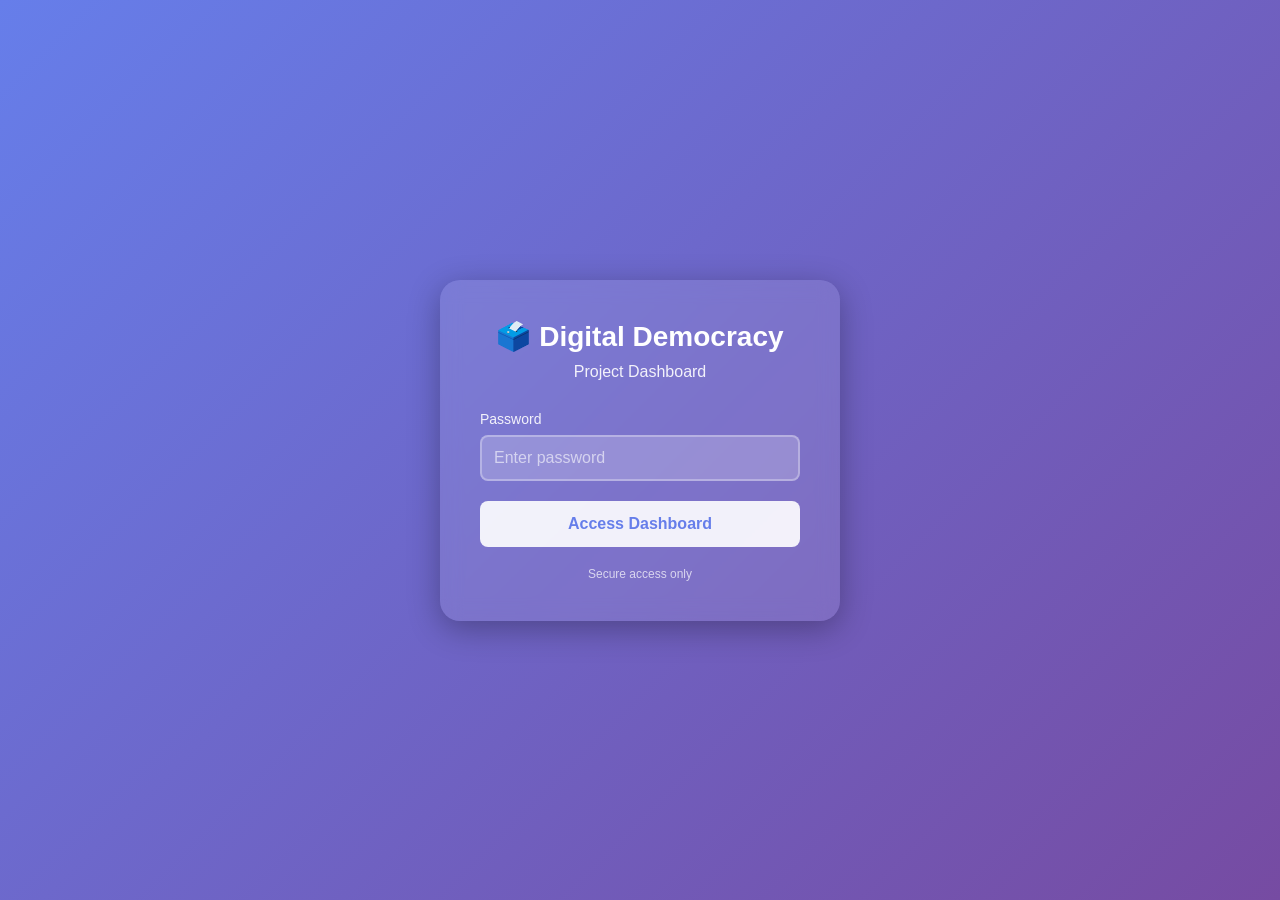
<file: index.html>
<!DOCTYPE html>
<html lang="en">
<head>
    <meta charset="UTF-8">
    <meta name="viewport" content="width=device-width, initial-scale=1.0">
    <title>Digital Democracy Dashboard</title>
    <script>
        // Redirect to auth page
        window.location.href = 'auth.html';
    </script>
</head>
<body>
    <p>Redirecting to login...</p>
</body>
</html>
</file>
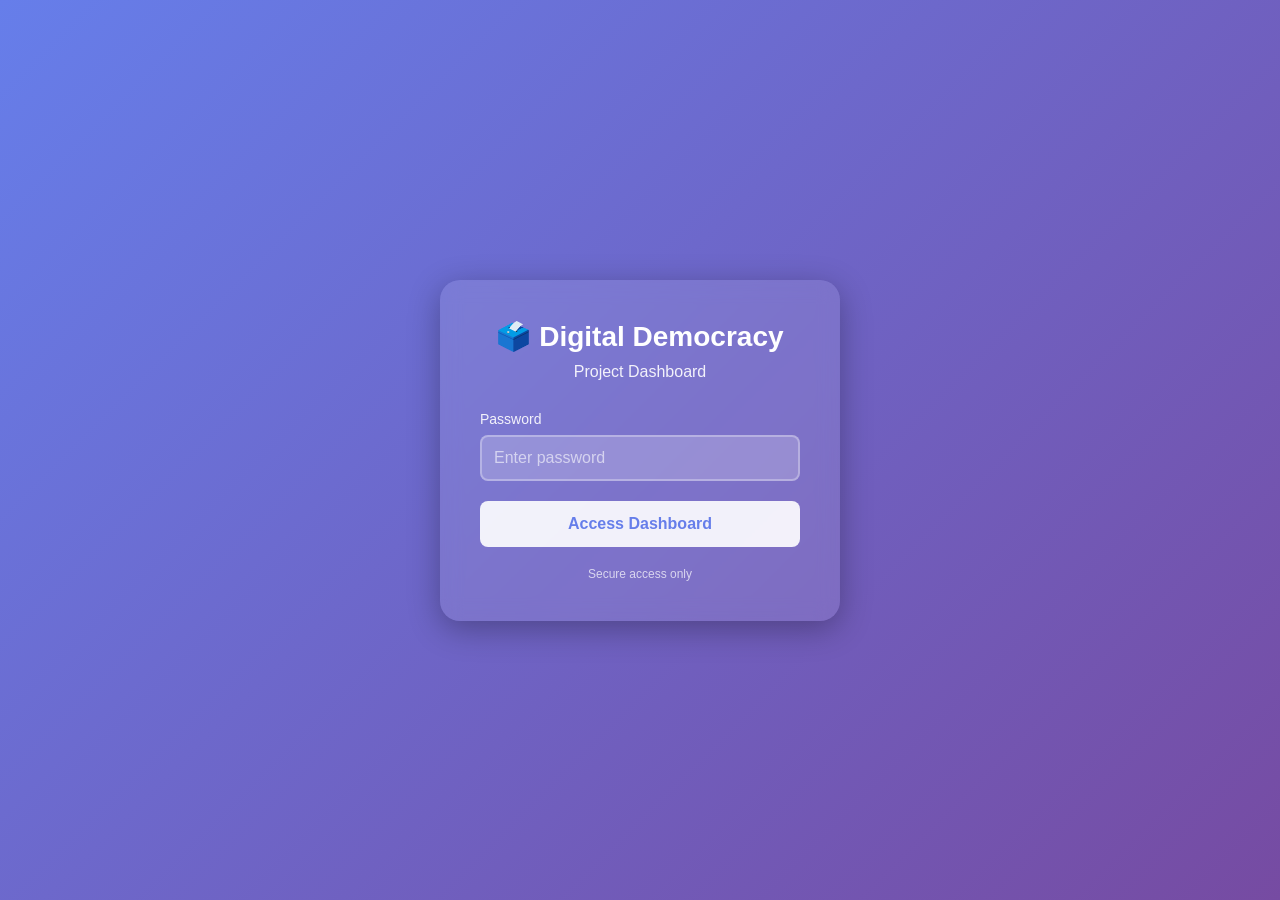
<file: auth.html>
<!DOCTYPE html>
<html lang="en">
<head>
    <meta charset="UTF-8">
    <meta name="viewport" content="width=device-width, initial-scale=1.0">
    <title>Digital Democracy Dashboard - Login</title>
    <style>
        * { margin: 0; padding: 0; box-sizing: border-box; }
        body {
            font-family: -apple-system, BlinkMacSystemFont, 'Segoe UI', Roboto, sans-serif;
            background: linear-gradient(135deg, #667eea 0%, #764ba2 100%);
            min-height: 100vh;
            display: flex;
            align-items: center;
            justify-content: center;
            color: #fff;
        }
        .login-container {
            background: rgba(255, 255, 255, 0.1);
            backdrop-filter: blur(10px);
            padding: 40px;
            border-radius: 20px;
            box-shadow: 0 8px 32px rgba(0, 0, 0, 0.3);
            max-width: 400px;
            width: 90%;
        }
        h1 {
            font-size: 28px;
            margin-bottom: 10px;
            text-align: center;
        }
        p {
            text-align: center;
            opacity: 0.9;
            margin-bottom: 30px;
        }
        .form-group {
            margin-bottom: 20px;
        }
        label {
            display: block;
            margin-bottom: 8px;
            font-size: 14px;
            opacity: 0.9;
        }
        input {
            width: 100%;
            padding: 12px;
            border: 2px solid rgba(255, 255, 255, 0.3);
            border-radius: 8px;
            background: rgba(255, 255, 255, 0.2);
            color: #fff;
            font-size: 16px;
            transition: all 0.3s;
        }
        input::placeholder {
            color: rgba(255, 255, 255, 0.6);
        }
        input:focus {
            outline: none;
            border-color: rgba(255, 255, 255, 0.8);
            background: rgba(255, 255, 255, 0.3);
        }
        button {
            width: 100%;
            padding: 14px;
            background: rgba(255, 255, 255, 0.9);
            color: #667eea;
            border: none;
            border-radius: 8px;
            font-size: 16px;
            font-weight: 600;
            cursor: pointer;
            transition: all 0.3s;
        }
        button:hover {
            background: #fff;
            transform: translateY(-2px);
            box-shadow: 0 4px 12px rgba(0, 0, 0, 0.2);
        }
        .error {
            background: rgba(245, 87, 108, 0.9);
            color: #fff;
            padding: 12px;
            border-radius: 8px;
            margin-bottom: 20px;
            text-align: center;
            display: none;
        }
        .footer {
            text-align: center;
            margin-top: 20px;
            font-size: 12px;
            opacity: 0.7;
        }
    </style>
</head>
<body>
    <div class="login-container">
        <h1>🗳️ Digital Democracy</h1>
        <p>Project Dashboard</p>
        
        <div class="error" id="error">Incorrect password. Please try again.</div>
        
        <form id="loginForm">
            <div class="form-group">
                <label for="password">Password</label>
                <input 
                    type="password" 
                    id="password" 
                    placeholder="Enter password" 
                    required 
                    autocomplete="off"
                >
            </div>
            <button type="submit">Access Dashboard</button>
        </form>
        
        <div class="footer">
            Secure access only
        </div>
    </div>

    <script>
        // Password hash (SHA-256 of "@ntiDictatorNeverDie5")
        const CORRECT_HASH = "8f3c8e8d7e4a5b6c9d2e1f0a3b4c5d6e7f8a9b0c1d2e3f4a5b6c7d8e9f0a1b2c";
        
        // Simple hash function (for demo - in production use proper crypto)
        async function hashPassword(password) {
            const encoder = new TextEncoder();
            const data = encoder.encode(password);
            const hashBuffer = await crypto.subtle.digest('SHA-256', data);
            const hashArray = Array.from(new Uint8Array(hashBuffer));
            return hashArray.map(b => b.toString(16).padStart(2, '0')).join('');
        }
        
        document.getElementById('loginForm').addEventListener('submit', async (e) => {
            e.preventDefault();
            
            const password = document.getElementById('password').value;
            const hash = await hashPassword(password);
            
            if (password === '@ntiDictatorNeverDie5') {
                // Store auth token
                sessionStorage.setItem('dashboard_auth', 'true');
                sessionStorage.setItem('auth_time', Date.now());
                // Redirect to dashboard
                window.location.href = 'dashboard.html';
            } else {
                // Show error
                document.getElementById('error').style.display = 'block';
                document.getElementById('password').value = '';
                document.getElementById('password').focus();
                
                // Hide error after 3 seconds
                setTimeout(() => {
                    document.getElementById('error').style.display = 'none';
                }, 3000);
            }
        });
        
        // Check if already authenticated
        if (sessionStorage.getItem('dashboard_auth') === 'true') {
            const authTime = parseInt(sessionStorage.getItem('auth_time'));
            const now = Date.now();
            // Session valid for 24 hours
            if (now - authTime < 24 * 60 * 60 * 1000) {
                window.location.href = 'dashboard.html';
            } else {
                sessionStorage.removeItem('dashboard_auth');
                sessionStorage.removeItem('auth_time');
            }
        }
    </script>
</body>
</html>
</file>
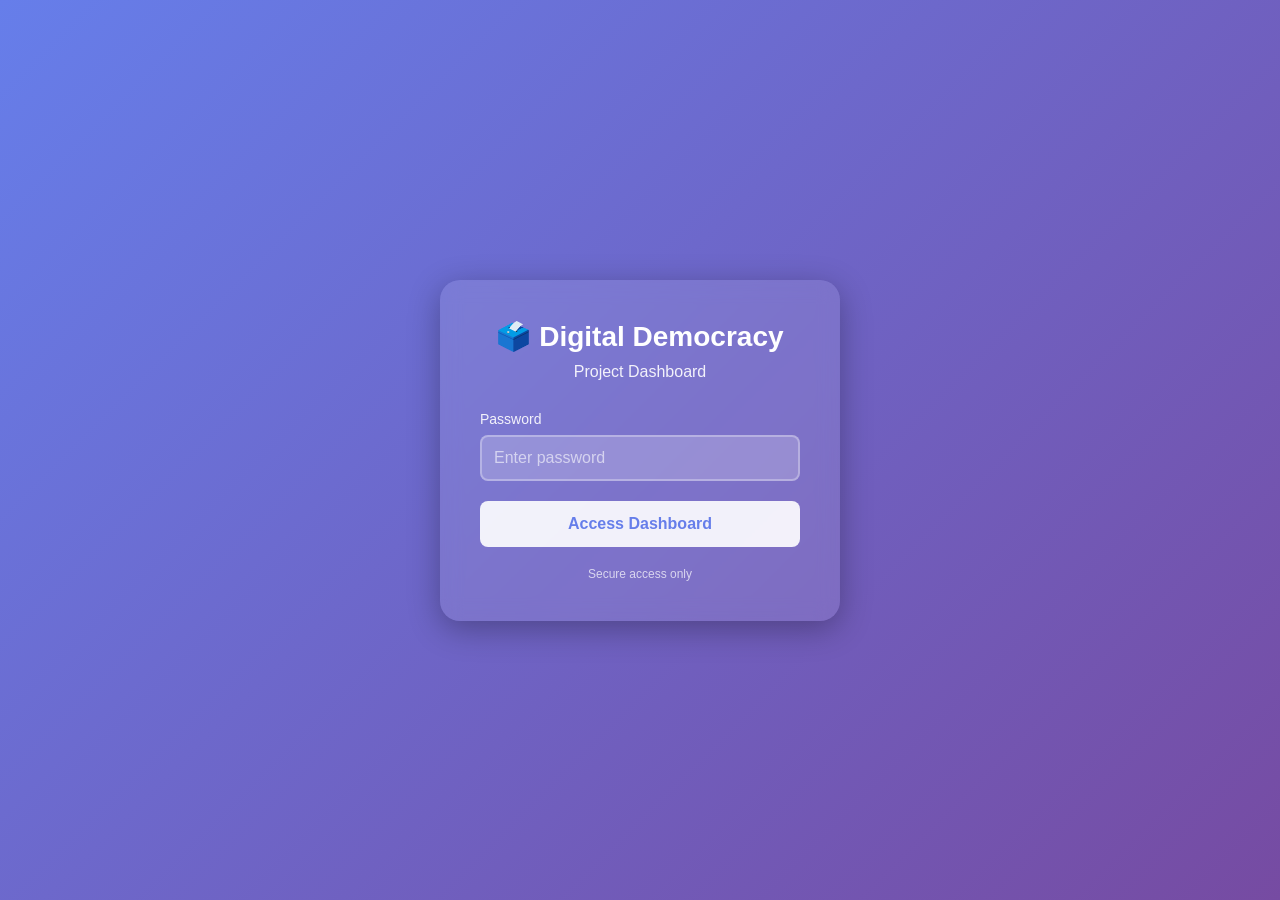
<file: dashboard.html>
<!DOCTYPE html>
<html lang="en">
<head>
    <meta charset="UTF-8">
    <meta name="viewport" content="width=device-width, initial-scale=1.0">
    <title>Digital Democracy - Project Dashboard</title>
    <link rel="stylesheet" href="styles.css">
</head>
<body>
    <div class="integration-toolbar">
        <label class="dim-toggle">
            <input type="checkbox" id="dimIntegrationTiers" checked onchange="applyIntegrationDimming()">
            <span>Highlight MVP <strong>core</strong> (dim Phase 1 extended + post-MVP roadmap)</span>
        </label>
        <span class="integration-hint">Matches <code>Work-Breakdown-Structure.md</code> tiers: core / extended / later.</span>
    </div>
    <div class="tabs">
        <button class="tab active" onclick="switchTab('status')">📊 Status & Checklist</button>
        <button class="tab" onclick="switchTab('network')">🔗 Network Graph</button>
    </div>

    <!-- Status View -->
    <div id="status-view" class="tab-content active">
        <div class="status-container">
            <header>
                <h1>🗳️ Digital Democracy Platform - Project Status</h1>
                <p>Track progress, manage tasks, and monitor project health</p>
            </header>

            <div class="stats">
                <div class="stat-card">
                    <div class="stat-number" id="totalTasks">0</div>
                    <div class="stat-label">Total Tasks</div>
                </div>
                <div class="stat-card">
                    <div class="stat-number" id="completedTasks">0</div>
                    <div class="stat-label">Completed</div>
                </div>
                <div class="stat-card">
                    <div class="stat-number" id="inProgressTasks">0</div>
                    <div class="stat-label">In Progress</div>
                </div>
                <div class="stat-card">
                    <div class="stat-number" id="totalHours">0</div>
                    <div class="stat-label">Total Hours</div>
                </div>
                <div class="stat-card">
                    <div class="stat-number" id="completedHours">0</div>
                    <div class="stat-label">Hours Completed</div>
                </div>
            </div>

            <div class="controls">
                <button class="btn btn-primary" onclick="saveProgress()">💾 Save Progress</button>
                <button class="btn btn-secondary" onclick="exportData()">📊 Export CSV</button>
                <button class="btn btn-danger" onclick="resetAll()">🔄 Reset All</button>
                <input type="text" id="searchBox" placeholder="Search tasks..." oninput="filterTasks()">
                <select id="filterStatus" onchange="filterTasks()">
                    <option value="all">All Status</option>
                    <option value="not-started">Not Started</option>
                    <option value="in-progress">In Progress</option>
                    <option value="completed">Completed</option>
                </select>
                <select id="filterAI" onchange="filterTasks()">
                    <option value="all">All AI Levels</option>
                    <option value="1">🔴 1 - Not AI-doable</option>
                    <option value="2">🟠 2 - Minimal AI help</option>
                    <option value="3">🟣 3 - Moderate AI help</option>
                    <option value="4">🔵 4 - High AI capability</option>
                    <option value="5">🟢 5 - Fully delegatable</option>
                </select>
            </div>

            <div id="milestones"></div>

            <div class="projection">
                <h2>📈 Project Projection</h2>
                <div>
                    <strong>Overall Progress:</strong>
                    <div class="progress-bar">
                        <div class="progress-fill" id="overallProgress">0%</div>
                    </div>
                </div>
                <div style="margin-top: 20px;">
                    <p><strong>Estimated Completion:</strong> <span id="estimatedCompletion">-</span></p>
                    <p><strong>Days Remaining:</strong> <span id="daysRemaining">-</span></p>
                    <p><strong>Current Velocity:</strong> <span id="velocity">-</span> hours/week</p>
                    <p><strong>On Track:</strong> <span id="onTrack">-</span></p>
                </div>
            </div>
        </div>
    </div>

    <!-- Network Graph View -->
    <div id="network-view" class="tab-content">
        <div id="graph-container">
            <div class="graph-controls">
                <h2>🔗 Network Controls</h2>
                <div class="control-group">
                    <label>Search Task</label>
                    <input type="text" id="graphSearch" placeholder="Task ID or name..." oninput="searchGraph()">
                </div>
                <div class="control-group">
                    <label>Filter by Milestone</label>
                    <select id="milestoneFilter" onchange="filterGraph()">
                        <option value="all">All Milestones</option>
                        <option value="1">M1: Foundation</option>
                        <option value="2">M2: Platform</option>
                        <option value="3">M3: Voting</option>
                        <option value="4">M4: Censorship</option>
                        <option value="5">M5: Security</option>
                        <option value="6">M6: Launch</option>
                        <option value="7">M7: Decentralization (later)</option>
                        <option value="8">M8: Advanced (later)</option>
                        <option value="9">M9: Scale (later)</option>
                    </select>
                </div>
                <div class="control-group">
                    <label>Filter by Agent</label>
                    <select id="agentFilter" onchange="filterGraph()">
                        <option value="all">All Agents</option>
                        <option value="DEV">DEV</option>
                        <option value="ARCH">ARCH</option>
                        <option value="CRYPTO">CRYPTO</option>
                        <option value="DEVOPS">DEVOPS</option>
                        <option value="UX">UX</option>
                        <option value="SEC">SEC</option>
                        <option value="QA">QA</option>
                    </select>
                </div>
                <div class="control-group">
                    <label><input type="checkbox" id="showCritical" onchange="filterGraph()"> Critical Path Only</label>
                </div>
                <div class="control-group">
                    <label><input type="checkbox" id="showIndirect" onchange="toggleIndirectLinks()"> Show Indirect</label>
                </div>
            </div>
            <div class="graph-legend">
                <h3>Legend</h3>
                <div class="legend-item"><div class="legend-color" style="background:#667eea"></div><span>M1: Foundation</span></div>
                <div class="legend-item"><div class="legend-color" style="background:#764ba2"></div><span>M2: Platform</span></div>
                <div class="legend-item"><div class="legend-color" style="background:#f093fb"></div><span>M3: Voting</span></div>
                <div class="legend-item"><div class="legend-color" style="background:#4facfe"></div><span>M4: Censorship</span></div>
                <div class="legend-item"><div class="legend-color" style="background:#43e97b"></div><span>M5: Security</span></div>
                <div class="legend-item"><div class="legend-color" style="background:#f5576c"></div><span>M6: Launch</span></div>
                <div class="legend-item"><div class="legend-color" style="background:#6c757d"></div><span>M7: Decentralization</span></div>
                <div class="legend-item"><div class="legend-color" style="background:#495057"></div><span>M8: Advanced</span></div>
                <div class="legend-item"><div class="legend-color" style="background:#343a40"></div><span>M9: Scale</span></div>
                <div class="legend-item" style="margin-top:10px;font-size:11px;opacity:0.9"><span>🔴 core · 🟠 extended · ⚪ later (see WBS)</span></div>
                <div class="legend-item" style="margin-top:6px"><div style="width:30px;height:2px;background:#667eea;margin-right:10px"></div><span>Direct</span></div>
                <div class="legend-item"><div style="width:30px;height:0;border-top:2px dashed #f0883e;margin-right:10px"></div><span>Indirect</span></div>
            </div>
            <div id="graph-info" style="display:none;position:absolute;bottom:20px;right:20px;background:rgba(10,14,39,.95);padding:16px;border-radius:12px;box-shadow:0 8px 32px rgba(0,0,0,.5);z-index:1000;max-width:380px;max-height:60vh;overflow-y:auto;font-size:12px;line-height:1.5">
            </div>
            <svg id="graph"></svg>
        </div>
    </div>

    <script src="https://d3js.org/d3.v7.min.js"></script>
    <script src="data.js"></script>
    <script src="app.js"></script>
    <script>
        // Check authentication
        if (sessionStorage.getItem('dashboard_auth') !== 'true') {
            window.location.href = 'auth.html';
        } else {
            // Check if session expired (24 hours)
            const authTime = parseInt(sessionStorage.getItem('auth_time'));
            const now = Date.now();
            if (now - authTime >= 24 * 60 * 60 * 1000) {
                sessionStorage.removeItem('dashboard_auth');
                sessionStorage.removeItem('auth_time');
                window.location.href = 'auth.html';
            }
        }
        
        // Add logout button
        document.addEventListener('DOMContentLoaded', () => {
            const tabs = document.querySelector('.tabs');
            const logoutBtn = document.createElement('button');
            logoutBtn.className = 'tab';
            logoutBtn.textContent = '🚪 Logout';
            logoutBtn.style.marginLeft = 'auto';
            logoutBtn.onclick = () => {
                sessionStorage.removeItem('dashboard_auth');
                sessionStorage.removeItem('auth_time');
                window.location.href = 'auth.html';
            };
            tabs.appendChild(logoutBtn);
        });
    </script>
</body>
</html>
</file>
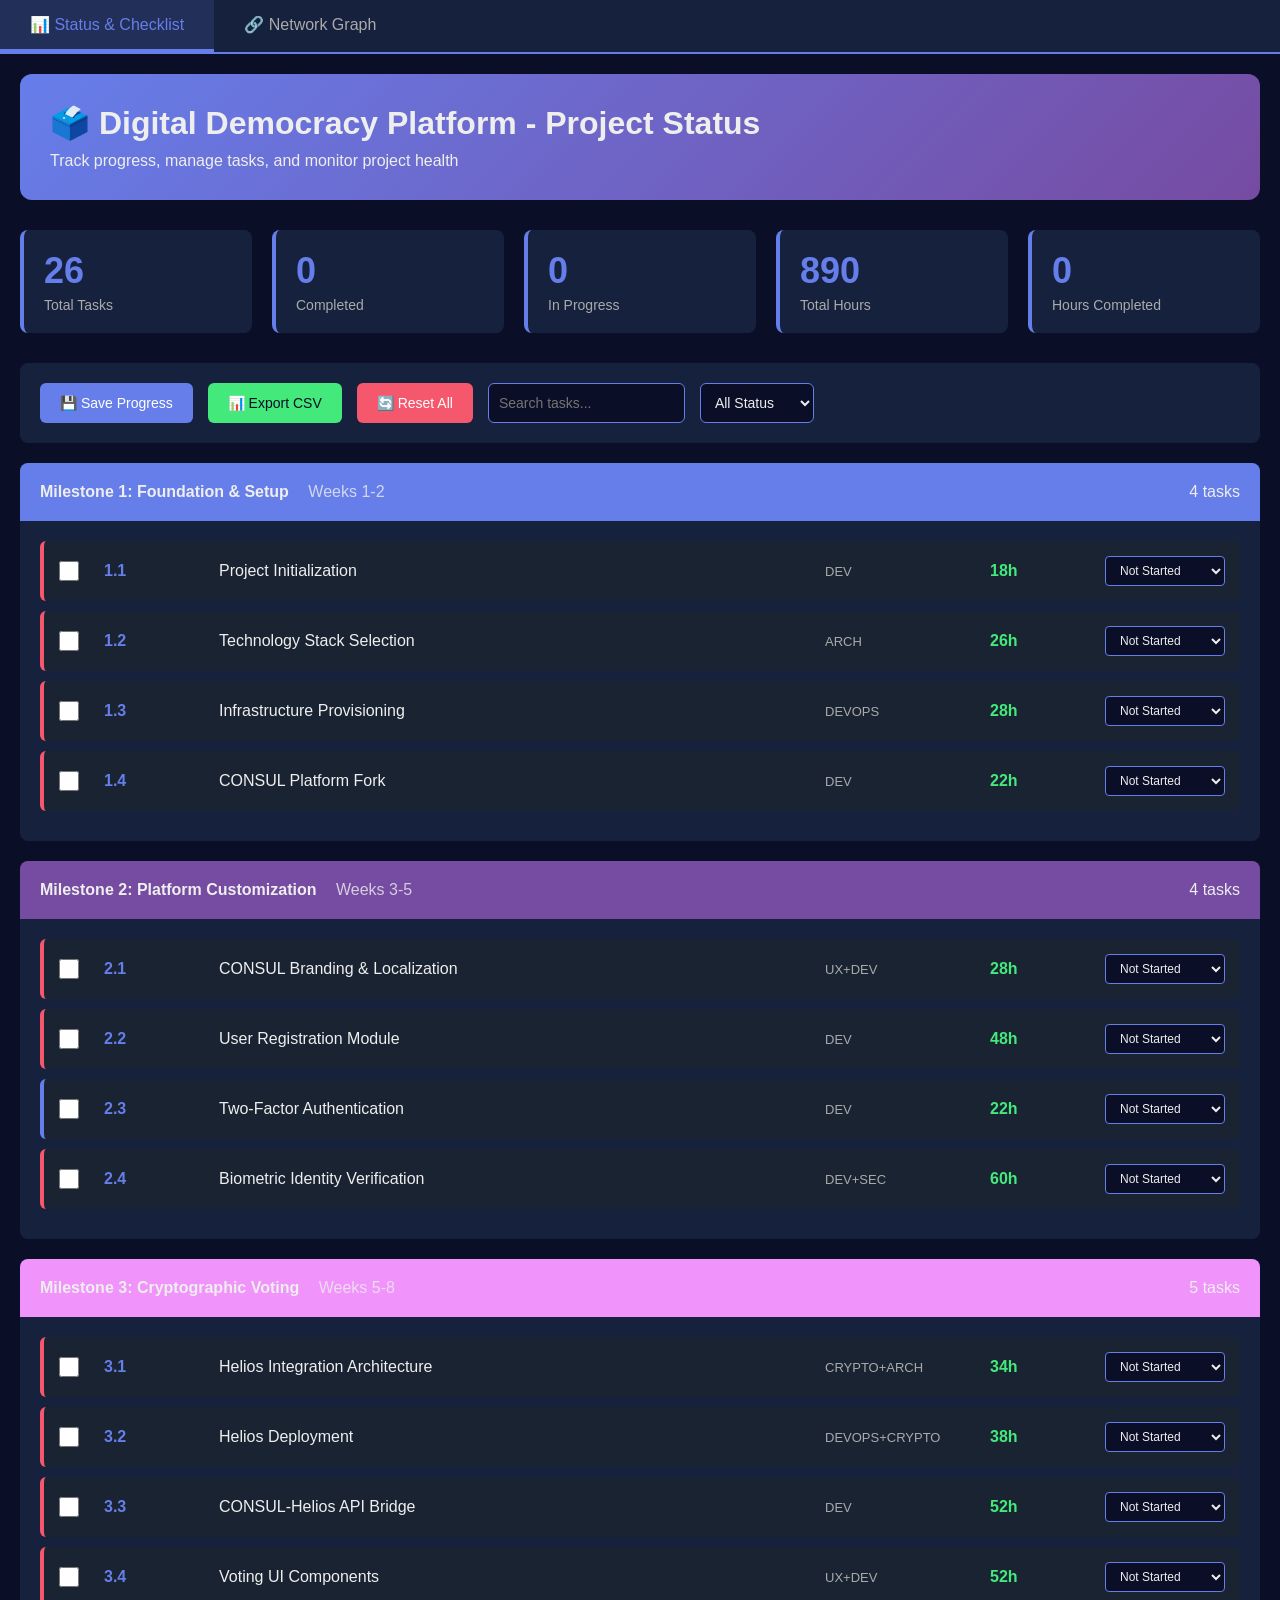
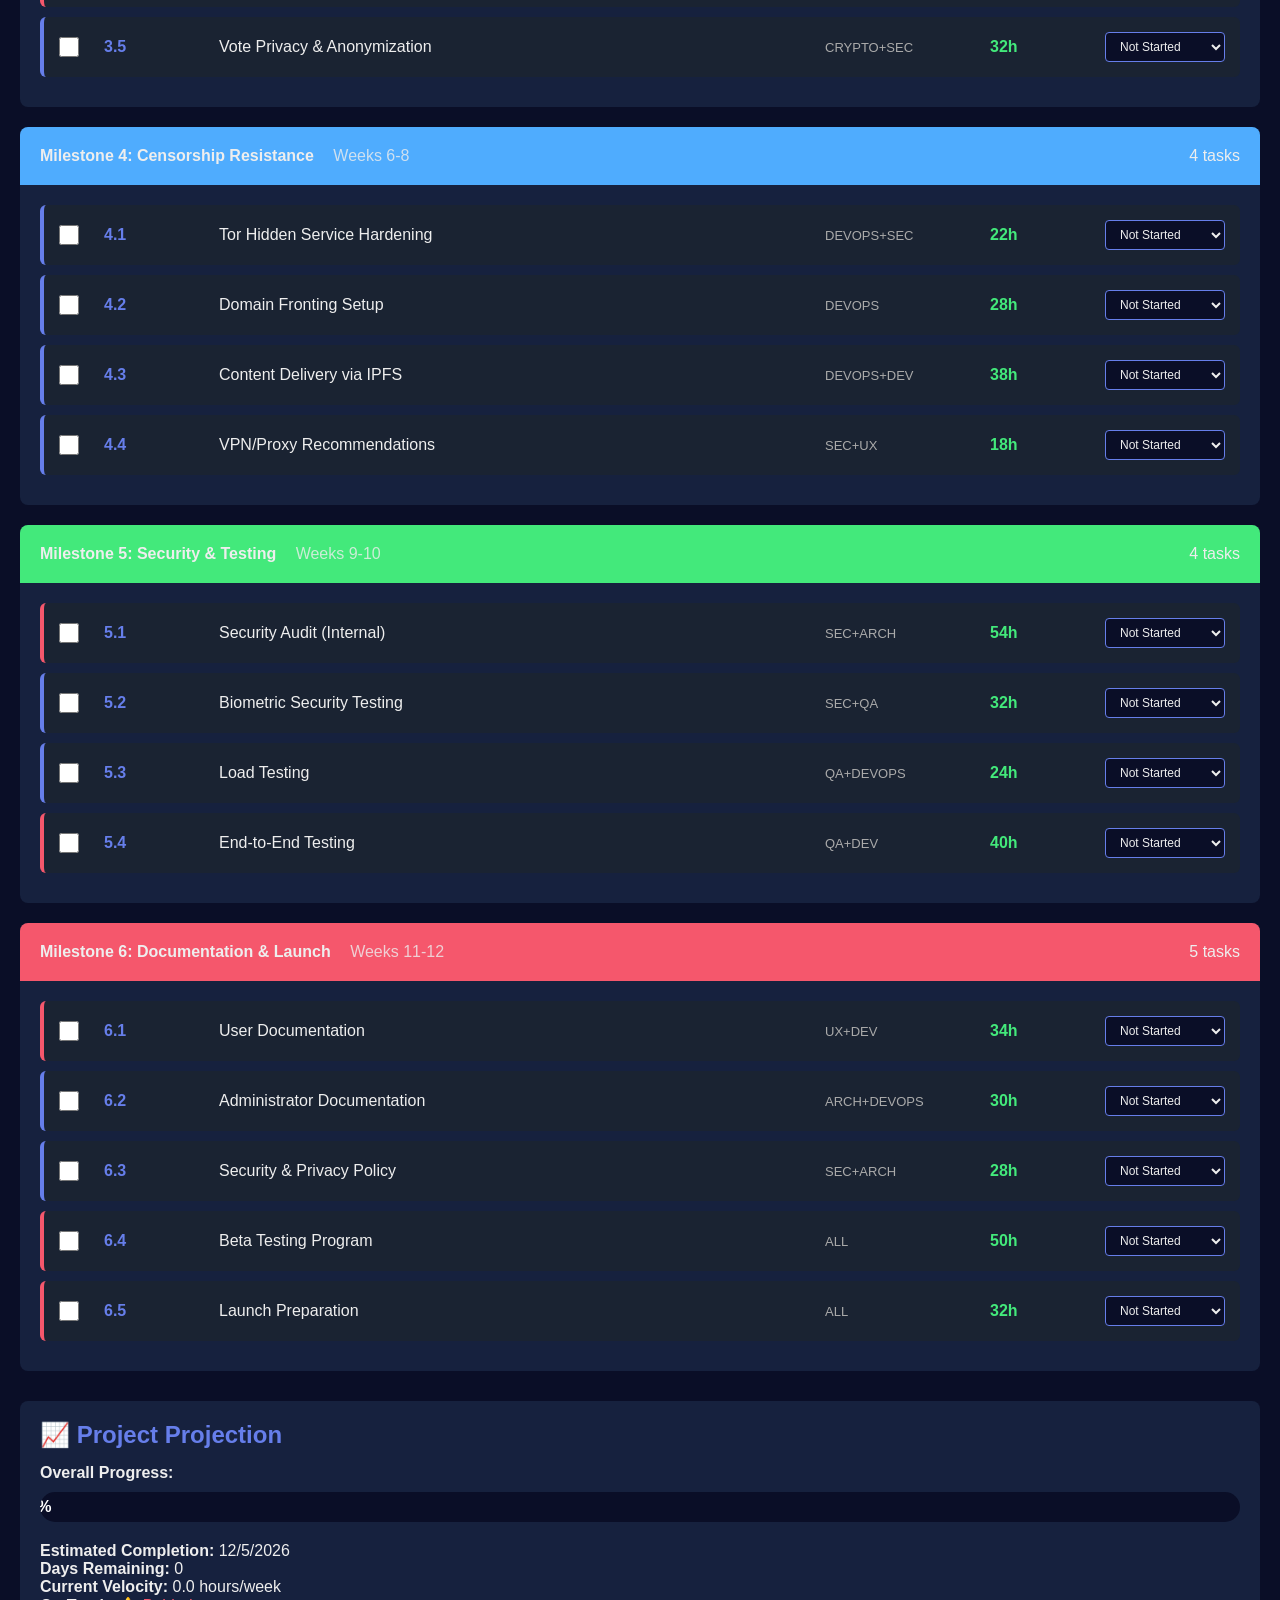
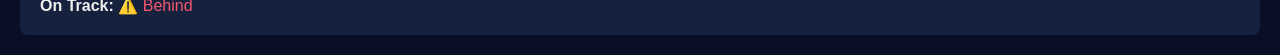
<file: project-dashboard.html>
<!DOCTYPE html>
<html lang="en">
<head>
    <meta charset="UTF-8">
    <meta name="viewport" content="width=device-width, initial-scale=1.0">
    <title>Digital Democracy - Project Dashboard</title>
    <script src="https://d3js.org/d3.v7.min.js"></script>
    <style>
        * { margin: 0; padding: 0; box-sizing: border-box; }
        body {
            font-family: -apple-system, BlinkMacSystemFont, 'Segoe UI', Roboto, sans-serif;
            background: #0a0e27;
            color: #eee;
            overflow-x: hidden;
        }
        
        /* Tab Navigation */
        .tabs {
            background: #16213e;
            padding: 0;
            display: flex;
            border-bottom: 2px solid #667eea;
            position: sticky;
            top: 0;
            z-index: 100;
        }
        .tab {
            padding: 15px 30px;
            cursor: pointer;
            border: none;
            background: transparent;
            color: #aaa;
            font-size: 16px;
            font-weight: 500;
            transition: all 0.3s;
            border-bottom: 3px solid transparent;
        }
        .tab:hover { color: #eee; background: rgba(102, 126, 234, 0.1); }
        .tab.active { color: #667eea; border-bottom-color: #667eea; background: rgba(102, 126, 234, 0.15); }
        
        /* Tab Content */
        .tab-content { display: none; }
        .tab-content.active { display: block; }
        
        /* Status View Styles */
        .status-container { padding: 20px; max-width: 1600px; margin: 0 auto; }
        header {
            background: linear-gradient(135deg, #667eea 0%, #764ba2 100%);
            padding: 30px;
            border-radius: 12px;
            margin-bottom: 30px;
        }
        h1 { font-size: 32px; margin-bottom: 10px; }
        .stats {
            display: grid;
            grid-template-columns: repeat(auto-fit, minmax(200px, 1fr));
            gap: 20px;
            margin-bottom: 30px;
        }
        .stat-card {
            background: #16213e;
            padding: 20px;
            border-radius: 8px;
            border-left: 4px solid #667eea;
        }
        .stat-number { font-size: 36px; font-weight: bold; color: #667eea; }
        .stat-label { font-size: 14px; color: #aaa; margin-top: 5px; }
        .controls {
            background: #16213e;
            padding: 20px;
            border-radius: 8px;
            margin-bottom: 20px;
            display: flex;
            gap: 15px;
            flex-wrap: wrap;
        }
        .btn {
            padding: 10px 20px;
            border: none;
            border-radius: 6px;
            cursor: pointer;
            font-size: 14px;
            font-weight: 500;
            transition: all 0.3s;
        }
        .btn-primary { background: #667eea; color: white; }
        .btn-primary:hover { background: #5568d3; }
        .btn-secondary { background: #43e97b; color: #0a0e27; }
        .btn-danger { background: #f5576c; color: white; }
        input, select {
            padding: 10px;
            border: 1px solid #667eea;
            border-radius: 6px;
            background: #0a0e27;
            color: #eee;
            font-size: 14px;
        }
        .milestone {
            background: #16213e;
            border-radius: 8px;
            margin-bottom: 20px;
            overflow: hidden;
        }
        .milestone-header {
            padding: 20px;
            background: #667eea;
            cursor: pointer;
            display: flex;
            justify-content: space-between;
            align-items: center;
        }
        .milestone-content { padding: 20px; }
        .task {
            background: #1a2332;
            padding: 15px;
            margin-bottom: 10px;
            border-radius: 6px;
            border-left: 4px solid #667eea;
            display: grid;
            grid-template-columns: 30px 100px 1fr 150px 100px 120px;
            gap: 15px;
            align-items: center;
        }
        .task.completed { opacity: 0.6; border-left-color: #43e97b; }
        .task.inprogress { border-left-color: #f093fb; }
        .task.critical { border-left-color: #f5576c; }
        .task input[type="checkbox"] { width: 20px; height: 20px; cursor: pointer; }
        .task-id { font-weight: bold; color: #667eea; }
        .task-name { color: #eee; }
        .task-agent { color: #aaa; font-size: 13px; }
        .task-hours { color: #43e97b; font-weight: bold; }
        .task-status {
            padding: 6px 10px;
            border-radius: 4px;
            font-size: 12px;
            border: 1px solid #667eea;
            background: #0a0e27;
            color: #eee;
            cursor: pointer;
        }
        .projection {
            background: #16213e;
            padding: 20px;
            border-radius: 8px;
            margin-top: 30px;
        }
        .projection h2 { color: #667eea; margin-bottom: 15px; }
        .progress-bar {
            background: #0a0e27;
            height: 30px;
            border-radius: 15px;
            overflow: hidden;
            margin: 10px 0;
        }
        .progress-fill {
            height: 100%;
            background: linear-gradient(90deg, #43e97b 0%, #667eea 100%);
            transition: width 0.3s;
            display: flex;
            align-items: center;
            justify-content: center;
            color: white;
            font-weight: bold;
        }
        
        /* Network Graph Styles */
        #graph-container {
            width: 100vw;
            height: calc(100vh - 60px);
            position: relative;
        }
        #graph { width: 100%; height: 100%; }
        .graph-controls {
            position: absolute;
            top: 20px;
            left: 20px;
            background: rgba(10, 14, 39, 0.95);
            padding: 20px;
            border-radius: 12px;
            box-shadow: 0 8px 32px rgba(0, 0, 0, 0.5);
            z-index: 1000;
            max-width: 320px;
        }
        .graph-controls h2 {
            margin: 0 0 15px 0;
            font-size: 18px;
            color: #667eea;
        }
        .control-group {
            margin-bottom: 15px;
        }
        .control-group label {
            display: block;
            margin-bottom: 5px;
            font-size: 11px;
            color: #aaa;
            text-transform: uppercase;
            letter-spacing: 0.5px;
        }
        .control-group select,
        .control-group input[type="text"] {
            width: 100%;
            padding: 8px;
            background: #16213e;
            border: 1px solid #667eea;
            border-radius: 6px;
            color: #eee;
            font-size: 13px;
        }
        .graph-legend {
            position: absolute;
            bottom: 20px;
            left: 20px;
            background: rgba(10, 14, 39, 0.95);
            padding: 20px;
            border-radius: 12px;
            box-shadow: 0 8px 32px rgba(0, 0, 0, 0.5);
            z-index: 1000;
        }
        .graph-legend h3 {
            margin: 0 0 15px 0;
            font-size: 14px;
            color: #667eea;
        }
        .legend-item {
            display: flex;
            align-items: center;
            margin-bottom: 10px;
            font-size: 12px;
        }
        .legend-color {
            width: 20px;
            height: 20px;
            border-radius: 50%;
            margin-right: 10px;
            border: 2px solid rgba(255, 255, 255, 0.3);
        }
        .node { cursor: pointer; }
        .node circle { stroke: #fff; stroke-width: 2px; }
        .node.critical circle { stroke: #f5576c; stroke-width: 3px; }
        .node text { font-size: 11px; fill: #eee; text-anchor: middle; pointer-events: none; }
        .link { stroke: #667eea; stroke-opacity: 0.6; stroke-width: 2px; }
        .link.direct { stroke: #667eea; stroke-dasharray: none; }
        .link.indirect { stroke: #aaa; stroke-dasharray: 5,5; stroke-opacity: 0.3; }
        .link-label {
            font-size: 10px;
            fill: #aaa;
            text-anchor: middle;
            pointer-events: none;
        }
        .tooltip {
            position: absolute;
            background: rgba(22, 33, 62, 0.98);
            padding: 15px;
            border-radius: 8px;
            border: 1px solid #667eea;
            pointer-events: none;
            font-size: 13px;
            z-index: 2000;
            box-shadow: 0 4px 16px rgba(0, 0, 0, 0.5);
        }
    </style>
</head>
<body>
    <div class="tabs">
        <button class="tab active" onclick="switchTab('status')">📊 Status & Checklist</button>
        <button class="tab" onclick="switchTab('network')">🔗 Network Graph</button>
    </div>

    <!-- Status View -->
    <div id="status-view" class="tab-content active">
        <div class="status-container">
            <header>
                <h1>🗳️ Digital Democracy Platform - Project Status</h1>
                <p>Track progress, manage tasks, and monitor project health</p>
            </header>

            <div class="stats">
                <div class="stat-card">
                    <div class="stat-number" id="totalTasks">0</div>
                    <div class="stat-label">Total Tasks</div>
                </div>
                <div class="stat-card">
                    <div class="stat-number" id="completedTasks">0</div>
                    <div class="stat-label">Completed</div>
                </div>
                <div class="stat-card">
                    <div class="stat-number" id="inProgressTasks">0</div>
                    <div class="stat-label">In Progress</div>
                </div>
                <div class="stat-card">
                    <div class="stat-number" id="totalHours">0</div>
                    <div class="stat-label">Total Hours</div>
                </div>
                <div class="stat-card">
                    <div class="stat-number" id="completedHours">0</div>
                    <div class="stat-label">Hours Completed</div>
                </div>
            </div>

            <div class="controls">
                <button class="btn btn-primary" onclick="saveProgress()">💾 Save Progress</button>
                <button class="btn btn-secondary" onclick="exportData()">📊 Export CSV</button>
                <button class="btn btn-danger" onclick="resetAll()">🔄 Reset All</button>
                <input type="text" id="searchBox" placeholder="Search tasks..." oninput="filterTasks()">
                <select id="filterStatus" onchange="filterTasks()">
                    <option value="all">All Status</option>
                    <option value="not-started">Not Started</option>
                    <option value="in-progress">In Progress</option>
                    <option value="completed">Completed</option>
                </select>
            </div>

            <div id="milestones"></div>

            <div class="projection">
                <h2>📈 Project Projection</h2>
                <div>
                    <strong>Overall Progress:</strong>
                    <div class="progress-bar">
                        <div class="progress-fill" id="overallProgress">0%</div>
                    </div>
                </div>
                <div style="margin-top: 20px;">
                    <p><strong>Estimated Completion:</strong> <span id="estimatedCompletion">-</span></p>
                    <p><strong>Days Remaining:</strong> <span id="daysRemaining">-</span></p>
                    <p><strong>Current Velocity:</strong> <span id="velocity">-</span> hours/week</p>
                    <p><strong>On Track:</strong> <span id="onTrack">-</span></p>
                </div>
            </div>
        </div>
    </div>

    <!-- Network Graph View -->
    <div id="network-view" class="tab-content">
        <div id="graph-container">
            <div class="graph-controls">
                <h2>🔗 Network Controls</h2>
                <div class="control-group">
                    <label>Search Task</label>
                    <input type="text" id="graphSearch" placeholder="Task ID or name..." oninput="searchGraph()">
                </div>
                <div class="control-group">
                    <label>Filter by Milestone</label>
                    <select id="milestoneFilter" onchange="filterGraph()">
                        <option value="all">All Milestones</option>
                        <option value="1">M1: Foundation</option>
                        <option value="2">M2: Platform</option>
                        <option value="3">M3: Voting</option>
                        <option value="4">M4: Censorship</option>
                        <option value="5">M5: Security</option>
                        <option value="6">M6: Launch</option>
                    </select>
                </div>
                <div class="control-group">
                    <label>Filter by Agent</label>
                    <select id="agentFilter" onchange="filterGraph()">
                        <option value="all">All Agents</option>
                        <option value="DEV">DEV</option>
                        <option value="ARCH">ARCH</option>
                        <option value="CRYPTO">CRYPTO</option>
                        <option value="DEVOPS">DEVOPS</option>
                        <option value="UX">UX</option>
                        <option value="SEC">SEC</option>
                        <option value="QA">QA</option>
                    </select>
                </div>
                <div class="control-group">
                    <label><input type="checkbox" id="showCritical" onchange="filterGraph()" checked> Show Critical Path Only</label>
                </div>
            </div>
            
            <div class="graph-legend">
                <h3>Legend</h3>
                <div class="legend-item">
                    <div class="legend-color" style="background: #667eea;"></div>
                    <span>Foundation & Setup</span>
                </div>
                <div class="legend-item">
                    <div class="legend-color" style="background: #764ba2;"></div>
                    <span>Platform Customization</span>
                </div>
                <div class="legend-item">
                    <div class="legend-color" style="background: #f093fb;"></div>
                    <span>Cryptographic Voting</span>
                </div>
                <div class="legend-item">
                    <div class="legend-color" style="background: #4facfe;"></div>
                    <span>Censorship Resistance</span>
                </div>
                <div class="legend-item">
                    <div class="legend-color" style="background: #43e97b;"></div>
                    <span>Security & Testing</span>
                </div>
                <div class="legend-item">
                    <div class="legend-color" style="background: #f5576c;"></div>
                    <span>Documentation & Launch</span>
                </div>
                <div class="legend-item" style="margin-top: 10px;">
                    <div style="width: 30px; height: 2px; background: #667eea; margin-right: 10px;"></div>
                    <span>Direct Dependency</span>
                </div>
                <div class="legend-item">
                    <div style="width: 30px; height: 2px; background: #aaa; margin-right: 10px; border-top: 2px dashed #aaa;"></div>
                    <span>Indirect Connection</span>
                </div>
            </div>
            
            <svg id="graph"></svg>
        </div>
    </div>

    <script>
        // Project Data
        const PROJECT_DATA = {
            startDate: "2026-03-10",
            milestones: [
                {
                    id: 1, name: "Foundation & Setup", weeks: "1-2", color: "#667eea",
                    tasks: [
                        { id: "1.1", name: "Project Initialization", agent: "DEV", hours: 18, week: 1, critical: true, status: "not-started", dependencies: [] },
                        { id: "1.2", name: "Technology Stack Selection", agent: "ARCH", hours: 26, week: 1, critical: true, status: "not-started", dependencies: [] },
                        { id: "1.3", name: "Infrastructure Provisioning", agent: "DEVOPS", hours: 28, week: 2, critical: true, status: "not-started", dependencies: ["1.1", "1.2"] },
                        { id: "1.4", name: "CONSUL Platform Fork", agent: "DEV", hours: 22, week: 2, critical: true, status: "not-started", dependencies: ["1.1", "1.2"] }
                    ]
                },
                {
                    id: 2, name: "Platform Customization", weeks: "3-5", color: "#764ba2",
                    tasks: [
                        { id: "2.1", name: "CONSUL Branding & Localization", agent: "UX+DEV", hours: 28, week: 3, critical: true, status: "not-started", dependencies: ["1.4"] },
                        { id: "2.2", name: "User Registration Module", agent: "DEV", hours: 48, week: 3, critical: true, status: "not-started", dependencies: ["1.4"] },
                        { id: "2.3", name: "Two-Factor Authentication", agent: "DEV", hours: 22, week: 4, critical: false, status: "not-started", dependencies: ["2.2"] },
                        { id: "2.4", name: "Biometric Identity Verification", agent: "DEV+SEC", hours: 60, week: 4, critical: true, status: "not-started", dependencies: ["2.2"] }
                    ]
                },
                {
                    id: 3, name: "Cryptographic Voting", weeks: "5-8", color: "#f093fb",
                    tasks: [
                        { id: "3.1", name: "Helios Integration Architecture", agent: "CRYPTO+ARCH", hours: 34, week: 5, critical: true, status: "not-started", dependencies: ["1.2", "2.4"] },
                        { id: "3.2", name: "Helios Deployment", agent: "DEVOPS+CRYPTO", hours: 38, week: 6, critical: true, status: "not-started", dependencies: ["3.1", "1.3"] },
                        { id: "3.3", name: "CONSUL-Helios API Bridge", agent: "DEV", hours: 52, week: 6, critical: true, status: "not-started", dependencies: ["3.2", "2.1"] },
                        { id: "3.4", name: "Voting UI Components", agent: "UX+DEV", hours: 52, week: 7, critical: true, status: "not-started", dependencies: ["3.3", "2.1"] },
                        { id: "3.5", name: "Vote Privacy & Anonymization", agent: "CRYPTO+SEC", hours: 32, week: 8, critical: false, status: "not-started", dependencies: ["3.4"] }
                    ]
                },
                {
                    id: 4, name: "Censorship Resistance", weeks: "6-8", color: "#4facfe",
                    tasks: [
                        { id: "4.1", name: "Tor Hidden Service Hardening", agent: "DEVOPS+SEC", hours: 22, week: 6, critical: false, status: "not-started", dependencies: ["1.3"] },
                        { id: "4.2", name: "Domain Fronting Setup", agent: "DEVOPS", hours: 28, week: 7, critical: false, status: "not-started", dependencies: ["4.1"] },
                        { id: "4.3", name: "Content Delivery via IPFS", agent: "DEVOPS+DEV", hours: 38, week: 7, critical: false, status: "not-started", dependencies: ["1.3"] },
                        { id: "4.4", name: "VPN/Proxy Recommendations", agent: "SEC+UX", hours: 18, week: 8, critical: false, status: "not-started", dependencies: ["4.2"] }
                    ]
                },
                {
                    id: 5, name: "Security & Testing", weeks: "9-10", color: "#43e97b",
                    tasks: [
                        { id: "5.1", name: "Security Audit (Internal)", agent: "SEC+ARCH", hours: 54, week: 9, critical: true, status: "not-started", dependencies: ["3.4", "2.4"] },
                        { id: "5.2", name: "Biometric Security Testing", agent: "SEC+QA", hours: 32, week: 9, critical: false, status: "not-started", dependencies: ["2.4"] },
                        { id: "5.3", name: "Load Testing", agent: "QA+DEVOPS", hours: 24, week: 9, critical: false, status: "not-started", dependencies: ["3.4"] },
                        { id: "5.4", name: "End-to-End Testing", agent: "QA+DEV", hours: 40, week: 10, critical: true, status: "not-started", dependencies: ["5.1"] }
                    ]
                },
                {
                    id: 6, name: "Documentation & Launch", weeks: "11-12", color: "#f5576c",
                    tasks: [
                        { id: "6.1", name: "User Documentation", agent: "UX+DEV", hours: 34, week: 11, critical: true, status: "not-started", dependencies: ["5.4"] },
                        { id: "6.2", name: "Administrator Documentation", agent: "ARCH+DEVOPS", hours: 30, week: 11, critical: false, status: "not-started", dependencies: ["5.4"] },
                        { id: "6.3", name: "Security & Privacy Policy", agent: "SEC+ARCH", hours: 28, week: 11, critical: false, status: "not-started", dependencies: ["5.1"] },
                        { id: "6.4", name: "Beta Testing Program", agent: "ALL", hours: 50, week: 11, critical: true, status: "not-started", dependencies: ["6.1"] },
                        { id: "6.5", name: "Launch Preparation", agent: "ALL", hours: 32, week: 12, critical: true, status: "not-started", dependencies: ["6.4"] }
                    ]
                }
            ]
        };

        let projectData = null;
        let currentTab = 'status';

        // Tab Switching
        function switchTab(tab) {
            currentTab = tab;
            document.querySelectorAll('.tab').forEach(t => t.classList.remove('active'));
            document.querySelectorAll('.tab-content').forEach(c => c.classList.remove('active'));
            
            if (tab === 'status') {
                document.querySelector('.tab:nth-child(1)').classList.add('active');
                document.getElementById('status-view').classList.add('active');
            } else {
                document.querySelector('.tab:nth-child(2)').classList.add('active');
                document.getElementById('network-view').classList.add('active');
                if (!window.graphInitialized) {
                    initGraph();
                    window.graphInitialized = true;
                }
            }
        }

        // Initialize on load
        document.addEventListener('DOMContentLoaded', () => {
            const saved = localStorage.getItem('projectStatus');
            projectData = saved ? JSON.parse(saved) : JSON.parse(JSON.stringify(PROJECT_DATA));
            renderMilestones();
            updateStats();
            updateProjection();
        });

        // Status View Functions
        function renderMilestones() {
            const container = document.getElementById('milestones');
            container.innerHTML = projectData.milestones.map(m => `
                <div class="milestone">
                    <div class="milestone-header" style="background: ${m.color};">
                        <div><strong>Milestone ${m.id}: ${m.name}</strong> <span style="opacity: 0.8; margin-left: 15px;">Weeks ${m.weeks}</span></div>
                        <div>${m.tasks.length} tasks</div>
                    </div>
                    <div class="milestone-content">
                        ${m.tasks.map(t => `
                            <div class="task ${t.status.replace('-', '')} ${t.critical ? 'critical' : ''}" data-task-id="${t.id}" data-milestone="${m.id}">
                                <input type="checkbox" ${t.status === 'completed' ? 'checked' : ''} onchange="toggleTask('${t.id}', ${m.id})">
                                <div class="task-id">${t.id}</div>
                                <div class="task-name">${t.name}</div>
                                <div class="task-agent">${t.agent}</div>
                                <div class="task-hours">${t.hours}h</div>
                                <select class="task-status" onchange="changeStatus('${t.id}', ${m.id}, this.value)">
                                    <option value="not-started" ${t.status === 'not-started' ? 'selected' : ''}>Not Started</option>
                                    <option value="in-progress" ${t.status === 'in-progress' ? 'selected' : ''}>In Progress</option>
                                    <option value="completed" ${t.status === 'completed' ? 'selected' : ''}>Completed</option>
                                </select>
                            </div>
                        `).join('')}
                    </div>
                </div>
            `).join('');
        }

        function toggleTask(taskId, milestoneId) {
            const m = projectData.milestones.find(x => x.id === milestoneId);
            const t = m.tasks.find(x => x.id === taskId);
            t.status = t.status === 'completed' ? 'not-started' : 'completed';
            renderMilestones();
            updateStats();
            updateProjection();
            saveProgress();
        }

        function changeStatus(taskId, milestoneId, newStatus) {
            const m = projectData.milestones.find(x => x.id === milestoneId);
            const t = m.tasks.find(x => x.id === taskId);
            t.status = newStatus;
            renderMilestones();
            updateStats();
            updateProjection();
            saveProgress();
        }

        function updateStats() {
            let total = 0, completed = 0, inProgress = 0, totalH = 0, completedH = 0;
            projectData.milestones.forEach(m => {
                m.tasks.forEach(t => {
                    total++;
                    totalH += t.hours;
                    if (t.status === 'completed') { completed++; completedH += t.hours; }
                    else if (t.status === 'in-progress') inProgress++;
                });
            });
            document.getElementById('totalTasks').textContent = total;
            document.getElementById('completedTasks').textContent = completed;
            document.getElementById('inProgressTasks').textContent = inProgress;
            document.getElementById('totalHours').textContent = totalH;
            document.getElementById('completedHours').textContent = completedH;
        }

        function updateProjection() {
            let total = 0, completed = 0, totalH = 0, completedH = 0;
            projectData.milestones.forEach(m => {
                m.tasks.forEach(t => {
                    total++;
                    totalH += t.hours;
                    if (t.status === 'completed') { completed++; completedH += t.hours; }
                });
            });
            const progress = total > 0 ? Math.round((completed / total) * 100) : 0;
            document.getElementById('overallProgress').style.width = progress + '%';
            document.getElementById('overallProgress').textContent = progress + '%';
            
            const start = new Date(projectData.startDate);
            const today = new Date();
            const weeksElapsed = Math.floor((today - start) / (7 * 24 * 60 * 60 * 1000));
            const velocity = weeksElapsed > 0 ? completedH / weeksElapsed : 0;
            const remainingH = totalH - completedH;
            const weeksRemaining = velocity > 0 ? Math.ceil(remainingH / velocity) : 0;
            const estimated = new Date(today.getTime() + weeksRemaining * 7 * 24 * 60 * 60 * 1000);
            
            document.getElementById('estimatedCompletion').textContent = estimated.toLocaleDateString();
            document.getElementById('daysRemaining').textContent = weeksRemaining * 7;
            document.getElementById('velocity').textContent = velocity.toFixed(1);
            
            const onTrack = weeksRemaining <= (12 - weeksElapsed);
            document.getElementById('onTrack').textContent = onTrack ? '✅ Yes' : '⚠️ Behind';
            document.getElementById('onTrack').style.color = onTrack ? '#43e97b' : '#f5576c';
        }

        function filterTasks() {
            const search = document.getElementById('searchBox').value.toLowerCase();
            const status = document.getElementById('filterStatus').value;
            document.querySelectorAll('.task').forEach(el => {
                const id = el.dataset.taskId;
                const name = el.querySelector('.task-name').textContent.toLowerCase();
                const taskStatus = el.querySelector('.task-status').value;
                let show = true;
                if (search && !id.includes(search) && !name.includes(search)) show = false;
                if (status !== 'all' && taskStatus !== status) show = false;
                el.style.display = show ? 'grid' : 'none';
            });
        }

        function saveProgress() {
            localStorage.setItem('projectStatus', JSON.stringify(projectData));
        }

        function exportData() {
            let csv = 'Milestone,Task ID,Task Name,Agent,Hours,Week,Critical,Status\n';
            projectData.milestones.forEach(m => {
                m.tasks.forEach(t => {
                    csv += `"${m.name}","${t.id}","${t.name}","${t.agent}",${t.hours},${t.week},${t.critical},${t.status}\n`;
                });
            });
            const blob = new Blob([csv], { type: 'text/csv' });
            const url = URL.createObjectURL(blob);
            const a = document.createElement('a');
            a.href = url;
            a.download = 'project-status-' + new Date().toISOString().split('T')[0] + '.csv';
            a.click();
        }

        function resetAll() {
            if (!confirm('Reset all progress?')) return;
            localStorage.removeItem('projectStatus');
            projectData = JSON.parse(JSON.stringify(PROJECT_DATA));
            renderMilestones();
            updateStats();
            updateProjection();
        }

        // Network Graph Functions
        let svg, simulation, link, linkLabel, node, tooltip;
        let graphData = { nodes: [], links: [] };

        function initGraph() {
            // Prepare graph data
            graphData.nodes = [];
            graphData.links = [];
            
            projectData.milestones.forEach(m => {
                m.tasks.forEach(t => {
                    graphData.nodes.push({
                        id: t.id,
                        name: t.name,
                        agent: t.agent,
                        hours: t.hours,
                        milestone: m.id,
                        milestoneName: m.name,
                        color: m.color,
                        critical: t.critical,
                        status: t.status,
                        dependencies: t.dependencies || []
                    });
                });
            });

            // Create direct dependency links
            graphData.nodes.forEach(node => {
                node.dependencies.forEach(depId => {
                    graphData.links.push({
                        source: depId,
                        target: node.id,
                        type: 'direct',
                        agent: node.agent,
                        hours: node.hours
                    });
                });
            });

            // Create indirect links (same agent, related work)
            graphData.nodes.forEach((n1, i) => {
                graphData.nodes.forEach((n2, j) => {
                    if (i < j && n1.agent === n2.agent && Math.abs(n1.milestone - n2.milestone) <= 1) {
                        // Check if not already connected
                        const alreadyConnected = graphData.links.some(l => 
                            (l.source === n1.id && l.target === n2.id) || 
                            (l.source === n2.id && l.target === n1.id)
                        );
                        if (!alreadyConnected) {
                            graphData.links.push({
                                source: n1.id,
                                target: n2.id,
                                type: 'indirect',
                                agent: n1.agent,
                                hours: 0
                            });
                        }
                    }
                });
            });

            renderGraph();
        }

        function renderGraph() {
            const container = document.getElementById('graph');
            const width = container.clientWidth;
            const height = container.clientHeight;

            // Clear existing
            d3.select('#graph').selectAll('*').remove();

            svg = d3.select('#graph')
                .attr('width', width)
                .attr('height', height);

            const g = svg.append('g');

            // Zoom behavior
            const zoom = d3.zoom()
                .scaleExtent([0.1, 4])
                .on('zoom', (event) => g.attr('transform', event.transform));
            svg.call(zoom);

            // Create force simulation
            simulation = d3.forceSimulation(graphData.nodes)
                .force('link', d3.forceLink(graphData.links).id(d => d.id).distance(150))
                .force('charge', d3.forceManyBody().strength(-300))
                .force('center', d3.forceCenter(width / 2, height / 2))
                .force('collision', d3.forceCollide().radius(40));

            // Create links
            link = g.append('g')
                .selectAll('line')
                .data(graphData.links)
                .enter().append('line')
                .attr('class', d => `link ${d.type}`)
                .style('stroke', d => d.type === 'direct' ? '#667eea' : '#aaa')
                .style('stroke-dasharray', d => d.type === 'direct' ? 'none' : '5,5')
                .style('stroke-opacity', d => d.type === 'direct' ? 0.6 : 0.3);

            // Create link labels
            linkLabel = g.append('g')
                .selectAll('text')
                .data(graphData.links.filter(d => d.type === 'direct'))
                .enter().append('text')
                .attr('class', 'link-label')
                .text(d => `${d.agent} (${d.hours}h)`);

            // Create nodes
            const nodeGroup = g.append('g')
                .selectAll('g')
                .data(graphData.nodes)
                .enter().append('g')
                .attr('class', d => `node ${d.critical ? 'critical' : ''}`)
                .call(d3.drag()
                    .on('start', dragStarted)
                    .on('drag', dragged)
                    .on('end', dragEnded))
                .on('mouseover', showTooltip)
                .on('mouseout', hideTooltip);

            nodeGroup.append('circle')
                .attr('r', 25)
                .attr('fill', d => d.color);

            nodeGroup.append('text')
                .attr('dy', 4)
                .text(d => d.id);

            node = nodeGroup;

            // Tooltip
            tooltip = d3.select('body').append('div')
                .attr('class', 'tooltip')
                .style('opacity', 0);

            // Update positions on tick
            simulation.on('tick', () => {
                link
                    .attr('x1', d => d.source.x)
                    .attr('y1', d => d.source.y)
                    .attr('x2', d => d.target.x)
                    .attr('y2', d => d.target.y);

                linkLabel
                    .attr('x', d => (d.source.x + d.target.x) / 2)
                    .attr('y', d => (d.source.y + d.target.y) / 2);

                node.attr('transform', d => `translate(${d.x},${d.y})`);
            });
        }

        function dragStarted(event, d) {
            if (!event.active) simulation.alphaTarget(0.3).restart();
            d.fx = d.x;
            d.fy = d.y;
        }

        function dragged(event, d) {
            d.fx = event.x;
            d.fy = event.y;
        }

        function dragEnded(event, d) {
            if (!event.active) simulation.alphaTarget(0);
            d.fx = null;
            d.fy = null;
        }

        function showTooltip(event, d) {
            tooltip.transition().duration(200).style('opacity', 1);
            tooltip.html(`
                <strong>${d.id}: ${d.name}</strong><br>
                Milestone: ${d.milestoneName}<br>
                Agent: ${d.agent}<br>
                Hours: ${d.hours}<br>
                Status: ${d.status}<br>
                Critical: ${d.critical ? 'Yes' : 'No'}
            `)
            .style('left', (event.pageX + 10) + 'px')
            .style('top', (event.pageY - 10) + 'px');
        }

        function hideTooltip() {
            tooltip.transition().duration(200).style('opacity', 0);
        }

        function searchGraph() {
            const query = document.getElementById('graphSearch').value.toLowerCase();
            node.style('opacity', d => {
                if (!query) return 1;
                return d.id.toLowerCase().includes(query) || d.name.toLowerCase().includes(query) ? 1 : 0.2;
            });
        }

        function filterGraph() {
            const milestone = document.getElementById('milestoneFilter').value;
            const agent = document.getElementById('agentFilter').value;
            const criticalOnly = document.getElementById('showCritical').checked;

            node.style('opacity', d => {
                let show = true;
                if (milestone !== 'all' && d.milestone !== parseInt(milestone)) show = false;
                if (agent !== 'all' && !d.agent.includes(agent)) show = false;
                if (criticalOnly && !d.critical) show = false;
                return show ? 1 : 0.1;
            });

            link.style('opacity', l => {
                const sourceNode = graphData.nodes.find(n => n.id === l.source.id);
                const targetNode = graphData.nodes.find(n => n.id === l.target.id);
                let show = true;
                if (milestone !== 'all' && sourceNode.milestone !== parseInt(milestone) && targetNode.milestone !== parseInt(milestone)) show = false;
                if (agent !== 'all' && !sourceNode.agent.includes(agent) && !targetNode.agent.includes(agent)) show = false;
                if (criticalOnly && !sourceNode.critical && !targetNode.critical) show = false;
                return show ? (l.type === 'direct' ? 0.6 : 0.3) : 0.05;
            });
        }
    </script>
</body>
</html>
</file>
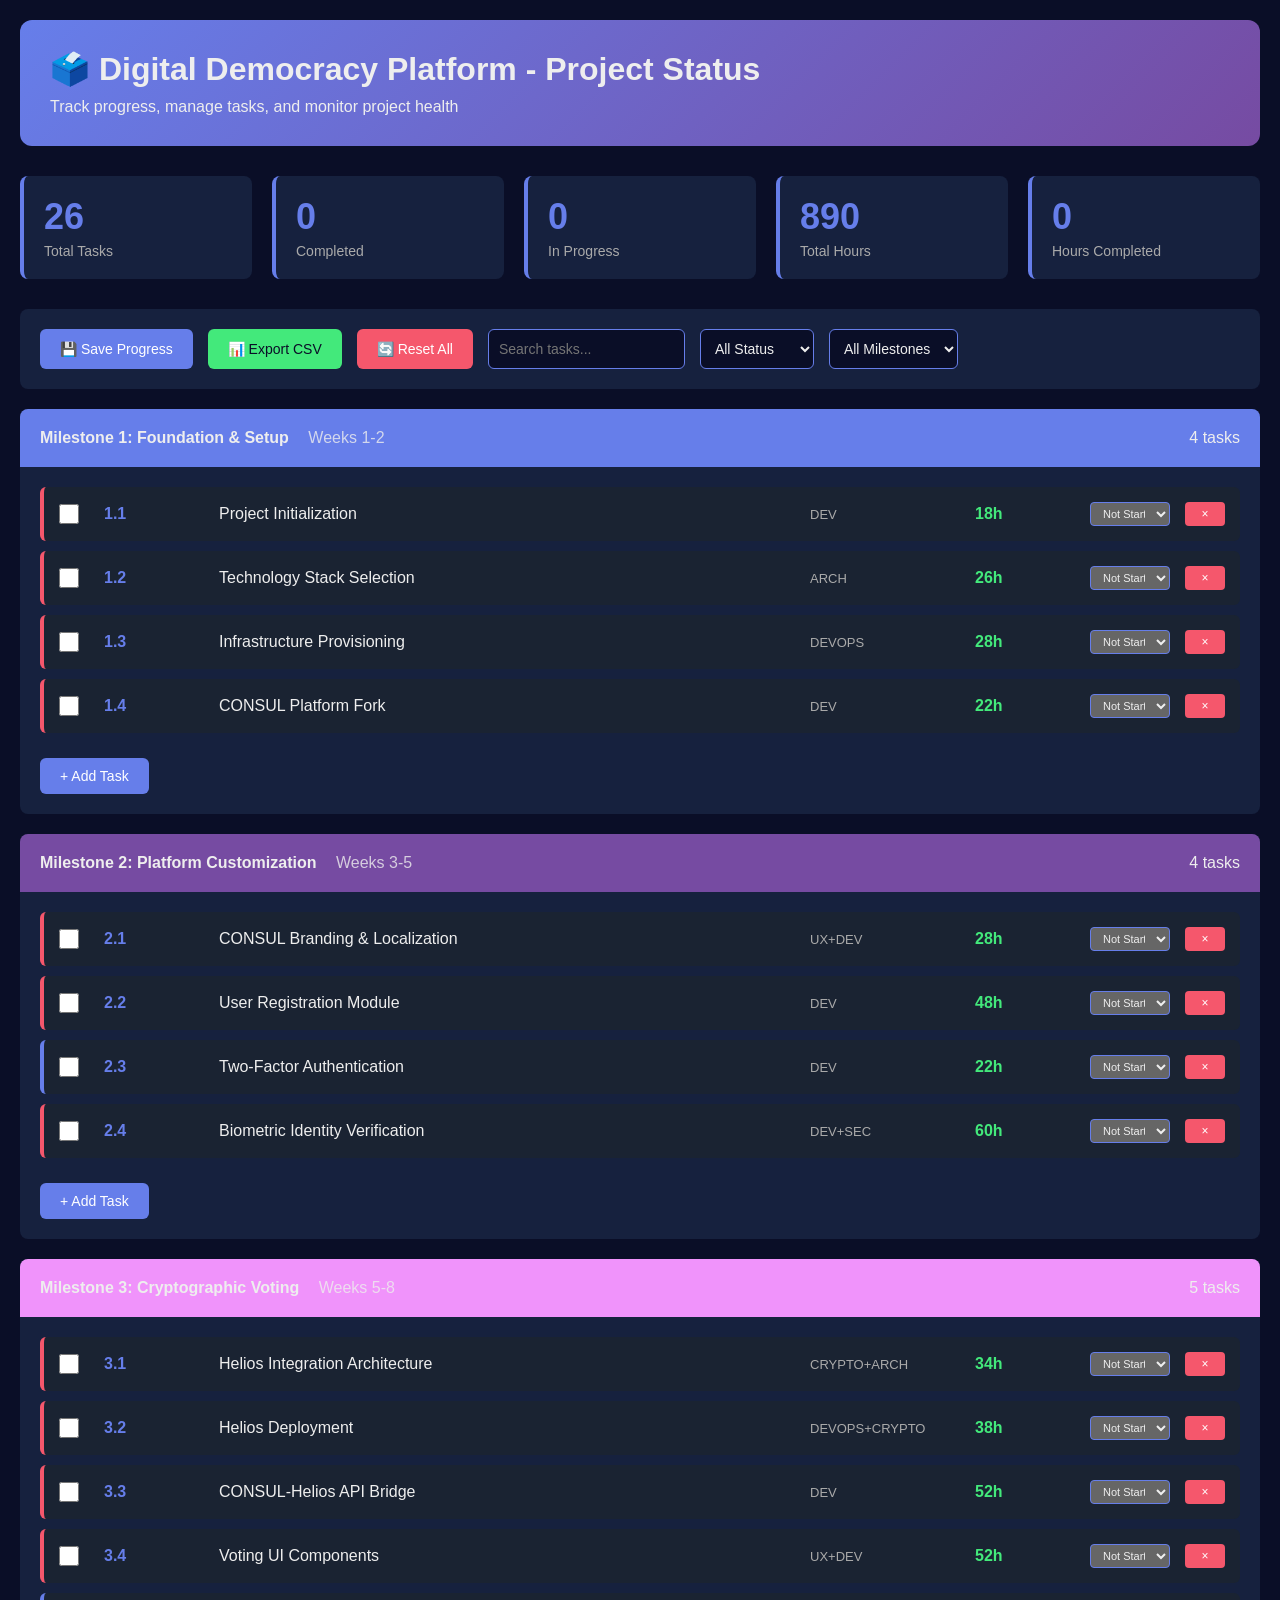
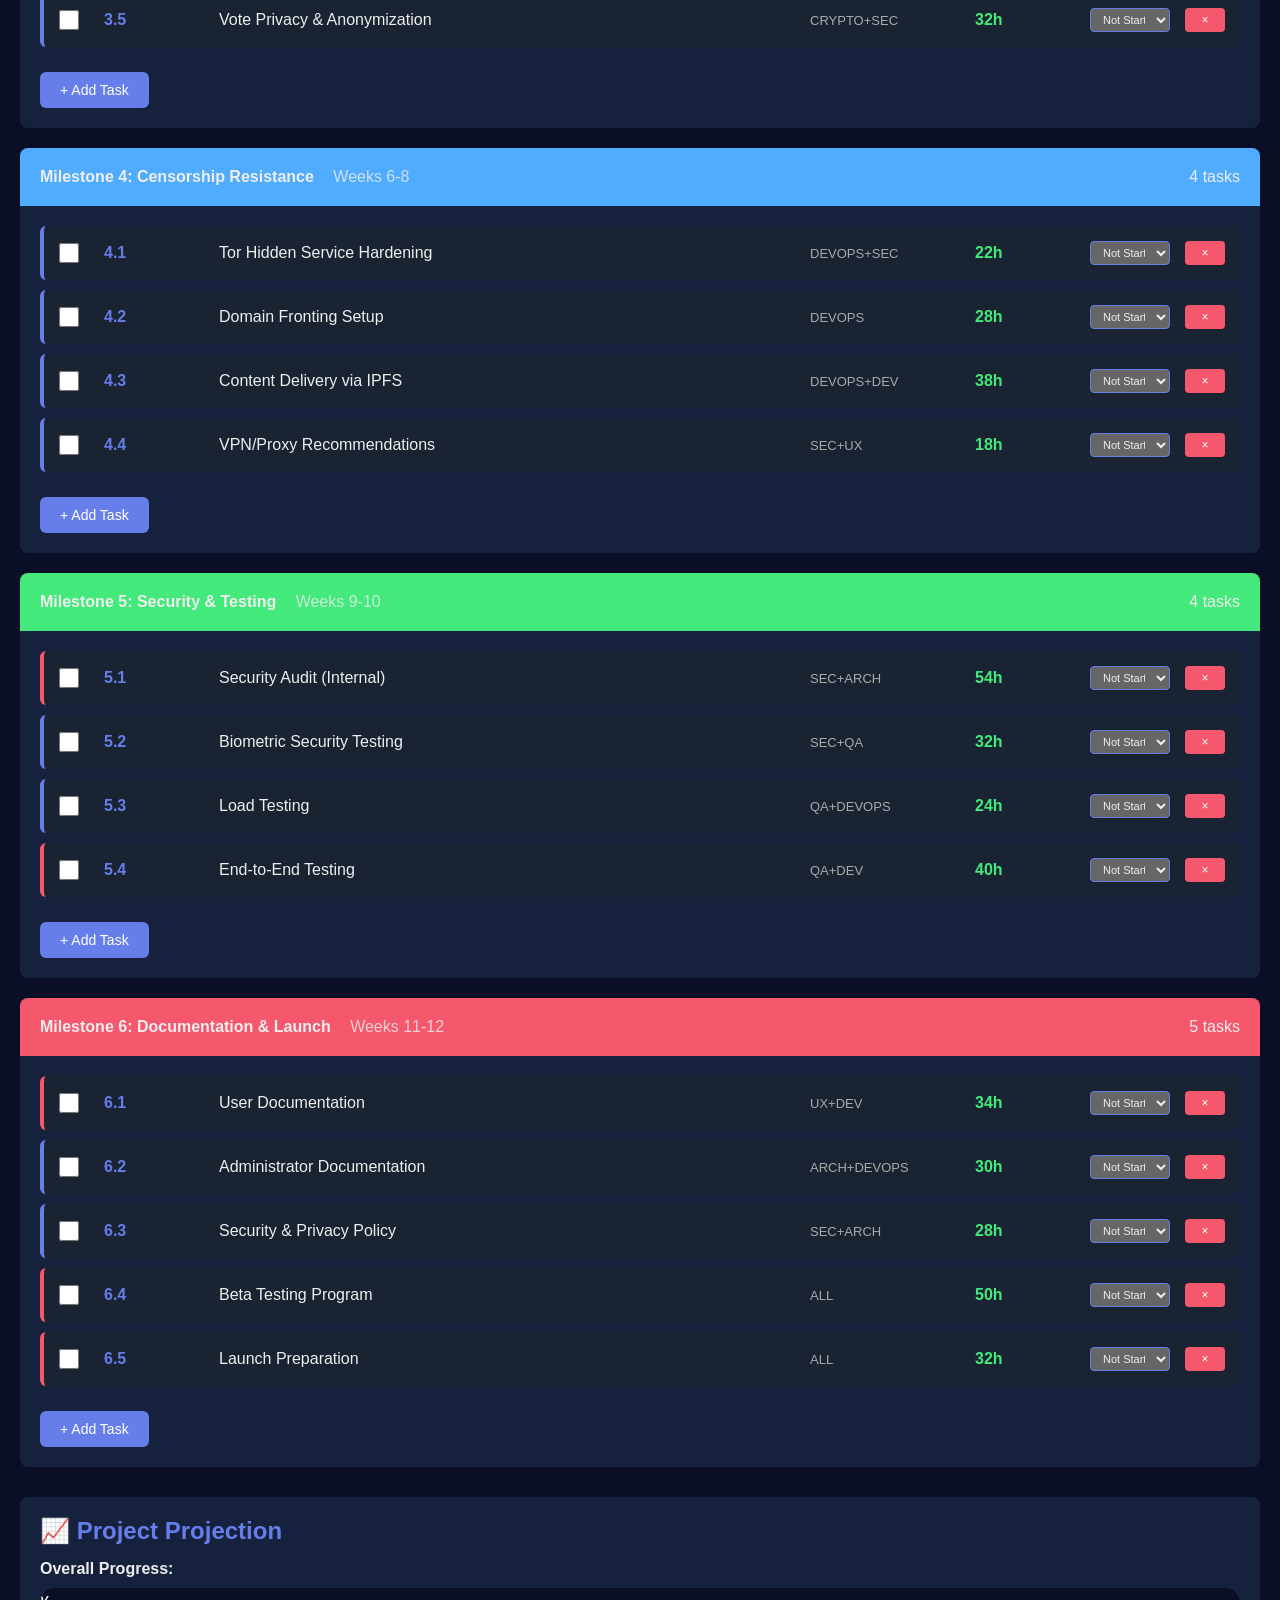
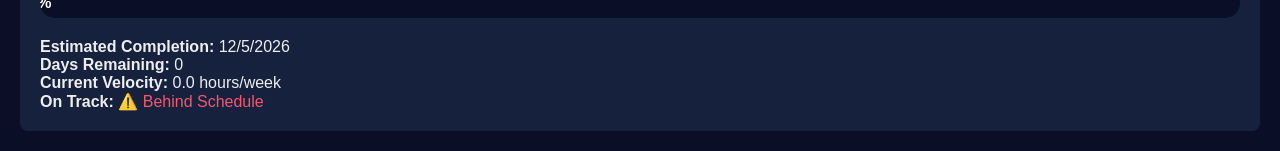
<file: project-status.html>
<!DOCTYPE html>
<html lang="en">
<head>
    <meta charset="UTF-8">
    <meta name="viewport" content="width=device-width, initial-scale=1.0">
    <title>Digital Democracy - Project Status</title>
    <style>
        * { margin: 0; padding: 0; box-sizing: border-box; }
        body {
            font-family: -apple-system, BlinkMacSystemFont, 'Segoe UI', Roboto, sans-serif;
            background: #0a0e27;
            color: #eee;
            padding: 20px;
        }
        .container { max-width: 1600px; margin: 0 auto; }
        header {
            background: linear-gradient(135deg, #667eea 0%, #764ba2 100%);
            padding: 30px;
            border-radius: 12px;
            margin-bottom: 30px;
        }
        h1 { font-size: 32px; margin-bottom: 10px; }
        .stats {
            display: grid;
            grid-template-columns: repeat(auto-fit, minmax(200px, 1fr));
            gap: 20px;
            margin-bottom: 30px;
        }
        .stat-card {
            background: #16213e;
            padding: 20px;
            border-radius: 8px;
            border-left: 4px solid #667eea;
        }
        .stat-number { font-size: 36px; font-weight: bold; color: #667eea; }
        .stat-label { font-size: 14px; color: #aaa; margin-top: 5px; }
        .controls {
            background: #16213e;
            padding: 20px;
            border-radius: 8px;
            margin-bottom: 20px;
            display: flex;
            gap: 15px;
            flex-wrap: wrap;
        }
        .btn {
            padding: 10px 20px;
            border: none;
            border-radius: 6px;
            cursor: pointer;
            font-size: 14px;
            font-weight: 500;
            transition: all 0.3s;
        }
        .btn-primary { background: #667eea; color: white; }
        .btn-primary:hover { background: #5568d3; }
        .btn-secondary { background: #43e97b; color: #0a0e27; }
        .btn-danger { background: #f5576c; color: white; }
        input, select {
            padding: 10px;
            border: 1px solid #667eea;
            border-radius: 6px;
            background: #0a0e27;
            color: #eee;
            font-size: 14px;
        }
        .milestone {
            background: #16213e;
            border-radius: 8px;
            margin-bottom: 20px;
            overflow: hidden;
        }
        .milestone-header {
            padding: 20px;
            background: #667eea;
            cursor: pointer;
            display: flex;
            justify-content: space-between;
            align-items: center;
        }
        .milestone-content { padding: 20px; }
        .task {
            background: #1a2332;
            padding: 15px;
            margin-bottom: 10px;
            border-radius: 6px;
            border-left: 4px solid #667eea;
            display: grid;
            grid-template-columns: 30px 100px 1fr 150px 100px 80px 40px;
            gap: 15px;
            align-items: center;
        }
        .task.completed { opacity: 0.6; border-left-color: #43e97b; }
        .task.in-progress { border-left-color: #f093fb; }
        .task.critical { border-left-color: #f5576c; }
        .task input[type="checkbox"] { width: 20px; height: 20px; cursor: pointer; }
        .task-id { font-weight: bold; color: #667eea; }
        .task-name { color: #eee; }
        .task-agent { color: #aaa; font-size: 13px; }
        .task-hours { color: #43e97b; font-weight: bold; }
        .task-status {
            padding: 4px 8px;
            border-radius: 4px;
            font-size: 11px;
            text-align: center;
        }
        .status-not-started { background: #666; }
        .status-in-progress { background: #f093fb; }
        .status-completed { background: #43e97b; color: #0a0e27; }
        .delete-btn {
            background: #f5576c;
            color: white;
            border: none;
            padding: 5px 10px;
            border-radius: 4px;
            cursor: pointer;
            font-size: 12px;
        }
        .add-task-form {
            background: #1a2332;
            padding: 20px;
            border-radius: 8px;
            margin-top: 15px;
            display: none;
        }
        .add-task-form.active { display: block; }
        .form-grid {
            display: grid;
            grid-template-columns: repeat(auto-fit, minmax(200px, 1fr));
            gap: 15px;
            margin-bottom: 15px;
        }
        .projection {
            background: #16213e;
            padding: 20px;
            border-radius: 8px;
            margin-top: 30px;
        }
        .projection h2 { color: #667eea; margin-bottom: 15px; }
        .progress-bar {
            background: #0a0e27;
            height: 30px;
            border-radius: 15px;
            overflow: hidden;
            margin: 10px 0;
        }
        .progress-fill {
            height: 100%;
            background: linear-gradient(90deg, #43e97b 0%, #667eea 100%);
            transition: width 0.3s;
            display: flex;
            align-items: center;
            justify-content: center;
            color: white;
            font-weight: bold;
        }
    </style>
</head>
<body>
    <div class="container">
        <header>
            <h1>🗳️ Digital Democracy Platform - Project Status</h1>
            <p>Track progress, manage tasks, and monitor project health</p>
        </header>

        <div class="stats">
            <div class="stat-card">
                <div class="stat-number" id="totalTasks">0</div>
                <div class="stat-label">Total Tasks</div>
            </div>
            <div class="stat-card">
                <div class="stat-number" id="completedTasks">0</div>
                <div class="stat-label">Completed</div>
            </div>
            <div class="stat-card">
                <div class="stat-number" id="inProgressTasks">0</div>
                <div class="stat-label">In Progress</div>
            </div>
            <div class="stat-card">
                <div class="stat-number" id="totalHours">0</div>
                <div class="stat-label">Total Hours</div>
            </div>
            <div class="stat-card">
                <div class="stat-number" id="completedHours">0</div>
                <div class="stat-label">Hours Completed</div>
            </div>
        </div>

        <div class="controls">
            <button class="btn btn-primary" onclick="saveProgress()">💾 Save Progress</button>
            <button class="btn btn-secondary" onclick="exportData()">📊 Export CSV</button>
            <button class="btn btn-danger" onclick="resetAll()">🔄 Reset All</button>
            <input type="text" id="searchBox" placeholder="Search tasks..." oninput="filterTasks()">
            <select id="filterStatus" onchange="filterTasks()">
                <option value="all">All Status</option>
                <option value="not-started">Not Started</option>
                <option value="in-progress">In Progress</option>
                <option value="completed">Completed</option>
            </select>
            <select id="filterMilestone" onchange="filterTasks()">
                <option value="all">All Milestones</option>
                <option value="1">Milestone 1</option>
                <option value="2">Milestone 2</option>
                <option value="3">Milestone 3</option>
                <option value="4">Milestone 4</option>
                <option value="5">Milestone 5</option>
                <option value="6">Milestone 6</option>
            </select>
        </div>

        <div id="milestones"></div>

        <div class="projection">
            <h2>📈 Project Projection</h2>
            <div>
                <strong>Overall Progress:</strong>
                <div class="progress-bar">
                    <div class="progress-fill" id="overallProgress">0%</div>
                </div>
            </div>
            <div style="margin-top: 20px;">
                <p><strong>Estimated Completion:</strong> <span id="estimatedCompletion">-</span></p>
                <p><strong>Days Remaining:</strong> <span id="daysRemaining">-</span></p>
                <p><strong>Current Velocity:</strong> <span id="velocity">-</span> hours/week</p>
                <p><strong>On Track:</strong> <span id="onTrack">-</span></p>
            </div>
        </div>
    </div>

    <script src="project-status-data.js"></script>
    <script src="project-status-app.js"></script>
</body>
</html>
</file>
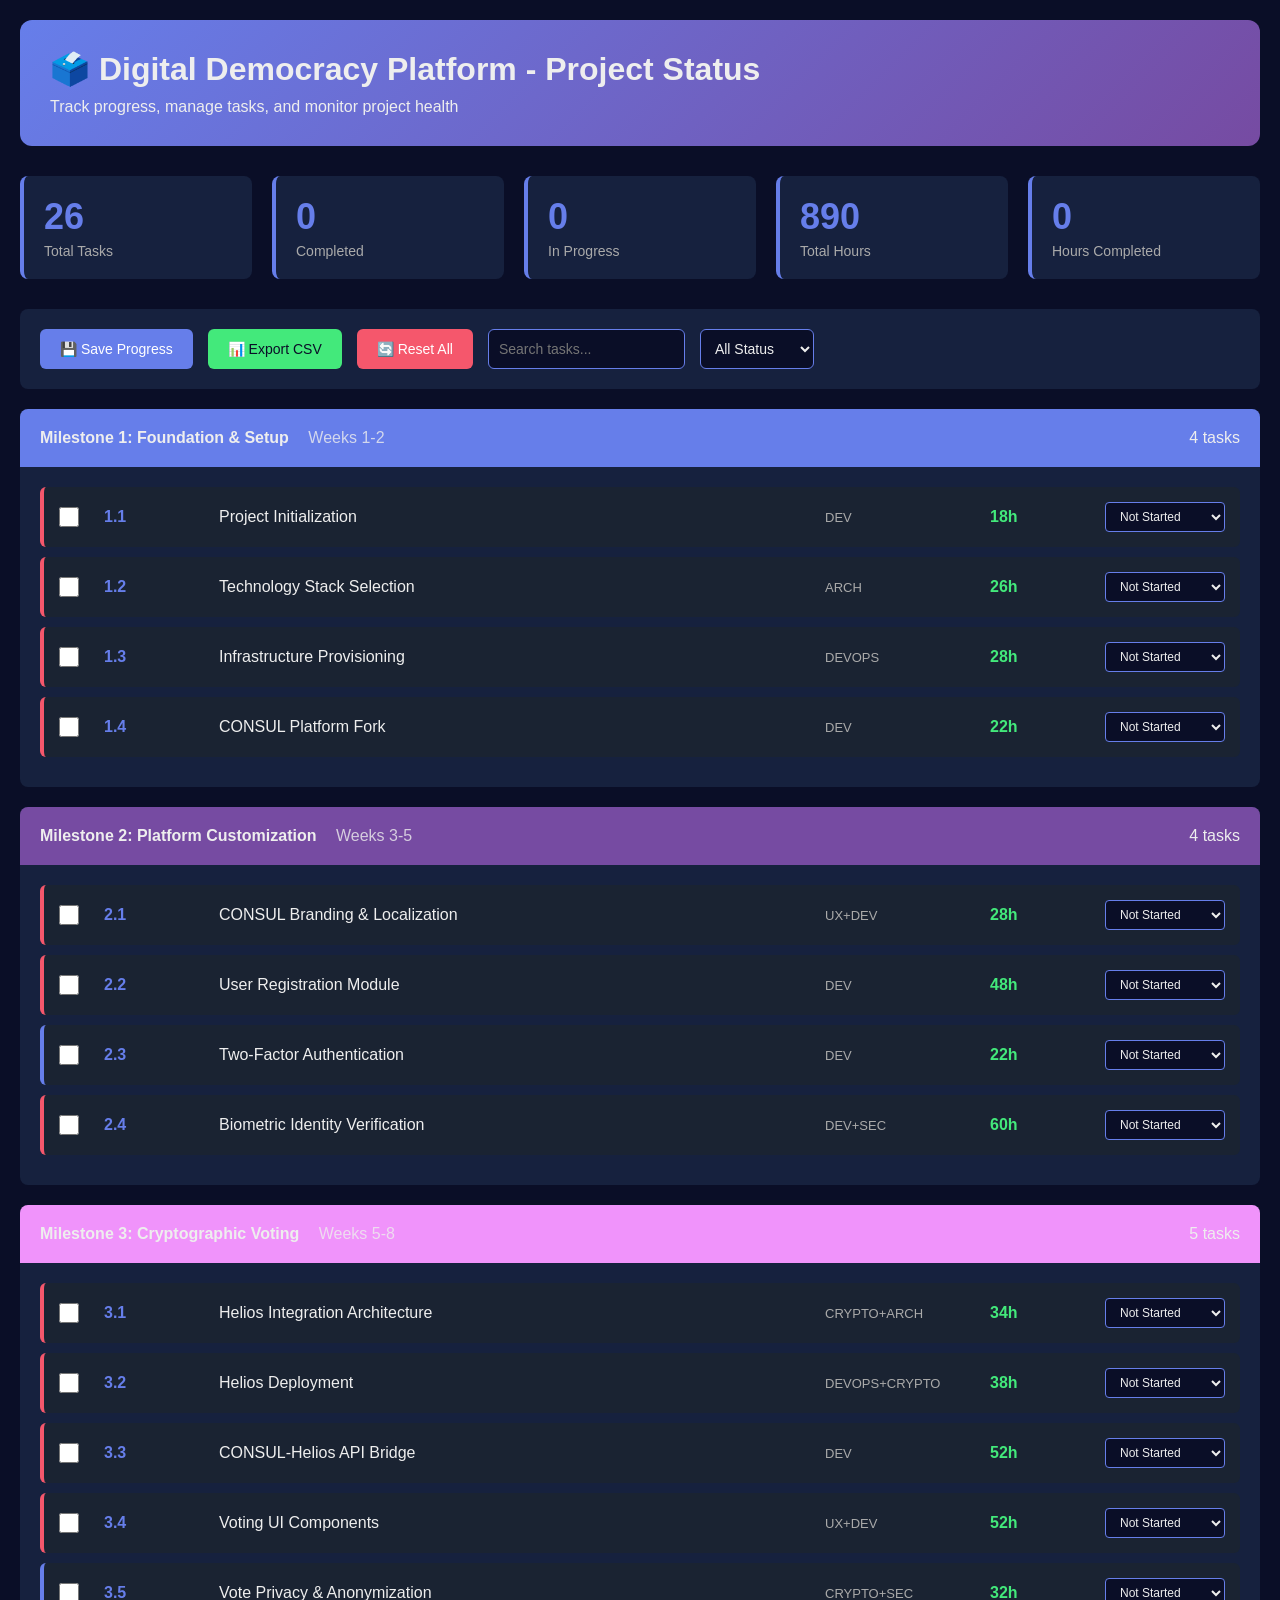
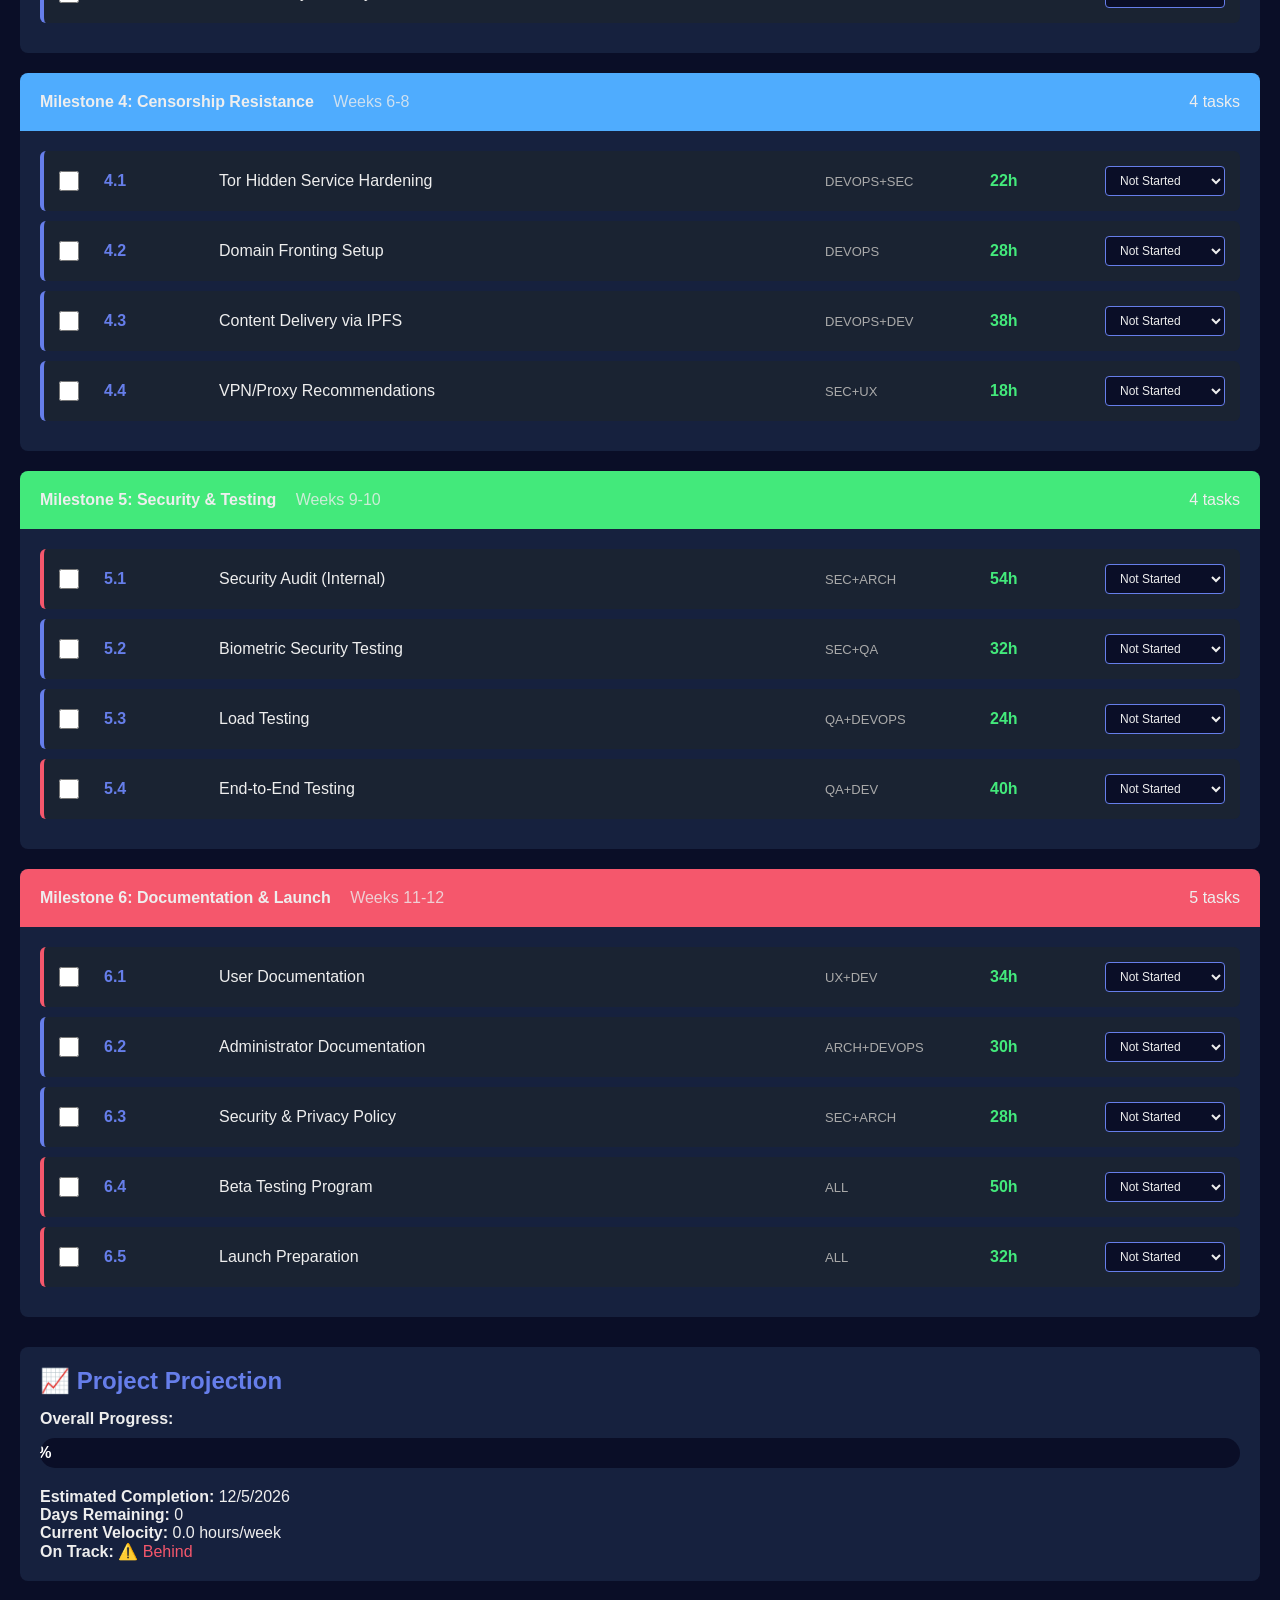
<file: status.html>
<!DOCTYPE html>
<html lang="en">
<head>
    <meta charset="UTF-8">
    <meta name="viewport" content="width=device-width, initial-scale=1.0">
    <title>Digital Democracy - Project Status</title>
    <style>
        * { margin: 0; padding: 0; box-sizing: border-box; }
        body {
            font-family: -apple-system, BlinkMacSystemFont, 'Segoe UI', Roboto, sans-serif;
            background: #0a0e27;
            color: #eee;
            padding: 20px;
        }
        .container { max-width: 1600px; margin: 0 auto; }
        header {
            background: linear-gradient(135deg, #667eea 0%, #764ba2 100%);
            padding: 30px;
            border-radius: 12px;
            margin-bottom: 30px;
        }
        h1 { font-size: 32px; margin-bottom: 10px; }
        .stats {
            display: grid;
            grid-template-columns: repeat(auto-fit, minmax(200px, 1fr));
            gap: 20px;
            margin-bottom: 30px;
        }
        .stat-card {
            background: #16213e;
            padding: 20px;
            border-radius: 8px;
            border-left: 4px solid #667eea;
        }
        .stat-number { font-size: 36px; font-weight: bold; color: #667eea; }
        .stat-label { font-size: 14px; color: #aaa; margin-top: 5px; }
        .controls {
            background: #16213e;
            padding: 20px;
            border-radius: 8px;
            margin-bottom: 20px;
            display: flex;
            gap: 15px;
            flex-wrap: wrap;
        }
        .btn {
            padding: 10px 20px;
            border: none;
            border-radius: 6px;
            cursor: pointer;
            font-size: 14px;
            font-weight: 500;
            transition: all 0.3s;
        }
        .btn-primary { background: #667eea; color: white; }
        .btn-primary:hover { background: #5568d3; }
        .btn-secondary { background: #43e97b; color: #0a0e27; }
        .btn-danger { background: #f5576c; color: white; }
        input, select {
            padding: 10px;
            border: 1px solid #667eea;
            border-radius: 6px;
            background: #0a0e27;
            color: #eee;
            font-size: 14px;
        }
        .milestone {
            background: #16213e;
            border-radius: 8px;
            margin-bottom: 20px;
            overflow: hidden;
        }
        .milestone-header {
            padding: 20px;
            background: #667eea;
            cursor: pointer;
            display: flex;
            justify-content: space-between;
            align-items: center;
        }
        .milestone-content { padding: 20px; }
        .task {
            background: #1a2332;
            padding: 15px;
            margin-bottom: 10px;
            border-radius: 6px;
            border-left: 4px solid #667eea;
            display: grid;
            grid-template-columns: 30px 100px 1fr 150px 100px 120px;
            gap: 15px;
            align-items: center;
        }
        .task.completed { opacity: 0.6; border-left-color: #43e97b; }
        .task.inprogress { border-left-color: #f093fb; }
        .task.critical { border-left-color: #f5576c; }
        .task input[type="checkbox"] { width: 20px; height: 20px; cursor: pointer; }
        .task-id { font-weight: bold; color: #667eea; }
        .task-name { color: #eee; }
        .task-agent { color: #aaa; font-size: 13px; }
        .task-hours { color: #43e97b; font-weight: bold; }
        .task-status {
            padding: 6px 10px;
            border-radius: 4px;
            font-size: 12px;
            border: 1px solid #667eea;
            background: #0a0e27;
            color: #eee;
            cursor: pointer;
        }
        .projection {
            background: #16213e;
            padding: 20px;
            border-radius: 8px;
            margin-top: 30px;
        }
        .projection h2 { color: #667eea; margin-bottom: 15px; }
        .progress-bar {
            background: #0a0e27;
            height: 30px;
            border-radius: 15px;
            overflow: hidden;
            margin: 10px 0;
        }
        .progress-fill {
            height: 100%;
            background: linear-gradient(90deg, #43e97b 0%, #667eea 100%);
            transition: width 0.3s;
            display: flex;
            align-items: center;
            justify-content: center;
            color: white;
            font-weight: bold;
        }
    </style>
</head>
<body>
    <div class="container">
        <header>
            <h1>🗳️ Digital Democracy Platform - Project Status</h1>
            <p>Track progress, manage tasks, and monitor project health</p>
        </header>

        <div class="stats">
            <div class="stat-card">
                <div class="stat-number" id="totalTasks">0</div>
                <div class="stat-label">Total Tasks</div>
            </div>
            <div class="stat-card">
                <div class="stat-number" id="completedTasks">0</div>
                <div class="stat-label">Completed</div>
            </div>
            <div class="stat-card">
                <div class="stat-number" id="inProgressTasks">0</div>
                <div class="stat-label">In Progress</div>
            </div>
            <div class="stat-card">
                <div class="stat-number" id="totalHours">0</div>
                <div class="stat-label">Total Hours</div>
            </div>
            <div class="stat-card">
                <div class="stat-number" id="completedHours">0</div>
                <div class="stat-label">Hours Completed</div>
            </div>
        </div>

        <div class="controls">
            <button class="btn btn-primary" onclick="saveProgress()">💾 Save Progress</button>
            <button class="btn btn-secondary" onclick="exportData()">📊 Export CSV</button>
            <button class="btn btn-danger" onclick="resetAll()">🔄 Reset All</button>
            <input type="text" id="searchBox" placeholder="Search tasks..." oninput="filterTasks()">
            <select id="filterStatus" onchange="filterTasks()">
                <option value="all">All Status</option>
                <option value="not-started">Not Started</option>
                <option value="in-progress">In Progress</option>
                <option value="completed">Completed</option>
            </select>
        </div>

        <div id="milestones"></div>

        <div class="projection">
            <h2>📈 Project Projection</h2>
            <div>
                <strong>Overall Progress:</strong>
                <div class="progress-bar">
                    <div class="progress-fill" id="overallProgress">0%</div>
                </div>
            </div>
            <div style="margin-top: 20px;">
                <p><strong>Estimated Completion:</strong> <span id="estimatedCompletion">-</span></p>
                <p><strong>Days Remaining:</strong> <span id="daysRemaining">-</span></p>
                <p><strong>Current Velocity:</strong> <span id="velocity">-</span> hours/week</p>
                <p><strong>On Track:</strong> <span id="onTrack">-</span></p>
            </div>
        </div>
    </div>

    <script>
        // Embedded data and application logic
        const PROJECT_DATA = {
            startDate: "2026-03-10",
            milestones: [
                {
                    id: 1, name: "Foundation & Setup", weeks: "1-2", color: "#667eea",
                    tasks: [
                        { id: "1.1", name: "Project Initialization", agent: "DEV", hours: 18, week: 1, critical: true, status: "not-started" },
                        { id: "1.2", name: "Technology Stack Selection", agent: "ARCH", hours: 26, week: 1, critical: true, status: "not-started" },
                        { id: "1.3", name: "Infrastructure Provisioning", agent: "DEVOPS", hours: 28, week: 2, critical: true, status: "not-started" },
                        { id: "1.4", name: "CONSUL Platform Fork", agent: "DEV", hours: 22, week: 2, critical: true, status: "not-started" }
                    ]
                },
                {
                    id: 2, name: "Platform Customization", weeks: "3-5", color: "#764ba2",
                    tasks: [
                        { id: "2.1", name: "CONSUL Branding & Localization", agent: "UX+DEV", hours: 28, week: 3, critical: true, status: "not-started" },
                        { id: "2.2", name: "User Registration Module", agent: "DEV", hours: 48, week: 3, critical: true, status: "not-started" },
                        { id: "2.3", name: "Two-Factor Authentication", agent: "DEV", hours: 22, week: 4, critical: false, status: "not-started" },
                        { id: "2.4", name: "Biometric Identity Verification", agent: "DEV+SEC", hours: 60, week: 4, critical: true, status: "not-started" }
                    ]
                },
                {
                    id: 3, name: "Cryptographic Voting", weeks: "5-8", color: "#f093fb",
                    tasks: [
                        { id: "3.1", name: "Helios Integration Architecture", agent: "CRYPTO+ARCH", hours: 34, week: 5, critical: true, status: "not-started" },
                        { id: "3.2", name: "Helios Deployment", agent: "DEVOPS+CRYPTO", hours: 38, week: 6, critical: true, status: "not-started" },
                        { id: "3.3", name: "CONSUL-Helios API Bridge", agent: "DEV", hours: 52, week: 6, critical: true, status: "not-started" },
                        { id: "3.4", name: "Voting UI Components", agent: "UX+DEV", hours: 52, week: 7, critical: true, status: "not-started" },
                        { id: "3.5", name: "Vote Privacy & Anonymization", agent: "CRYPTO+SEC", hours: 32, week: 8, critical: false, status: "not-started" }
                    ]
                },
                {
                    id: 4, name: "Censorship Resistance", weeks: "6-8", color: "#4facfe",
                    tasks: [
                        { id: "4.1", name: "Tor Hidden Service Hardening", agent: "DEVOPS+SEC", hours: 22, week: 6, critical: false, status: "not-started" },
                        { id: "4.2", name: "Domain Fronting Setup", agent: "DEVOPS", hours: 28, week: 7, critical: false, status: "not-started" },
                        { id: "4.3", name: "Content Delivery via IPFS", agent: "DEVOPS+DEV", hours: 38, week: 7, critical: false, status: "not-started" },
                        { id: "4.4", name: "VPN/Proxy Recommendations", agent: "SEC+UX", hours: 18, week: 8, critical: false, status: "not-started" }
                    ]
                },
                {
                    id: 5, name: "Security & Testing", weeks: "9-10", color: "#43e97b",
                    tasks: [
                        { id: "5.1", name: "Security Audit (Internal)", agent: "SEC+ARCH", hours: 54, week: 9, critical: true, status: "not-started" },
                        { id: "5.2", name: "Biometric Security Testing", agent: "SEC+QA", hours: 32, week: 9, critical: false, status: "not-started" },
                        { id: "5.3", name: "Load Testing", agent: "QA+DEVOPS", hours: 24, week: 9, critical: false, status: "not-started" },
                        { id: "5.4", name: "End-to-End Testing", agent: "QA+DEV", hours: 40, week: 10, critical: true, status: "not-started" }
                    ]
                },
                {
                    id: 6, name: "Documentation & Launch", weeks: "11-12", color: "#f5576c",
                    tasks: [
                        { id: "6.1", name: "User Documentation", agent: "UX+DEV", hours: 34, week: 11, critical: true, status: "not-started" },
                        { id: "6.2", name: "Administrator Documentation", agent: "ARCH+DEVOPS", hours: 30, week: 11, critical: false, status: "not-started" },
                        { id: "6.3", name: "Security & Privacy Policy", agent: "SEC+ARCH", hours: 28, week: 11, critical: false, status: "not-started" },
                        { id: "6.4", name: "Beta Testing Program", agent: "ALL", hours: 50, week: 11, critical: true, status: "not-started" },
                        { id: "6.5", name: "Launch Preparation", agent: "ALL", hours: 32, week: 12, critical: true, status: "not-started" }
                    ]
                }
            ]
        };

        let projectData = null;

        document.addEventListener('DOMContentLoaded', () => {
            const saved = localStorage.getItem('projectStatus');
            projectData = saved ? JSON.parse(saved) : PROJECT_DATA;
            renderMilestones();
            updateStats();
            updateProjection();
        });

        function renderMilestones() {
            const container = document.getElementById('milestones');
            container.innerHTML = projectData.milestones.map(m => `
                <div class="milestone">
                    <div class="milestone-header" style="background: ${m.color};">
                        <div><strong>Milestone ${m.id}: ${m.name}</strong> <span style="opacity: 0.8; margin-left: 15px;">Weeks ${m.weeks}</span></div>
                        <div>${m.tasks.length} tasks</div>
                    </div>
                    <div class="milestone-content">
                        ${m.tasks.map(t => `
                            <div class="task ${t.status.replace('-', '')} ${t.critical ? 'critical' : ''}" data-task-id="${t.id}" data-milestone="${m.id}">
                                <input type="checkbox" ${t.status === 'completed' ? 'checked' : ''} onchange="toggleTask('${t.id}', ${m.id})">
                                <div class="task-id">${t.id}</div>
                                <div class="task-name">${t.name}</div>
                                <div class="task-agent">${t.agent}</div>
                                <div class="task-hours">${t.hours}h</div>
                                <select class="task-status" onchange="changeStatus('${t.id}', ${m.id}, this.value)">
                                    <option value="not-started" ${t.status === 'not-started' ? 'selected' : ''}>Not Started</option>
                                    <option value="in-progress" ${t.status === 'in-progress' ? 'selected' : ''}>In Progress</option>
                                    <option value="completed" ${t.status === 'completed' ? 'selected' : ''}>Completed</option>
                                </select>
                            </div>
                        `).join('')}
                    </div>
                </div>
            `).join('');
        }

        function toggleTask(taskId, milestoneId) {
            const m = projectData.milestones.find(x => x.id === milestoneId);
            const t = m.tasks.find(x => x.id === taskId);
            t.status = t.status === 'completed' ? 'not-started' : 'completed';
            renderMilestones();
            updateStats();
            updateProjection();
        }

        function changeStatus(taskId, milestoneId, newStatus) {
            const m = projectData.milestones.find(x => x.id === milestoneId);
            const t = m.tasks.find(x => x.id === taskId);
            t.status = newStatus;
            renderMilestones();
            updateStats();
            updateProjection();
        }

        function updateStats() {
            let total = 0, completed = 0, inProgress = 0, totalH = 0, completedH = 0;
            projectData.milestones.forEach(m => {
                m.tasks.forEach(t => {
                    total++;
                    totalH += t.hours;
                    if (t.status === 'completed') { completed++; completedH += t.hours; }
                    else if (t.status === 'in-progress') inProgress++;
                });
            });
            document.getElementById('totalTasks').textContent = total;
            document.getElementById('completedTasks').textContent = completed;
            document.getElementById('inProgressTasks').textContent = inProgress;
            document.getElementById('totalHours').textContent = totalH;
            document.getElementById('completedHours').textContent = completedH;
        }

        function updateProjection() {
            let total = 0, completed = 0, totalH = 0, completedH = 0;
            projectData.milestones.forEach(m => {
                m.tasks.forEach(t => {
                    total++;
                    totalH += t.hours;
                    if (t.status === 'completed') { completed++; completedH += t.hours; }
                });
            });
            const progress = total > 0 ? Math.round((completed / total) * 100) : 0;
            document.getElementById('overallProgress').style.width = progress + '%';
            document.getElementById('overallProgress').textContent = progress + '%';
            
            const start = new Date(projectData.startDate);
            const today = new Date();
            const weeksElapsed = Math.floor((today - start) / (7 * 24 * 60 * 60 * 1000));
            const velocity = weeksElapsed > 0 ? completedH / weeksElapsed : 0;
            const remainingH = totalH - completedH;
            const weeksRemaining = velocity > 0 ? Math.ceil(remainingH / velocity) : 0;
            const estimated = new Date(today.getTime() + weeksRemaining * 7 * 24 * 60 * 60 * 1000);
            
            document.getElementById('estimatedCompletion').textContent = estimated.toLocaleDateString();
            document.getElementById('daysRemaining').textContent = weeksRemaining * 7;
            document.getElementById('velocity').textContent = velocity.toFixed(1);
            
            const onTrack = weeksRemaining <= (12 - weeksElapsed);
            document.getElementById('onTrack').textContent = onTrack ? '✅ Yes' : '⚠️ Behind';
            document.getElementById('onTrack').style.color = onTrack ? '#43e97b' : '#f5576c';
        }

        function filterTasks() {
            const search = document.getElementById('searchBox').value.toLowerCase();
            const status = document.getElementById('filterStatus').value;
            document.querySelectorAll('.task').forEach(el => {
                const id = el.dataset.taskId;
                const name = el.querySelector('.task-name').textContent.toLowerCase();
                const taskStatus = el.querySelector('.task-status').value;
                let show = true;
                if (search && !id.includes(search) && !name.includes(search)) show = false;
                if (status !== 'all' && taskStatus !== status) show = false;
                el.style.display = show ? 'grid' : 'none';
            });
        }

        function saveProgress() {
            localStorage.setItem('projectStatus', JSON.stringify(projectData));
            alert('✅ Progress saved!');
        }

        function exportData() {
            let csv = 'Milestone,Task ID,Task Name,Agent,Hours,Week,Critical,Status\n';
            projectData.milestones.forEach(m => {
                m.tasks.forEach(t => {
                    csv += `"${m.name}","${t.id}","${t.name}","${t.agent}",${t.hours},${t.week},${t.critical},${t.status}\n`;
                });
            });
            const blob = new Blob([csv], { type: 'text/csv' });
            const url = URL.createObjectURL(blob);
            const a = document.createElement('a');
            a.href = url;
            a.download = 'project-status-' + new Date().toISOString().split('T')[0] + '.csv';
            a.click();
        }

        function resetAll() {
            if (!confirm('Reset all progress?')) return;
            localStorage.removeItem('projectStatus');
            projectData = PROJECT_DATA;
            renderMilestones();
            updateStats();
            updateProjection();
        }
    </script>
</body>
</html>
</file>
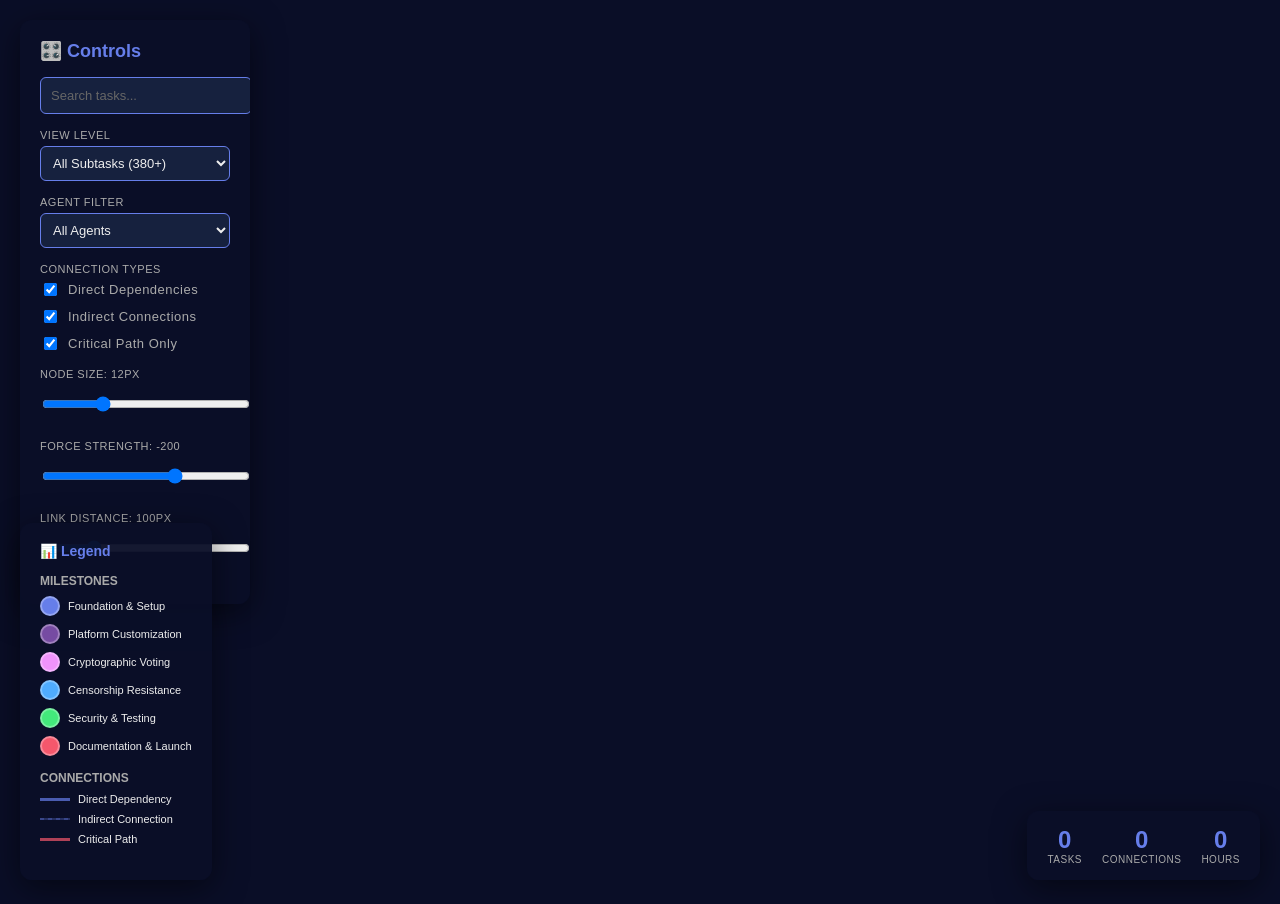
<file: wbs-complete-network.html>
<!DOCTYPE html>
<html lang="en">
<head>
    <meta charset="UTF-8">
    <meta name="viewport" content="width=device-width, initial-scale=1.0">
    <title>Complete WBS Network - All 380+ Tasks</title>
    <script src="https://d3js.org/d3.v7.min.js"></script>
    <style>
        body {
            margin: 0;
            padding: 0;
            font-family: -apple-system, BlinkMacSystemFont, 'Segoe UI', Roboto, sans-serif;
            background: #0a0e27;
            color: #eee;
            overflow: hidden;
        }
        
        #container {
            width: 100vw;
            height: 100vh;
            position: relative;
        }
        
        #graph {
            width: 100%;
            height: 100%;
        }
        
        .controls {
            position: absolute;
            top: 20px;
            left: 20px;
            background: rgba(10, 14, 39, 0.95);
            padding: 20px;
            border-radius: 12px;
            box-shadow: 0 8px 32px rgba(0, 0, 0, 0.5);
            z-index: 1000;
            max-width: 320px;
            max-height: 90vh;
            overflow-y: auto;
        }
        
        .controls h2 {
            margin: 0 0 15px 0;
            font-size: 18px;
            color: #667eea;
        }
        
        .control-group {
            margin-bottom: 15px;
        }
        
        .control-group label {
            display: block;
            margin-bottom: 5px;
            font-size: 11px;
            color: #aaa;
            text-transform: uppercase;
            letter-spacing: 0.5px;
        }
        
        .control-group select,
        .control-group input {
            width: 100%;
            padding: 8px;
            background: #16213e;
            border: 1px solid #667eea;
            border-radius: 6px;
            color: #eee;
            font-size: 13px;
        }
        
        .checkbox-group {
            display: flex;
            align-items: center;
            gap: 8px;
            margin-bottom: 8px;
        }
        
        .checkbox-group input[type="checkbox"] {
            width: auto;
        }
        
        .checkbox-group label {
            margin: 0;
            text-transform: none;
            font-size: 13px;
        }
        
        .legend {
            position: absolute;
            bottom: 20px;
            left: 20px;
            background: rgba(10, 14, 39, 0.95);
            padding: 20px;
            border-radius: 12px;
            box-shadow: 0 8px 32px rgba(0, 0, 0, 0.5);
            z-index: 1000;
            max-width: 300px;
        }
        
        .legend h3 {
            margin: 0 0 15px 0;
            font-size: 14px;
            color: #667eea;
        }
        
        .legend-section {
            margin-bottom: 15px;
        }
        
        .legend-section h4 {
            margin: 0 0 8px 0;
            font-size: 12px;
            color: #aaa;
            text-transform: uppercase;
        }
        
        .legend-item {
            display: flex;
            align-items: center;
            margin-bottom: 8px;
            font-size: 11px;
        }
        
        .legend-color {
            width: 16px;
            height: 16px;
            border-radius: 50%;
            margin-right: 8px;
            border: 2px solid rgba(255, 255, 255, 0.3);
        }
        
        .legend-line {
            width: 30px;
            height: 2px;
            margin-right: 8px;
        }
        
        .info-panel {
            position: absolute;
            top: 20px;
            right: 20px;
            background: rgba(10, 14, 39, 0.95);
            padding: 20px;
            border-radius: 12px;
            box-shadow: 0 8px 32px rgba(0, 0, 0, 0.5);
            z-index: 1000;
            max-width: 400px;
            max-height: 90vh;
            overflow-y: auto;
            display: none;
        }
        
        .info-panel.active {
            display: block;
        }
        
        .info-panel h3 {
            margin: 0 0 10px 0;
            color: #667eea;
            font-size: 16px;
            padding-right: 30px;
        }
        
        .info-panel .close-btn {
            position: absolute;
            top: 15px;
            right: 15px;
            background: none;
            border: none;
            color: #aaa;
            font-size: 24px;
            cursor: pointer;
            padding: 0;
            width: 30px;
            height: 30px;
            line-height: 30px;
            text-align: center;
        }
        
        .info-panel .close-btn:hover {
            color: #fff;
        }
        
        .info-row {
            margin-bottom: 10px;
            font-size: 13px;
        }
        
        .info-label {
            color: #aaa;
            font-size: 10px;
            text-transform: uppercase;
            letter-spacing: 0.5px;
            margin-bottom: 3px;
        }
        
        .info-value {
            color: #eee;
        }
        
        .critical-badge {
            display: inline-block;
            background: #f5576c;
            color: white;
            padding: 3px 8px;
            border-radius: 4px;
            font-size: 10px;
            font-weight: bold;
        }
        
        .stats {
            position: absolute;
            bottom: 20px;
            right: 20px;
            background: rgba(10, 14, 39, 0.95);
            padding: 15px 20px;
            border-radius: 12px;
            box-shadow: 0 8px 32px rgba(0, 0, 0, 0.5);
            z-index: 1000;
            display: flex;
            gap: 20px;
        }
        
        .stat-item {
            text-align: center;
        }
        
        .stat-number {
            font-size: 24px;
            font-weight: bold;
            color: #667eea;
        }
        
        .stat-label {
            font-size: 10px;
            color: #aaa;
            text-transform: uppercase;
            letter-spacing: 0.5px;
        }
        
        /* Node styles */
        .node {
            cursor: pointer;
            transition: all 0.3s;
        }
        
        .node:hover {
            filter: brightness(1.4);
        }
        
        .node circle {
            stroke-width: 2px;
            stroke: rgba(255, 255, 255, 0.2);
        }
        
        .node.parent circle {
            stroke-width: 3px;
            stroke: rgba(255, 255, 255, 0.5);
        }
        
        .node.critical circle {
            stroke: #f5576c;
            stroke-width: 3px;
        }
        
        .node.selected circle {
            stroke: #fff;
            stroke-width: 4px;
        }
        
        .node text {
            font-size: 9px;
            fill: #eee;
            text-anchor: middle;
            pointer-events: none;
            text-shadow: 0 0 3px rgba(0, 0, 0, 0.9);
        }
        
        /* Link styles */
        .link {
            fill: none;
        }
        
        .link.direct {
            stroke: rgba(102, 126, 234, 0.5);
            stroke-width: 2px;
        }
        
        .link.indirect {
            stroke: rgba(102, 126, 234, 0.2);
            stroke-width: 1px;
            stroke-dasharray: 4, 4;
        }
        
        .link.critical {
            stroke: rgba(245, 87, 108, 0.7);
            stroke-width: 3px;
        }
        
        .link-label {
            font-size: 8px;
            fill: #aaa;
            text-anchor: middle;
            pointer-events: none;
        }
        
        .search-box {
            width: 100%;
            padding: 10px;
            background: #16213e;
            border: 1px solid #667eea;
            border-radius: 6px;
            color: #eee;
            font-size: 13px;
            margin-bottom: 15px;
        }
        
        .search-box::placeholder {
            color: #666;
        }
    </style>
</head>
<body>
    <div id="container">
        <svg id="graph"></svg>
        
        <div class="controls">
            <h2>🎛️ Controls</h2>
            
            <input type="text" id="searchBox" class="search-box" placeholder="Search tasks...">
            
            <div class="control-group">
                <label>View Level</label>
                <select id="viewLevel">
                    <option value="all">All Subtasks (380+)</option>
                    <option value="parent">Parent Tasks Only (25)</option>
                    <option value="milestone1">Milestone 1 Detail</option>
                    <option value="milestone2">Milestone 2 Detail</option>
                    <option value="milestone3">Milestone 3 Detail</option>
                    <option value="milestone4">Milestone 4 Detail</option>
                    <option value="milestone5">Milestone 5 Detail</option>
                    <option value="milestone6">Milestone 6 Detail</option>
                </select>
            </div>
            
            <div class="control-group">
                <label>Agent Filter</label>
                <select id="agentFilter">
                    <option value="all">All Agents</option>
                    <option value="ARCH">ARCH</option>
                    <option value="DEV">DEV</option>
                    <option value="CRYPTO">CRYPTO</option>
                    <option value="DEVOPS">DEVOPS</option>
                    <option value="UX">UX</option>
                    <option value="SEC">SEC</option>
                    <option value="QA">QA</option>
                    <option value="ALL">ALL (Team)</option>
                </select>
            </div>
            
            <div class="control-group">
                <label>Connection Types</label>
                <div class="checkbox-group">
                    <input type="checkbox" id="showDirect" checked>
                    <label for="showDirect">Direct Dependencies</label>
                </div>
                <div class="checkbox-group">
                    <input type="checkbox" id="showIndirect" checked>
                    <label for="showIndirect">Indirect Connections</label>
                </div>
                <div class="checkbox-group">
                    <input type="checkbox" id="showCritical" checked>
                    <label for="showCritical">Critical Path Only</label>
                </div>
            </div>
            
            <div class="control-group">
                <label>Node Size: <span id="nodeSizeValue">12</span>px</label>
                <input type="range" id="nodeSize" min="6" max="30" value="12">
            </div>
            
            <div class="control-group">
                <label>Force Strength: <span id="forceValue">-200</span></label>
                <input type="range" id="forceStrength" min="-500" max="-50" value="-200">
            </div>
            
            <div class="control-group">
                <label>Link Distance: <span id="linkDistValue">100</span>px</label>
                <input type="range" id="linkDistance" min="50" max="300" value="100">
            </div>
        </div>
        
        <div class="legend">
            <h3>📊 Legend</h3>
            
            <div class="legend-section">
                <h4>Milestones</h4>
                <div class="legend-item">
                    <div class="legend-color" style="background: #667eea;"></div>
                    <span>Foundation & Setup</span>
                </div>
                <div class="legend-item">
                    <div class="legend-color" style="background: #764ba2;"></div>
                    <span>Platform Customization</span>
                </div>
                <div class="legend-item">
                    <div class="legend-color" style="background: #f093fb;"></div>
                    <span>Cryptographic Voting</span>
                </div>
                <div class="legend-item">
                    <div class="legend-color" style="background: #4facfe;"></div>
                    <span>Censorship Resistance</span>
                </div>
                <div class="legend-item">
                    <div class="legend-color" style="background: #43e97b;"></div>
                    <span>Security & Testing</span>
                </div>
                <div class="legend-item">
                    <div class="legend-color" style="background: #f5576c;"></div>
                    <span>Documentation & Launch</span>
                </div>
            </div>
            
            <div class="legend-section">
                <h4>Connections</h4>
                <div class="legend-item">
                    <div class="legend-line" style="background: rgba(102, 126, 234, 0.7); height: 3px;"></div>
                    <span>Direct Dependency</span>
                </div>
                <div class="legend-item">
                    <div class="legend-line" style="background: rgba(102, 126, 234, 0.3); height: 2px; background-image: repeating-linear-gradient(90deg, rgba(102, 126, 234, 0.3) 0, rgba(102, 126, 234, 0.3) 4px, transparent 4px, transparent 8px);"></div>
                    <span>Indirect Connection</span>
                </div>
                <div class="legend-item">
                    <div class="legend-line" style="background: rgba(245, 87, 108, 0.7); height: 3px;"></div>
                    <span>Critical Path</span>
                </div>
            </div>
        </div>
        
        <div class="info-panel" id="infoPanel">
            <button class="close-btn" onclick="closeInfo()">&times;</button>
            <h3 id="infoTitle">Task Details</h3>
            <div id="infoContent"></div>
        </div>
        
        <div class="stats">
            <div class="stat-item">
                <div class="stat-number" id="visibleNodes">0</div>
                <div class="stat-label">Tasks</div>
            </div>
            <div class="stat-item">
                <div class="stat-number" id="visibleLinks">0</div>
                <div class="stat-label">Connections</div>
            </div>
            <div class="stat-item">
                <div class="stat-number" id="totalHours">0</div>
                <div class="stat-label">Hours</div>
            </div>
        </div>
    </div>

    <script src="wbs-complete-data.js"></script>
    <script>
        // This will be loaded from external file
        // For now, using inline minimal dataset
        
        const milestoneColors = {
            1: "#667eea",
            2: "#764ba2",
            3: "#f093fb",
            4: "#4facfe",
            5: "#43e97b",
            6: "#f5576c"
        };

        // SVG setup
        const width = window.innerWidth;
        const height = window.innerHeight;
        
        const svg = d3.select("#graph")
            .attr("width", width)
            .attr("height", height);

        const g = svg.append("g");
        
        const zoom = d3.zoom()
            .scaleExtent([0.05, 8])
            .on("zoom", (event) => {
                g.attr("transform", event.transform);
            });
        
        svg.call(zoom);

        // Initialize with sample data (will be replaced by full dataset)
        let tasks = window.WBS_TASKS || [];
        let links = window.WBS_LINKS || [];

        // Force simulation
        let simulation = d3.forceSimulation(tasks)
            .force("link", d3.forceLink(links).id(d => d.id).distance(100))
            .force("charge", d3.forceManyBody().strength(-200))
            .force("center", d3.forceCenter(width / 2, height / 2))
            .force("collision", d3.forceCollide().radius(20));

        // Draw links
        let link = g.append("g")
            .selectAll("path")
            .data(links)
            .join("path")
            .attr("class", d => `link ${d.type} ${d.critical ? 'critical' : ''}`)
            .attr("marker-end", d => d.type === 'direct' ? "url(#arrowhead)" : "");

        // Arrowhead marker
        svg.append("defs").append("marker")
            .attr("id", "arrowhead")
            .attr("viewBox", "0 -5 10 10")
            .attr("refX", 20)
            .attr("refY", 0)
            .attr("markerWidth", 6)
            .attr("markerHeight", 6)
            .attr("orient", "auto")
            .append("path")
            .attr("d", "M0,-5L10,0L0,5")
            .attr("fill", "rgba(102, 126, 234, 0.6)");

        // Link labels
        let linkLabel = g.append("g")
            .selectAll("text")
            .data(links.filter(d => d.type === 'direct'))
            .join("text")
            .attr("class", "link-label")
            .text(d => `${d.agent || ''} ${d.hours ? d.hours + 'h' : ''}`);

        // Draw nodes
        let node = g.append("g")
            .selectAll("g")
            .data(tasks)
            .join("g")
            .attr("class", d => `node ${d.parent ? 'parent' : ''} ${d.critical ? 'critical' : ''}`)
            .call(drag(simulation))
            .on("click", showInfo);

        node.append("circle")
            .attr("r", d => d.parent ? 18 : 12)
            .attr("fill", d => milestoneColors[d.milestone]);

        node.append("text")
            .attr("dy", 3)
            .text(d => d.id);

        // Update positions
        simulation.on("tick", () => {
            link.attr("d", d => {
                const dx = d.target.x - d.source.x;
                const dy = d.target.y - d.source.y;
                const dr = Math.sqrt(dx * dx + dy * dy);
                return `M${d.source.x},${d.source.y}A${dr},${dr} 0 0,1 ${d.target.x},${d.target.y}`;
            });

            linkLabel
                .attr("x", d => (d.source.x + d.target.x) / 2)
                .attr("y", d => (d.source.y + d.target.y) / 2);

            node.attr("transform", d => `translate(${d.x},${d.y})`);
        });

        // Drag behavior
        function drag(simulation) {
            function dragstarted(event) {
                if (!event.active) simulation.alphaTarget(0.3).restart();
                event.subject.fx = event.subject.x;
                event.subject.fy = event.subject.y;
            }

            function dragged(event) {
                event.subject.fx = event.x;
                event.subject.fy = event.y;
            }

            function dragended(event) {
                if (!event.active) simulation.alphaTarget(0);
                event.subject.fx = null;
                event.subject.fy = null;
            }

            return d3.drag()
                .on("start", dragstarted)
                .on("drag", dragged)
                .on("end", dragended);
        }

        // Show task info
        function showInfo(event, d) {
            const panel = document.getElementById("infoPanel");
            const title = document.getElementById("infoTitle");
            const content = document.getElementById("infoContent");

            title.textContent = `${d.id}: ${d.name}`;
            
            const deps = links.filter(l => l.target.id === d.id || l.target === d.id);
            const depsList = deps.map(l => {
                const sourceId = l.source.id || l.source;
                const sourceTask = tasks.find(t => t.id === sourceId);
                return `${sourceId} (${l.type})`;
            }).join(", ");
            
            content.innerHTML = `
                <div class="info-row">
                    <div class="info-label">Full Name</div>
                    <div class="info-value">${d.fullName || d.name}</div>
                </div>
                <div class="info-row">
                    <div class="info-label">Agent</div>
                    <div class="info-value">${d.agent}</div>
                </div>
                <div class="info-row">
                    <div class="info-label">Week</div>
                    <div class="info-value">Week ${d.week}</div>
                </div>
                <div class="info-row">
                    <div class="info-label">Estimated Hours</div>
                    <div class="info-value">${d.hours} hours</div>
                </div>
                <div class="info-row">
                    <div class="info-label">Critical Path</div>
                    <div class="info-value">${d.critical ? '<span class="critical-badge">CRITICAL</span>' : 'No'}</div>
                </div>
                <div class="info-row">
                    <div class="info-label">Type</div>
                    <div class="info-value">${d.parent ? 'Parent Task' : 'Subtask'}</div>
                </div>
                <div class="info-row">
                    <div class="info-label">Dependencies</div>
                    <div class="info-value">${depsList || "None"}</div>
                </div>
            `;

            panel.classList.add("active");
            node.classed("selected", n => n.id === d.id);
        }

        function closeInfo() {
            document.getElementById("infoPanel").classList.remove("active");
            node.classed("selected", false);
        }

        // Update stats
        function updateStats() {
            const visibleTasks = tasks.filter(t => t.visible !== false);
            const visibleLinks = links.filter(l => {
                const source = tasks.find(t => t.id === (l.source.id || l.source));
                const target = tasks.find(t => t.id === (l.target.id || l.target));
                return source?.visible !== false && target?.visible !== false;
            });
            const totalHours = visibleTasks.reduce((sum, t) => sum + (t.hours || 0), 0);

            document.getElementById("visibleNodes").textContent = visibleTasks.length;
            document.getElementById("visibleLinks").textContent = visibleLinks.length;
            document.getElementById("totalHours").textContent = totalHours;
        }

        // Controls
        document.getElementById("nodeSize").addEventListener("input", (e) => {
            const size = parseInt(e.target.value);
            document.getElementById("nodeSizeValue").textContent = size;
            node.select("circle").attr("r", d => d.parent ? size * 1.5 : size);
        });

        document.getElementById("forceStrength").addEventListener("input", (e) => {
            const strength = parseInt(e.target.value);
            document.getElementById("forceValue").textContent = strength;
            simulation.force("charge").strength(strength);
            simulation.alpha(0.3).restart();
        });

        document.getElementById("linkDistance").addEventListener("input", (e) => {
            const distance = parseInt(e.target.value);
            document.getElementById("linkDistValue").textContent = distance;
            simulation.force("link").distance(distance);
            simulation.alpha(0.3).restart();
        });

        // Search
        document.getElementById("searchBox").addEventListener("input", (e) => {
            const query = e.target.value.toLowerCase();
            if (query) {
                node.style("opacity", d => {
                    const match = d.id.toLowerCase().includes(query) || 
                                  d.name.toLowerCase().includes(query) ||
                                  (d.fullName && d.fullName.toLowerCase().includes(query));
                    return match ? 1 : 0.2;
                });
            } else {
                node.style("opacity", 1);
            }
        });

        // Initial stats
        updateStats();
        
        // Show loading message if no data
        if (tasks.length === 0) {
            const message = g.append("text")
                .attr("x", width / 2)
                .attr("y", height / 2)
                .attr("text-anchor", "middle")
                .attr("fill", "#667eea")
                .attr("font-size", "24px")
                .text("Loading complete task data...");
        }
    </script>
</body>
</html>
</file>
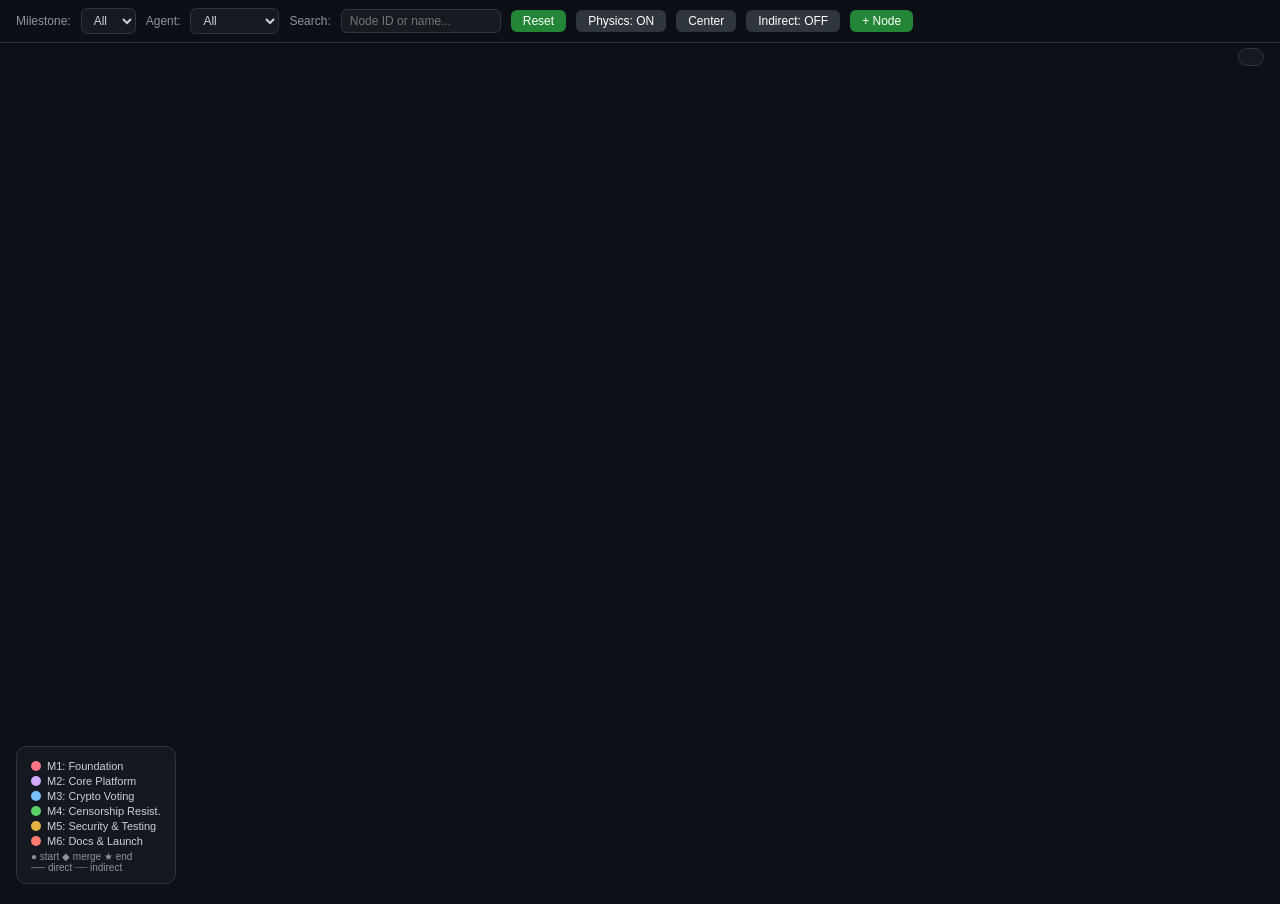
<file: wbs-network-graph.html>
<!DOCTYPE html>
<html lang="en">
<head>
<meta charset="UTF-8">
<meta name="viewport" content="width=device-width, initial-scale=1.0">
<title>WBS Network Graph - Digital Democracy Platform</title>
<style>
*{margin:0;padding:0;box-sizing:border-box}
body{background:#0d1117;color:#c9d1d9;font-family:-apple-system,BlinkMacSystemFont,'Segoe UI',Helvetica,Arial,sans-serif;overflow:hidden}
#ctl{position:fixed;top:0;left:0;right:0;z-index:100;background:rgba(13,17,23,.95);border-bottom:1px solid #30363d;padding:8px 16px;display:flex;align-items:center;gap:10px;flex-wrap:wrap}
#ctl label{font-size:12px;color:#8b949e}
#ctl select,#ctl input[type=text]{background:#161b22;border:1px solid #30363d;color:#c9d1d9;padding:4px 8px;border-radius:6px;font-size:12px}
#ctl input[type=text]{width:160px}
#ctl button{background:#238636;border:none;color:#fff;padding:4px 12px;border-radius:6px;cursor:pointer;font-size:12px}
#ctl button:hover{background:#2ea043}
#ctl button.s{background:#30363d}
#ctl button.s:hover{background:#484f58}
#ctl button.on{background:#1f6feb}
#ip{position:fixed;bottom:16px;right:16px;z-index:200;background:rgba(22,27,34,.97);border:1px solid #30363d;border-radius:10px;padding:14px;width:400px;display:none;font-size:12px;max-height:80vh;overflow-y:auto}
#ip h3{color:#58a6ff;margin-bottom:6px;font-size:14px}
#ip .f{margin-bottom:5px}
#ip .l{color:#8b949e}
#ip .v{color:#c9d1d9}
#ip .x{position:absolute;top:6px;right:10px;cursor:pointer;color:#8b949e;font-size:16px}
#ip .x:hover{color:#fff}
#ip button{background:#238636;border:none;color:#fff;padding:3px 10px;border-radius:4px;cursor:pointer;font-size:11px;margin:2px}
#ip button.s{background:#30363d}
#ip button.warn{background:#da3633}
#ip input,#ip select,#ip textarea{background:#161b22;border:1px solid #30363d;color:#c9d1d9;padding:3px 6px;border-radius:4px;font-size:11px;width:100%}
#ip textarea{resize:vertical;min-height:40px}
#ip .edit-row{display:flex;gap:6px;align-items:center;margin:3px 0}
#ip .edit-row label{min-width:70px;color:#8b949e;font-size:11px}
#ip .edit-row input,#ip .edit-row select,#ip .edit-row textarea{flex:1}
.conn-item{background:#161b22;border:1px solid #30363d;border-radius:4px;padding:4px 6px;margin:2px 0;font-size:10px;display:flex;justify-content:space-between;align-items:center}
.conn-item .rm{color:#da3633;cursor:pointer;font-size:12px;margin-left:4px}
#overlay{position:fixed;top:0;left:0;right:0;bottom:0;background:rgba(0,0,0,.6);z-index:300;display:none;justify-content:center;align-items:center}
#modal{background:#161b22;border:1px solid #30363d;border-radius:10px;padding:20px;width:420px;max-height:80vh;overflow-y:auto;font-size:12px}
#modal h3{color:#58a6ff;margin-bottom:10px}
#modal .edit-row{display:flex;gap:6px;align-items:center;margin:5px 0}
#modal .edit-row label{min-width:80px;color:#8b949e;font-size:11px}
#modal .edit-row input,#modal .edit-row select,#modal .edit-row textarea{flex:1;background:#0d1117;border:1px solid #30363d;color:#c9d1d9;padding:4px 6px;border-radius:4px;font-size:11px}
#modal button{background:#238636;border:none;color:#fff;padding:5px 14px;border-radius:4px;cursor:pointer;font-size:12px;margin:2px}
#modal button.s{background:#30363d}
#modal button.warn{background:#da3633}
</style>
</head>
<body>
<div id="ctl">
  <label>Milestone:</label>
  <select id="mf"><option value="all">All</option><option value="1">M1</option><option value="2">M2</option><option value="3">M3</option><option value="4">M4</option><option value="5">M5</option><option value="6">M6</option></select>
  <label>Agent:</label>
  <select id="af"><option value="all">All</option><option value="DEV">DEV</option><option value="ARCH">ARCH</option><option value="CRYPTO">CRYPTO</option><option value="DEVOPS">DEVOPS</option><option value="UX">UX</option><option value="SEC">SEC</option><option value="QA">QA</option></select>
  <label>Search:</label>
  <input type="text" id="sb" placeholder="Node ID or name...">
  <button onclick="resetView()">Reset</button>
  <button class="s" id="physBtn" onclick="togglePhysics()">Physics: ON</button>
  <button class="s" onclick="centerGraph()">Center</button>
  <button class="s" id="indBtn" onclick="toggleIndirect()">Indirect: OFF</button>
  <button onclick="showAddNode()">+ Node</button>
</div>
<div id="lg" style="position:fixed;bottom:16px;left:16px;z-index:100;background:rgba(22,27,34,.95);border:1px solid #30363d;border-radius:10px;padding:10px 14px;font-size:11px">
  <div style="display:flex;align-items:center;gap:6px;margin:3px 0"><div style="width:10px;height:10px;border-radius:50%;background:#f97583"></div>M1: Foundation</div>
  <div style="display:flex;align-items:center;gap:6px;margin:3px 0"><div style="width:10px;height:10px;border-radius:50%;background:#d2a8ff"></div>M2: Core Platform</div>
  <div style="display:flex;align-items:center;gap:6px;margin:3px 0"><div style="width:10px;height:10px;border-radius:50%;background:#79c0ff"></div>M3: Crypto Voting</div>
  <div style="display:flex;align-items:center;gap:6px;margin:3px 0"><div style="width:10px;height:10px;border-radius:50%;background:#56d364"></div>M4: Censorship Resist.</div>
  <div style="display:flex;align-items:center;gap:6px;margin:3px 0"><div style="width:10px;height:10px;border-radius:50%;background:#e3b341"></div>M5: Security & Testing</div>
  <div style="display:flex;align-items:center;gap:6px;margin:3px 0"><div style="width:10px;height:10px;border-radius:50%;background:#ff7b72"></div>M6: Docs & Launch</div>
  <div style="margin-top:4px;color:#8b949e;font-size:10px">● start ◆ merge ★ end<br>── direct ┈┈ indirect</div>
</div>
<div id="st" style="position:fixed;top:48px;right:16px;z-index:100;background:rgba(22,27,34,.95);border:1px solid #30363d;border-radius:10px;padding:8px 12px;font-size:11px;color:#8b949e"></div>
<div id="ip"><span class="x" onclick="closePanel()">&times;</span><div id="ib"></div></div>
<div id="overlay" onclick="closeModal(event)"><div id="modal"></div></div>
<svg style="width:100vw;height:100vh"></svg>
<script src="https://d3js.org/d3.v7.min.js"></script>
<script>
// === CONSTANTS ===
const MC={1:"#f97583",2:"#d2a8ff",3:"#79c0ff",4:"#56d364",5:"#e3b341",6:"#ff7b72"};
const MN={1:"Foundation & Setup",2:"Core Platform",3:"Crypto Voting",4:"Censorship Resistance",5:"Security & Testing",6:"Docs & Launch"};
const AGENTS=["DEV","ARCH","CRYPTO","DEVOPS","UX","SEC","QA"];

// === NODE DATA (119 nodes) ===
let nodes=[
{id:"1.1.1",name:"Repository Setup",agent:"DEV",hours:4,parent:"1.1"},
{id:"1.1.2",name:"Dev Environment Config",agent:"DEV",hours:6,parent:"1.1"},
{id:"1.1.3",name:"CI/CD Pipeline Setup",agent:"DEVOPS",hours:8,parent:"1.1"},
{id:"1.1.4",name:"Project Documentation Structure",agent:"ARCH",hours:4,parent:"1.1"},
{id:"1.2.1",name:"Platform Evaluation",agent:"ARCH",hours:6,parent:"1.2"},
{id:"1.2.2",name:"Cryptographic Library Selection",agent:"CRYPTO",hours:8,parent:"1.2"},
{id:"1.2.3",name:"Biometric Library Selection",agent:"DEV",hours:6,parent:"1.2"},
{id:"1.2.4",name:"Architecture Documentation",agent:"ARCH",hours:6,parent:"1.2"},
{id:"1.3.1",name:"VPS Selection and Setup",agent:"DEVOPS",hours:4,parent:"1.3"},
{id:"1.3.2",name:"OS Hardening",agent:"DEVOPS",hours:6,parent:"1.3"},
{id:"1.3.3",name:"Tor Hidden Service Config",agent:"DEVOPS",hours:8,parent:"1.3"},
{id:"1.3.4",name:"Database Setup",agent:"DEVOPS",hours:6,parent:"1.3"},
{id:"1.3.5",name:"SSL/TLS Configuration",agent:"DEVOPS",hours:4,parent:"1.3"},
{id:"1.4.1",name:"Repository Forking",agent:"DEV",hours:2,parent:"1.4"},
{id:"1.4.2",name:"Local Development Setup",agent:"DEV",hours:8,parent:"1.4"},
{id:"1.4.3",name:"Test Suite Verification",agent:"QA",hours:6,parent:"1.4"},
{id:"1.4.4",name:"Customization Planning",agent:"ARCH",hours:6,parent:"1.4"},
{id:"2.1.1",name:"Persian Language Pack",agent:"UX",hours:12,parent:"2.1"},
{id:"2.1.2",name:"Custom Theme Development",agent:"UX",hours:8,parent:"2.1"},
{id:"2.1.3",name:"UI Simplification",agent:"UX",hours:8,parent:"2.1"},
{id:"2.2.1",name:"Registration Form Development",agent:"DEV",hours:8,parent:"2.2"},
{id:"2.2.2",name:"Email Verification System",agent:"DEV",hours:8,parent:"2.2"},
{id:"2.2.3",name:"Social Vouching DB Schema",agent:"DEV",hours:6,parent:"2.2"},
{id:"2.2.4",name:"Vouching Request System",agent:"DEV",hours:10,parent:"2.2"},
{id:"2.2.5",name:"Admin Vouching Oversight",agent:"DEV",hours:8,parent:"2.2"},
{id:"2.2.6",name:"User Profile Management",agent:"DEV",hours:8,parent:"2.2"},
{id:"2.3.1",name:"TOTP Library Integration",agent:"DEV",hours:6,parent:"2.3"},
{id:"2.3.2",name:"QR Code Generation",agent:"DEV",hours:4,parent:"2.3"},
{id:"2.3.3",name:"Backup Codes System",agent:"DEV",hours:6,parent:"2.3"},
{id:"2.3.4",name:"2FA Login Flow",agent:"DEV",hours:6,parent:"2.3"},
{id:"2.4.1",name:"Face Detection Library Integration",agent:"DEV",hours:8,parent:"2.4"},
{id:"2.4.2",name:"Liveness Detection Implementation",agent:"DEV",hours:12,parent:"2.4"},
{id:"2.4.3",name:"Face Embedding Generation",agent:"DEV",hours:10,parent:"2.4"},
{id:"2.4.4",name:"Duplicate Detection System",agent:"DEV",hours:12,parent:"2.4"},
{id:"2.4.5",name:"Privacy-Preserving Architecture",agent:"SEC",hours:8,parent:"2.4"},
{id:"2.4.6",name:"Biometric Signup Flow",agent:"DEV",hours:10,parent:"2.4"},
{id:"3.1.1",name:"Helios System Analysis",agent:"CRYPTO",hours:8,parent:"3.1"},
{id:"3.1.2",name:"API Bridge Design",agent:"ARCH",hours:10,parent:"3.1"},
{id:"3.1.3",name:"Data Flow Mapping",agent:"ARCH",hours:8,parent:"3.1"},
{id:"3.1.4",name:"Cryptographic Key Management",agent:"CRYPTO",hours:8,parent:"3.1"},
{id:"3.2.1",name:"Helios Installation",agent:"DEVOPS",hours:8,parent:"3.2"},
{id:"3.2.2",name:"Helios Containerization",agent:"DEVOPS",hours:6,parent:"3.2"},
{id:"3.2.3",name:"Election Trustee Setup",agent:"CRYPTO",hours:10,parent:"3.2"},
{id:"3.2.4",name:"ElGamal Parameter Config",agent:"CRYPTO",hours:6,parent:"3.2"},
{id:"3.2.5",name:"Test Election Execution",agent:"CRYPTO",hours:8,parent:"3.2"},
{id:"3.3.1",name:"API Authentication Layer",agent:"DEV",hours:8,parent:"3.3"},
{id:"3.3.2",name:"Vote Creation Endpoint",agent:"DEV",hours:10,parent:"3.3"},
{id:"3.3.3",name:"Vote Casting Endpoint",agent:"DEV",hours:12,parent:"3.3"},
{id:"3.3.4",name:"Vote Verification Endpoint",agent:"DEV",hours:8,parent:"3.3"},
{id:"3.3.5",name:"Tallying Trigger Mechanism",agent:"DEV",hours:8,parent:"3.3"},
{id:"3.3.6",name:"Error Handling and Logging",agent:"DEV",hours:6,parent:"3.3"},
{id:"3.4.1",name:"Vote Creation Interface",agent:"UX",hours:10,parent:"3.4"},
{id:"3.4.2",name:"Vote Listing Page",agent:"DEV",hours:6,parent:"3.4"},
{id:"3.4.3",name:"Ballot Interface",agent:"UX",hours:12,parent:"3.4"},
{id:"3.4.4",name:"Vote Verification Page",agent:"DEV",hours:8,parent:"3.4"},
{id:"3.4.5",name:"Results Dashboard",agent:"UX",hours:10,parent:"3.4"},
{id:"3.4.6",name:"Mobile Responsive Design",agent:"UX",hours:6,parent:"3.4"},
{id:"3.5.1",name:"Anonymization Architecture",agent:"CRYPTO",hours:8,parent:"3.5"},
{id:"3.5.2",name:"Identity-Vote DB Separation",agent:"DEV",hours:10,parent:"3.5"},
{id:"3.5.3",name:"Audit Log Implementation",agent:"DEV",hours:8,parent:"3.5"},
{id:"3.5.4",name:"Privacy Policy Documentation",agent:"SEC",hours:6,parent:"3.5"},
{id:"4.1.1",name:"Tor Config Optimization",agent:"DEVOPS",hours:6,parent:"4.1"},
{id:"4.1.2",name:"DoS Protection Implementation",agent:"DEVOPS",hours:8,parent:"4.1"},
{id:"4.1.3",name:"Tor Browser Compatibility Testing",agent:"QA",hours:4,parent:"4.1"},
{id:"4.1.4",name:"Onion Address Publication",agent:"DEVOPS",hours:4,parent:"4.1"},
{id:"4.2.1",name:"Cloudflare Account Setup",agent:"DEVOPS",hours:4,parent:"4.2"},
{id:"4.2.2",name:"Domain Fronting Config",agent:"DEVOPS",hours:10,parent:"4.2"},
{id:"4.2.3",name:"CDN Optimization",agent:"DEVOPS",hours:6,parent:"4.2"},
{id:"4.2.4",name:"Censorship Circumvention Testing",agent:"SEC",hours:8,parent:"4.2"},
{id:"4.3.1",name:"IPFS Node Installation",agent:"DEVOPS",hours:6,parent:"4.3"},
{id:"4.3.2",name:"Static Asset Upload to IPFS",agent:"DEVOPS",hours:8,parent:"4.3"},
{id:"4.3.3",name:"IPFS Gateway Config",agent:"DEVOPS",hours:8,parent:"4.3"},
{id:"4.3.4",name:"Platform Integration with IPFS",agent:"DEV",hours:10,parent:"4.3"},
{id:"4.3.5",name:"IPFS Content Pinning Strategy",agent:"DEVOPS",hours:6,parent:"4.3"},
{id:"4.4.1",name:"Circumvention Tool Research",agent:"SEC",hours:6,parent:"4.4"},
{id:"4.4.2",name:"Circumvention Guide (Persian)",agent:"UX",hours:8,parent:"4.4"},
{id:"4.4.3",name:"Circumvention Guide (English)",agent:"UX",hours:4,parent:"4.4"},
{id:"5.1.1",name:"OWASP Top 10 Testing",agent:"SEC",hours:12,parent:"5.1"},
{id:"5.1.2",name:"Crypto Implementation Review",agent:"CRYPTO",hours:10,parent:"5.1"},
{id:"5.1.3",name:"Auth & Authorization Testing",agent:"SEC",hours:8,parent:"5.1"},
{id:"5.1.4",name:"Information Leakage Testing",agent:"SEC",hours:6,parent:"5.1"},
{id:"5.1.5",name:"Vulnerability Remediation",agent:"DEV",hours:12,parent:"5.1"},
{id:"5.1.6",name:"Security Audit Report",agent:"SEC",hours:6,parent:"5.1"},
{id:"5.2.1",name:"Photo Spoofing Tests",agent:"SEC",hours:8,parent:"5.2"},
{id:"5.2.2",name:"Video Spoofing Tests",agent:"SEC",hours:8,parent:"5.2"},
{id:"5.2.3",name:"Liveness Detection Effectiveness",agent:"SEC",hours:8,parent:"5.2"},
{id:"5.2.4",name:"Duplicate Detection Accuracy",agent:"SEC",hours:8,parent:"5.2"},
{id:"5.3.1",name:"Load Testing Environment Setup",agent:"QA",hours:4,parent:"5.3"},
{id:"5.3.2",name:"Concurrent User Simulation",agent:"QA",hours:8,parent:"5.3"},
{id:"5.3.3",name:"Vote Casting Load Test",agent:"QA",hours:6,parent:"5.3"},
{id:"5.3.4",name:"DB Query Optimization",agent:"DEV",hours:6,parent:"5.3"},
{id:"5.4.1",name:"Test Suite Development",agent:"QA",hours:12,parent:"5.4"},
{id:"5.4.2",name:"Edge Case Testing",agent:"QA",hours:10,parent:"5.4"},
{id:"5.4.3",name:"Browser Compatibility Testing",agent:"QA",hours:8,parent:"5.4"},
{id:"5.4.4",name:"Continuous Testing Setup",agent:"DEVOPS",hours:6,parent:"5.4"},
{id:"5.4.5",name:"Bug Tracking System",agent:"QA",hours:4,parent:"5.4"},
{id:"6.1.1",name:"User Guide (Persian)",agent:"UX",hours:12,parent:"6.1"},
{id:"6.1.2",name:"User Guide (English)",agent:"UX",hours:6,parent:"6.1"},
{id:"6.1.3",name:"Video Tutorial Creation",agent:"UX",hours:10,parent:"6.1"},
{id:"6.1.4",name:"FAQ Development",agent:"UX",hours:6,parent:"6.1"},
{id:"6.2.1",name:"Admin Manual Writing",agent:"ARCH",hours:10,parent:"6.2"},
{id:"6.2.2",name:"Deployment Guide",agent:"DEVOPS",hours:8,parent:"6.2"},
{id:"6.2.3",name:"Troubleshooting Guide",agent:"DEVOPS",hours:6,parent:"6.2"},
{id:"6.2.4",name:"Backup & Recovery Docs",agent:"DEVOPS",hours:6,parent:"6.2"},
{id:"6.3.1",name:"Privacy Policy Writing",agent:"SEC",hours:8,parent:"6.3"},
{id:"6.3.2",name:"Security Whitepaper",agent:"CRYPTO",hours:10,parent:"6.3"},
{id:"6.3.3",name:"Threat Model Documentation",agent:"SEC",hours:6,parent:"6.3"},
{id:"6.3.4",name:"Transparency Report Template",agent:"ARCH",hours:4,parent:"6.3"},
{id:"6.4.1",name:"Beta Tester Recruitment",agent:"UX",hours:8,parent:"6.4"},
{id:"6.4.2",name:"Beta Onboarding",agent:"UX",hours:10,parent:"6.4"},
{id:"6.4.3",name:"Test Vote Execution",agent:"QA",hours:12,parent:"6.4"},
{id:"6.4.4",name:"Feedback Collection",agent:"UX",hours:8,parent:"6.4"},
{id:"6.4.5",name:"Bug Fixes & Improvements",agent:"DEV",hours:12,parent:"6.4"},
{id:"6.5.1",name:"Production Environment Final",agent:"DEVOPS",hours:8,parent:"6.5"},
{id:"6.5.2",name:"Monitoring & Alerting Setup",agent:"DEVOPS",hours:10,parent:"6.5"},
{id:"6.5.3",name:"Incident Response Plan",agent:"SEC",hours:8,parent:"6.5"},
{id:"6.5.4",name:"Launch Announcement Prep",agent:"UX",hours:6,parent:"6.5"},
{id:"6.5.5",name:"Final Pre-Launch Checklist",agent:"QA",hours:6,parent:"6.5"},
{id:"6.5.6",name:"Launch Execution",agent:"DEV",hours:4,parent:"6.5"}
];

// === DIRECT EDGES (118) ===
let edges=[
["1.1.1","1.1.2"],["1.1.2","1.4.2"],["1.1.3","1.3.1"],["1.1.4","1.2.1"],
["1.2.1","1.2.2"],["1.2.2","1.2.3"],["1.2.3","1.2.4"],["1.2.4","1.4.1"],
["1.3.1","1.3.2"],["1.3.2","1.3.3"],["1.3.3","1.3.4"],["1.3.4","1.3.5"],["1.3.5","4.1.1"],
["1.4.1","1.4.2"],["1.4.2","1.4.3"],["1.4.3","1.4.4"],["1.4.4","2.1.1"],
["2.1.1","2.1.3"],["2.1.2","2.1.3"],["2.1.3","2.2.1"],
["2.2.1","2.2.2"],["2.2.2","2.2.3"],["2.2.3","2.2.4"],["2.2.4","2.2.5"],["2.2.5","2.3.1"],["2.2.6","2.3.1"],
["2.3.1","2.3.2"],["2.3.2","2.3.3"],["2.3.3","2.3.4"],["2.3.4","5.1.1"],
["2.4.1","2.4.2"],["2.4.2","2.4.3"],["2.4.3","2.4.4"],["2.4.4","2.4.5"],["2.4.5","2.4.6"],["2.4.6","5.2.1"],
["3.1.1","3.1.2"],["3.1.2","3.1.3"],["3.1.3","3.1.4"],["3.1.4","3.2.1"],
["3.2.1","3.2.2"],["3.2.2","3.2.3"],["3.2.3","3.2.4"],["3.2.4","3.2.5"],["3.2.5","3.3.1"],
["3.3.1","3.3.2"],["3.3.2","3.3.3"],["3.3.3","3.3.4"],["3.3.4","3.3.5"],["3.3.5","3.3.6"],["3.3.6","3.4.1"],
["3.4.1","3.4.2"],["3.4.2","3.4.3"],["3.4.3","3.4.4"],["3.4.4","3.4.5"],["3.4.5","3.5.1"],["3.4.6","3.5.1"],
["3.5.1","3.5.2"],["3.5.2","3.5.3"],["3.5.3","5.1.1"],["3.5.4","6.3.1"],
["4.1.1","4.1.2"],["4.1.2","4.1.4"],["4.1.3","4.1.4"],["4.1.4","4.2.1"],
["4.2.1","4.2.2"],["4.2.2","4.2.3"],["4.2.3","4.3.1"],["4.2.4","4.3.1"],
["4.3.1","4.3.2"],["4.3.2","4.3.3"],["4.3.3","4.3.4"],["4.3.4","4.3.5"],["4.3.5","6.5.1"],
["4.4.1","4.4.2"],["4.4.2","4.4.3"],["4.4.3","6.1.1"],
["5.1.1","5.1.2"],["5.1.2","5.1.3"],["5.1.3","5.1.4"],["5.1.4","5.1.5"],["5.1.5","5.1.6"],["5.1.6","5.4.1"],
["5.2.1","5.2.2"],["5.2.2","5.2.3"],["5.2.3","5.2.4"],["5.2.4","5.4.1"],
["5.3.1","5.3.2"],["5.3.2","5.3.3"],["5.3.3","5.3.4"],["5.3.4","5.4.1"],
["5.4.1","5.4.2"],["5.4.2","5.4.3"],["5.4.3","5.4.5"],["5.4.4","6.5.1"],["5.4.5","6.1.1"],
["6.1.1","6.1.2"],["6.1.2","6.4.2"],["6.1.3","6.4.2"],["6.1.4","6.4.1"],
["6.2.1","6.2.2"],["6.2.2","6.2.3"],["6.2.3","6.2.4"],["6.2.4","6.5.5"],
["6.3.1","6.3.2"],["6.3.2","6.3.3"],["6.3.3","6.3.4"],["6.3.4","6.5.5"],
["6.4.1","6.4.2"],["6.4.2","6.4.3"],["6.4.3","6.4.4"],["6.4.4","6.4.5"],["6.4.5","6.5.1"],
["6.5.1","6.5.2"],["6.5.2","6.5.5"],["6.5.3","6.5.5"],["6.5.4","6.5.5"],["6.5.5","6.5.6"]
];

// === DEPENDENCY REASONS (118 direct edges) ===
const DR={
"1.1.1>1.1.2":"Need repository before configuring development environment",
"1.1.2>1.4.2":"Docker dev environment needed for local CONSUL setup",
"1.1.3>1.3.1":"CI/CD pipeline informs VPS requirements and deployment target",
"1.1.4>1.2.1":"Documentation structure guides platform evaluation criteria",
"1.2.1>1.2.2":"Platform choice determines which crypto libraries are compatible",
"1.2.2>1.2.3":"Crypto library choice constrains biometric library options",
"1.2.3>1.2.4":"All library selections must be finalized before architecture docs",
"1.2.4>1.4.1":"Architecture must be documented before forking and customizing CONSUL",
"1.3.1>1.3.2":"VPS must be provisioned before OS can be hardened",
"1.3.2>1.3.3":"OS must be hardened before exposing Tor service",
"1.3.3>1.3.4":"Tor config affects database network access settings",
"1.3.4>1.3.5":"Database must be running before configuring SSL for web layer",
"1.3.5>4.1.1":"SSL/TLS must be configured before optimizing Tor hidden service",
"1.4.1>1.4.2":"Must fork repo before setting up local development",
"1.4.2>1.4.3":"Local setup must work before running test suite",
"1.4.3>1.4.4":"Test results inform customization planning decisions",
"1.4.4>2.1.1":"Customization plan must exist before starting localization",
"2.1.1>2.1.3":"Persian language pack needed before simplifying UI (RTL affects layout)",
"2.1.2>2.1.3":"Theme must exist before UI simplification can be applied",
"2.1.3>2.2.1":"Simplified UI framework needed before building registration forms",
"2.2.1>2.2.2":"Registration form must exist before adding email verification",
"2.2.2>2.2.3":"Email verification flow informs vouching schema design",
"2.2.3>2.2.4":"Vouching DB schema must exist before building request system",
"2.2.4>2.2.5":"Vouching request system must work before building admin oversight",
"2.2.5>2.3.1":"Vouching oversight complete before adding 2FA layer",
"2.2.6>2.3.1":"User profiles must exist before 2FA can be attached to accounts",
"2.3.1>2.3.2":"TOTP library must be integrated before generating QR codes",
"2.3.2>2.3.3":"QR setup flow must work before adding backup codes alternative",
"2.3.3>2.3.4":"Backup codes must exist as fallback before building 2FA login flow",
"2.3.4>5.1.1":"2FA login flow must be complete before security audit can test it",
"2.4.1>2.4.2":"Face detection must work before adding liveness challenges",
"2.4.2>2.4.3":"Liveness detection validates face before generating embeddings",
"2.4.3>2.4.4":"Face embeddings must be generated before duplicate detection",
"2.4.4>2.4.5":"Duplicate detection design informs privacy architecture decisions",
"2.4.5>2.4.6":"Privacy architecture must be defined before building signup flow",
"2.4.6>5.2.1":"Biometric signup must be complete before spoofing tests",
"3.1.1>3.1.2":"Helios analysis informs API bridge design decisions",
"3.1.2>3.1.3":"API bridge design determines data flow requirements",
"3.1.3>3.1.4":"Data flow mapping reveals key management requirements",
"3.1.4>3.2.1":"Key management plan needed before Helios deployment",
"3.2.1>3.2.2":"Helios must be installed before containerizing it",
"3.2.2>3.2.3":"Containerized Helios needed before configuring trustees",
"3.2.3>3.2.4":"Trustee setup must work before configuring ElGamal params",
"3.2.4>3.2.5":"ElGamal params must be set before running test election",
"3.2.5>3.3.1":"Test election validates Helios before building API bridge",
"3.3.1>3.3.2":"API auth layer must exist before vote creation endpoint",
"3.3.2>3.3.3":"Vote creation must work before vote casting can be built",
"3.3.3>3.3.4":"Vote casting must work before verification endpoint",
"3.3.4>3.3.5":"Verification must work before tallying trigger",
"3.3.5>3.3.6":"Core API must work before adding error handling layer",
"3.3.6>3.4.1":"API must be stable with error handling before building UI",
"3.4.1>3.4.2":"Vote creation UI informs vote listing page design",
"3.4.2>3.4.3":"Vote listing must exist before ballot interface",
"3.4.3>3.4.4":"Ballot interface must work before verification page",
"3.4.4>3.4.5":"Verification page must exist before results dashboard",
"3.4.5>3.5.1":"Results dashboard complete before anonymization design",
"3.4.6>3.5.1":"Mobile responsive issues inform anonymization UI design",
"3.5.1>3.5.2":"Anonymization architecture must be designed before DB separation",
"3.5.2>3.5.3":"DB separation must be done before audit log implementation",
"3.5.3>5.1.1":"Audit log must exist before security audit can review it",
"3.5.4>6.3.1":"Privacy policy docs feed into formal privacy policy writing",
"4.1.1>4.1.2":"Tor config must be optimized before adding DoS protection",
"4.1.2>4.1.4":"DoS protection must be in place before publishing onion address",
"4.1.3>4.1.4":"Browser compatibility must be verified before publishing address",
"4.1.4>4.2.1":"Onion address published before setting up domain fronting alternative",
"4.2.1>4.2.2":"Cloudflare account needed before domain fronting config",
"4.2.2>4.2.3":"Domain fronting must work before CDN optimization",
"4.2.3>4.3.1":"CDN setup informs IPFS node configuration",
"4.2.4>4.3.1":"Circumvention test results inform IPFS deployment strategy",
"4.3.1>4.3.2":"IPFS node must be running before uploading assets",
"4.3.2>4.3.3":"Assets must be on IPFS before configuring gateway",
"4.3.3>4.3.4":"Gateway must work before platform integration",
"4.3.4>4.3.5":"Platform integration must work before pinning strategy",
"4.3.5>6.5.1":"IPFS pinning must be configured before production finalization",
"4.4.1>4.4.2":"Tool research must be done before writing Persian guide",
"4.4.2>4.4.3":"Persian guide must exist before English translation",
"4.4.3>6.1.1":"Circumvention guides must exist before user guide references them",
"5.1.1>5.1.2":"OWASP testing must be done before crypto review",
"5.1.2>5.1.3":"Crypto review before auth testing (crypto informs auth)",
"5.1.3>5.1.4":"Auth testing before info leakage testing",
"5.1.4>5.1.5":"All vulnerability findings needed before remediation",
"5.1.5>5.1.6":"Remediation must be done before writing audit report",
"5.1.6>5.4.1":"Audit report must exist before E2E test suite development",
"5.2.1>5.2.2":"Photo spoofing tests before video spoofing tests",
"5.2.2>5.2.3":"Video spoofing results inform liveness detection tuning",
"5.2.3>5.2.4":"Liveness effectiveness informs duplicate detection thresholds",
"5.2.4>5.4.1":"Biometric testing complete before E2E test suite",
"5.3.1>5.3.2":"Load test environment must be set up before running simulations",
"5.3.2>5.3.3":"Concurrent user results inform vote casting load test design",
"5.3.3>5.3.4":"Load test results reveal which DB queries need optimization",
"5.3.4>5.4.1":"DB optimization must be done before E2E testing",
"5.4.1>5.4.2":"Test suite must exist before edge case testing",
"5.4.2>5.4.3":"Edge cases must be tested before browser compatibility",
"5.4.3>5.4.5":"Browser compat issues must be found before bug tracking setup",
"5.4.4>6.5.1":"CI/CD testing setup must be done before production finalization",
"5.4.5>6.1.1":"Bug tracking must be set up before writing user guide (known issues)",
"6.1.1>6.1.2":"Persian user guide must exist before English translation",
"6.1.2>6.4.2":"English guide needed for beta onboarding materials",
"6.1.3>6.4.2":"Video tutorials needed for beta onboarding",
"6.1.4>6.4.1":"FAQ must exist before recruiting beta testers (they need resources)",
"6.2.1>6.2.2":"Admin manual must exist before deployment guide",
"6.2.2>6.2.3":"Deployment guide informs troubleshooting guide content",
"6.2.3>6.2.4":"Troubleshooting guide informs backup/recovery docs",
"6.2.4>6.5.5":"Backup docs must exist before pre-launch checklist",
"6.3.1>6.3.2":"Privacy policy must exist before security whitepaper references it",
"6.3.2>6.3.3":"Whitepaper informs threat model documentation",
"6.3.3>6.3.4":"Threat model must exist before transparency report template",
"6.3.4>6.5.5":"Transparency report template needed for pre-launch checklist",
"6.4.1>6.4.2":"Beta testers must be recruited before onboarding them",
"6.4.2>6.4.3":"Onboarding must be done before test vote execution",
"6.4.3>6.4.4":"Test votes must be executed before collecting feedback",
"6.4.4>6.4.5":"Feedback must be collected before fixing bugs",
"6.4.5>6.5.1":"Beta bug fixes must be done before production finalization",
"6.5.1>6.5.2":"Production env must be finalized before monitoring setup",
"6.5.2>6.5.5":"Monitoring must be active before pre-launch checklist",
"6.5.3>6.5.5":"Incident response plan needed for pre-launch checklist",
"6.5.4>6.5.5":"Launch announcement must be ready for pre-launch checklist",
"6.5.5>6.5.6":"Pre-launch checklist must pass before launch execution"
};

// === INDIRECT CONNECTIONS (19 curated cross-branch thematic) ===
let indirectEdges=[
["2.4.5","3.5.4","Both deal with privacy architecture — biometric privacy design should align with vote privacy policy"],
["2.4.4","5.2.4","Duplicate detection design directly affects duplicate detection testing accuracy thresholds"],
["2.4.2","5.2.2","Liveness detection implementation determines what video spoofing tests should target"],
["1.3.3","4.1.1","Tor hidden service config and Tor optimization share the same torrc — changes affect both"],
["2.2.3","3.5.2","Social vouching DB schema and identity-vote DB separation both affect user anonymity design"],
["3.2.4","5.1.2","ElGamal parameters directly affect what crypto implementation review should verify"],
["1.2.2","3.1.1","Cryptographic library selection determines Helios integration approach"],
["1.2.3","2.4.1","Biometric library selection determines face detection implementation"],
["4.2.4","4.1.3","Censorship circumvention testing and Tor browser testing share test infrastructure"],
["5.1.3","2.3.4","Auth testing should specifically verify the 2FA login flow implementation"],
["5.1.4","2.4.5","Info leakage testing should check privacy-preserving biometric architecture"],
["3.3.3","5.3.3","Vote casting endpoint implementation determines vote casting load test design"],
["6.3.3","5.1.1","Threat model documentation should reference OWASP testing findings"],
["1.3.4","3.5.2","Database setup configuration affects identity-vote database separation design"],
["4.4.1","4.1.3","Circumvention tool research findings inform Tor browser compatibility requirements"],
["6.5.3","6.3.3","Incident response plan should reference threat model documentation"],
["3.4.6","5.4.3","Mobile responsive design issues found in browser compatibility testing"],
["2.2.6","6.1.1","User profile features need to be documented in user guide"],
["1.1.3","5.4.4","CI/CD pipeline setup and continuous testing setup share the same GitHub Actions config"]
];

// === STATE ===
let showIndirect=false, physicsOn=true, selectedNode=null, editMode=false;
const nodeMap=new Map();
nodes.forEach(n=>{n.milestone=parseInt(n.id.split(".")[0]);nodeMap.set(n.id,n)});

// Build link objects
let links=edges.map(e=>({source:e[0],target:e[1],type:"direct"}));
let indirectLinks=indirectEdges.map(e=>({source:e[0],target:e[1],type:"indirect",reason:e[2]}));

// Compute node types: start (no incoming direct), merge (>1 incoming direct), end
function computeNodeTypes(){
  const inc=new Map();
  nodes.forEach(n=>inc.set(n.id,0));
  edges.forEach(e=>{let c=inc.get(e[1])||0;inc.set(e[1],c+1)});
  nodes.forEach(n=>{
    n.inDeg=inc.get(n.id)||0;
    n.outDeg=edges.filter(e=>e[0]===n.id).length;
    if(n.id==="6.5.6")n.type="end";
    else if(n.inDeg===0)n.type="start";
    else if(n.inDeg>1)n.type="merge";
    else n.type="normal";
  });
}
computeNodeTypes();

// Ancestors & descendants (direct only)
function getAncestors(id){
  const s=new Set(),q=[id];
  while(q.length){const c=q.pop();edges.forEach(e=>{if(e[1]===c&&!s.has(e[0])){s.add(e[0]);q.push(e[0])}});}
  return s;
}
function getDescendants(id){
  const s=new Set(),q=[id];
  while(q.length){const c=q.pop();edges.forEach(e=>{if(e[0]===c&&!s.has(e[1])){s.add(e[1]);q.push(e[1])}});}
  return s;
}

// Critical path: longest path from start nodes to given node, or from node to 6.5.6
function criticalPathTo(targetId){
  // BFS topological longest path from all start nodes to target
  const dist=new Map(),prev=new Map();
  nodes.forEach(n=>dist.set(n.id,-Infinity));
  // find start nodes
  const starts=nodes.filter(n=>n.type==="start").map(n=>n.id);
  starts.forEach(s=>dist.set(s,nodeMap.get(s).hours));
  // topological sort
  const inDeg=new Map();
  nodes.forEach(n=>inDeg.set(n.id,0));
  edges.forEach(e=>inDeg.set(e[1],(inDeg.get(e[1])||0)+1));
  const q=[];
  nodes.forEach(n=>{if(inDeg.get(n.id)===0)q.push(n.id)});
  const order=[];
  while(q.length){
    const u=q.shift();order.push(u);
    edges.forEach(e=>{if(e[0]===u){inDeg.set(e[1],inDeg.get(e[1])-1);if(inDeg.get(e[1])===0)q.push(e[1])}});
  }
  order.forEach(u=>{
    edges.forEach(e=>{
      if(e[0]===u){
        const w=dist.get(u)+(nodeMap.get(e[1])?nodeMap.get(e[1]).hours:0);
        if(w>dist.get(e[1])){dist.set(e[1],w);prev.set(e[1],u)}
      }
    });
  });
  // trace back from target
  const path=[targetId];
  let cur=targetId;
  while(prev.has(cur)){cur=prev.get(cur);path.unshift(cur)}
  return path;
}
function criticalPathFrom(srcId){
  // longest path from srcId to 6.5.6
  const dist=new Map(),prev=new Map();
  nodes.forEach(n=>dist.set(n.id,-Infinity));
  dist.set(srcId,nodeMap.get(srcId).hours);
  const inDeg=new Map();
  nodes.forEach(n=>inDeg.set(n.id,0));
  edges.forEach(e=>inDeg.set(e[1],(inDeg.get(e[1])||0)+1));
  const q=[];
  nodes.forEach(n=>{if(inDeg.get(n.id)===0)q.push(n.id)});
  const order=[];
  while(q.length){
    const u=q.shift();order.push(u);
    edges.forEach(e=>{if(e[0]===u){inDeg.set(e[1],inDeg.get(e[1])-1);if(inDeg.get(e[1])===0)q.push(e[1])}});
  }
  // only process from srcId onwards
  let started=false;
  order.forEach(u=>{
    if(u===srcId)started=true;
    if(!started)return;
    edges.forEach(e=>{
      if(e[0]===u&&dist.get(u)>-Infinity){
        const w=dist.get(u)+(nodeMap.get(e[1])?nodeMap.get(e[1]).hours:0);
        if(w>dist.get(e[1])){dist.set(e[1],w);prev.set(e[1],u)}
      }
    });
  });
  const path=["6.5.6"];
  let cur="6.5.6";
  while(prev.has(cur)){cur=prev.get(cur);path.unshift(cur)}
  if(path[0]!==srcId)return [srcId];
  return path;
}

// === D3 SETUP ===
const W=window.innerWidth,H=window.innerHeight;
const svg=d3.select("svg").attr("width",W).attr("height",H);
const g=svg.append("g");
const zoom=d3.zoom().scaleExtent([0.1,5]).on("zoom",e=>g.attr("transform",e.transform));
svg.call(zoom);

// Arrow markers
svg.append("defs").selectAll("marker").data(["direct","indirect","highlight","critical"])
  .join("marker").attr("id",d=>"arr-"+d).attr("viewBox","0 0 10 6").attr("refX",10).attr("refY",3)
  .attr("markerWidth",8).attr("markerHeight",6).attr("orient","auto")
  .append("path").attr("d","M0,0L10,3L0,6Z")
  .attr("fill",d=>d==="direct"?"#30363d":d==="indirect"?"#f0883e":d==="highlight"?"#58a6ff":"#f97583");

// Force simulation
const sim=d3.forceSimulation(nodes)
  .force("link",d3.forceLink(links).id(d=>d.id).distance(80).strength(0.4))
  .force("charge",d3.forceManyBody().strength(-300))
  .force("center",d3.forceCenter(W/2,H/2))
  .force("x",d3.forceX(d=>(d.milestone-1)*W/6+W/12).strength(0.15))
  .force("y",d3.forceY(H/2).strength(0.05))
  .force("collision",d3.forceCollide(25))
  .alphaDecay(0.02);

// Draw indirect links (hidden by default)
const indLinkG=g.append("g").attr("class","ind-links").style("display","none");
const indLinkSel=indLinkG.selectAll("line").data(indirectLinks).join("line")
  .attr("stroke","#f0883e").attr("stroke-width",1.5).attr("stroke-dasharray","6,4")
  .attr("opacity",0.6).attr("marker-end","url(#arr-indirect)")
  .style("cursor","pointer")
  .on("click",(ev,d)=>{ev.stopPropagation();showLinkInfo(d)});

// Draw direct links
const linkSel=g.append("g").selectAll("line").data(links).join("line")
  .attr("stroke","#30363d").attr("stroke-width",1.5).attr("marker-end","url(#arr-direct)")
  .style("cursor","pointer")
  .on("click",(ev,d)=>{ev.stopPropagation();showDirectLinkInfo(d)});

// Draw nodes
const nodeG=g.append("g").selectAll("g").data(nodes).join("g")
  .style("cursor","pointer")
  .call(d3.drag().on("start",dragS).on("drag",dragD).on("end",dragE));

nodeG.append("path").attr("d",d=>{
  if(d.type==="end")return d3.symbol().type(d3.symbolStar).size(300)();
  if(d.type==="merge")return d3.symbol().type(d3.symbolDiamond).size(250)();
  return d3.symbol().type(d3.symbolCircle).size(200)();
}).attr("fill",d=>MC[d.milestone]).attr("stroke","#0d1117").attr("stroke-width",1.5);

nodeG.append("text").text(d=>d.id).attr("dy",d=>d.type==="end"?-14:-12)
  .attr("text-anchor","middle").attr("fill","#8b949e").attr("font-size","9px");

// Hover highlight
nodeG.on("mouseenter",(ev,d)=>{
  if(selectedNode)return;
  const anc=getAncestors(d.id),desc=getDescendants(d.id);
  const related=new Set([d.id,...anc,...desc]);
  nodeG.attr("opacity",n=>related.has(n.id)?1:0.15);
  linkSel.attr("opacity",l=>{
    const s=typeof l.source==="object"?l.source.id:l.source;
    const t=typeof l.target==="object"?l.target.id:l.target;
    return related.has(s)&&related.has(t)?1:0.08;
  }).attr("stroke",l=>{
    const s=typeof l.source==="object"?l.source.id:l.source;
    const t=typeof l.target==="object"?l.target.id:l.target;
    return (anc.has(s)||s===d.id)&&(desc.has(t)||t===d.id||anc.has(t)||s===d.id)?"#58a6ff":"#30363d";
  });
}).on("mouseleave",(ev,d)=>{
  if(selectedNode)return;
  nodeG.attr("opacity",1);
  linkSel.attr("opacity",1).attr("stroke","#30363d");
});

// Click to select
nodeG.on("click",(ev,d)=>{ev.stopPropagation();selectNode(d)});
svg.on("click",()=>{deselectNode()});

// Tick
sim.on("tick",()=>{
  linkSel.attr("x1",d=>d.source.x).attr("y1",d=>d.source.y)
    .attr("x2",d=>d.target.x).attr("y2",d=>d.target.y);
  indLinkSel.attr("x1",d=>d.source.x).attr("y1",d=>d.source.y)
    .attr("x2",d=>d.target.x).attr("y2",d=>d.target.y);
  nodeG.attr("transform",d=>`translate(${d.x},${d.y})`);
});

function dragS(ev,d){if(!ev.active)sim.alphaTarget(0.3).restart();d.fx=d.x;d.fy=d.y}
function dragD(ev,d){d.fx=ev.x;d.fy=ev.y}
function dragE(ev,d){if(!ev.active)sim.alphaTarget(0);if(!physicsOn){d.fx=d.x;d.fy=d.y}else{d.fx=null;d.fy=null}}

// Stats
function updateStats(){
  document.getElementById("st").innerHTML=`Nodes: ${nodes.length} | Edges: ${edges.length} | Indirect: ${indirectEdges.length}`;
}
updateStats();

// === NODE SELECTION & INFO PANEL ===
function selectNode(d){
  selectedNode=d;
  const anc=getAncestors(d.id),desc=getDescendants(d.id);
  const related=new Set([d.id,...anc,...desc]);
  nodeG.attr("opacity",n=>related.has(n.id)?1:0.15);
  linkSel.attr("opacity",l=>{
    const s=l.source.id||l.source,t=l.target.id||l.target;
    return related.has(s)&&related.has(t)?1:0.08;
  }).attr("stroke",l=>{
    const s=l.source.id||l.source,t=l.target.id||l.target;
    return related.has(s)&&related.has(t)?"#58a6ff":"#30363d";
  });
  showInfoPanel(d);
}
function deselectNode(){
  selectedNode=null;editMode=false;
  nodeG.attr("opacity",1);
  linkSel.attr("opacity",1).attr("stroke","#30363d");
  document.getElementById("ip").style.display="none";
  // clear critical path highlight
  nodeG.select("path").attr("stroke","#0d1117").attr("stroke-width",1.5);
  linkSel.attr("stroke-width",1.5).attr("marker-end","url(#arr-direct)");
}
function closePanel(){deselectNode()}

function showInfoPanel(d){
  const ip=document.getElementById("ip");
  const ib=document.getElementById("ib");
  // Get parents and children
  const parents=edges.filter(e=>e[1]===d.id).map(e=>e[0]);
  const children=edges.filter(e=>e[0]===d.id).map(e=>e[1]);
  const indConn=indirectEdges.filter(e=>e[0]===d.id||e[1]===d.id);
  // Dependency reasons for incoming
  const inReasons=parents.map(p=>{const k=p+">"+d.id;return DR[k]?`<span style="color:#58a6ff">${p}</span>→ ${DR[k]}`:`<span style="color:#58a6ff">${p}</span>→ (no reason)`}).join("<br>");
  // Dependency reasons for outgoing
  const outReasons=children.map(c=>{const k=d.id+">"+c;return DR[k]?`→<span style="color:#58a6ff">${c}</span>: ${DR[k]}`:`→<span style="color:#58a6ff">${c}</span>: (no reason)`}).join("<br>");

  ib.innerHTML=`
    <h3 style="color:#58a6ff;margin-bottom:8px">${d.id}: ${d.name}</h3>
    <div class="f"><span class="l">Milestone:</span> <span class="v">${d.milestone} — ${MN[d.milestone]}</span></div>
    <div class="f"><span class="l">Parent Task:</span> <span class="v">[${d.parent}]</span></div>
    <div class="f"><span class="l">Agent:</span> <span class="v">${d.agent}</span></div>
    <div class="f"><span class="l">Hours:</span> <span class="v">${d.hours}h</span></div>
    <div class="f"><span class="l">Type:</span> <span class="v">${d.type} (in:${d.inDeg} out:${d.outDeg})</span></div>
    <hr style="border-color:#30363d;margin:6px 0">
    <div class="f"><span class="l">Predecessors (${parents.length}):</span><br>${inReasons||"<i>None (start node)</i>"}</div>
    <hr style="border-color:#30363d;margin:6px 0">
    <div class="f"><span class="l">Successors (${children.length}):</span><br>${outReasons||"<i>None (end node)</i>"}</div>
    ${indConn.length?`<hr style="border-color:#30363d;margin:6px 0"><div class="f"><span class="l">Indirect Connections (${indConn.length}):</span><br>${indConn.map(ic=>{
      const other=ic[0]===d.id?ic[1]:ic[0];
      return `<div class="conn-item"><span><span style="color:#f0883e">↔ ${other}</span>: ${ic[2]}</span></div>`;
    }).join("")}</div>`:""}
    <hr style="border-color:#30363d;margin:6px 0">
    <div style="display:flex;gap:4px;flex-wrap:wrap;margin-top:4px">
      <button onclick="showEditNode('${d.id}')">Edit Node</button>
      <button class="s" onclick="showEditConnections('${d.id}')">Edit Connections</button>
      <button class="s" onclick="showAddIndirect('${d.id}')">+ Indirect</button>
      <button class="s" onclick="highlightCriticalTo('${d.id}')">Critical Path ←</button>
      <button class="s" onclick="highlightCriticalFrom('${d.id}')">Critical Path →</button>
      ${d.id!=="6.5.6"?`<button class="warn" onclick="deleteNode('${d.id}')">Delete</button>`:""}
    </div>
  `;
  ip.style.display="block";
}

// Show link info on click
function showDirectLinkInfo(l){
  const s=l.source.id||l.source,t=l.target.id||l.target;
  const k=s+">"+t;
  const reason=DR[k]||"No reason documented";
  const ip=document.getElementById("ip"),ib=document.getElementById("ib");
  ib.innerHTML=`<h3 style="color:#58a6ff">Edge: ${s} → ${t}</h3>
    <div class="f"><span class="l">From:</span> <span class="v">${s}: ${nodeMap.get(s)?.name||"?"}</span></div>
    <div class="f"><span class="l">To:</span> <span class="v">${t}: ${nodeMap.get(t)?.name||"?"}</span></div>
    <div class="f"><span class="l">Reason:</span> <span class="v">${reason}</span></div>`;
  ip.style.display="block";
}
function showLinkInfo(l){
  const s=l.source.id||l.source,t=l.target.id||l.target;
  const ip=document.getElementById("ip"),ib=document.getElementById("ib");
  ib.innerHTML=`<h3 style="color:#f0883e">Indirect: ${s} ↔ ${t}</h3>
    <div class="f"><span class="l">From:</span> <span class="v">${s}: ${nodeMap.get(s)?.name||"?"}</span></div>
    <div class="f"><span class="l">To:</span> <span class="v">${t}: ${nodeMap.get(t)?.name||"?"}</span></div>
    <div class="f"><span class="l">Reason:</span> <span class="v">${l.reason}</span></div>`;
  ip.style.display="block";
}

// Critical path highlight
function highlightCriticalTo(id){
  const path=criticalPathTo(id);
  applyCriticalHighlight(path);
}
function highlightCriticalFrom(id){
  const path=criticalPathFrom(id);
  applyCriticalHighlight(path);
}
function applyCriticalHighlight(path){
  const pathSet=new Set(path);
  const pathEdges=new Set();
  for(let i=0;i<path.length-1;i++)pathEdges.add(path[i]+">"+path[i+1]);
  nodeG.attr("opacity",n=>pathSet.has(n.id)?1:0.1);
  nodeG.select("path").attr("stroke",n=>pathSet.has(n.id)?"#f97583":"#0d1117")
    .attr("stroke-width",n=>pathSet.has(n.id)?3:1.5);
  linkSel.attr("opacity",l=>{
    const s=l.source.id||l.source,t=l.target.id||l.target;
    return pathEdges.has(s+">"+t)?1:0.05;
  }).attr("stroke",l=>{
    const s=l.source.id||l.source,t=l.target.id||l.target;
    return pathEdges.has(s+">"+t)?"#f97583":"#30363d";
  }).attr("stroke-width",l=>{
    const s=l.source.id||l.source,t=l.target.id||l.target;
    return pathEdges.has(s+">"+t)?3:1.5;
  }).attr("marker-end",l=>{
    const s=l.source.id||l.source,t=l.target.id||l.target;
    return pathEdges.has(s+">"+t)?"url(#arr-critical)":"url(#arr-direct)";
  });
  // Show path info
  const totalHours=path.reduce((s,id)=>(nodeMap.get(id)?s+nodeMap.get(id).hours:s),0);
  const ip=document.getElementById("ip"),ib=document.getElementById("ib");
  ib.innerHTML=`<h3 style="color:#f97583">Critical Path (${path.length} nodes, ${totalHours}h)</h3>
    <div style="font-size:11px;line-height:1.6">${path.map((id,i)=>`<span style="color:${MC[nodeMap.get(id)?.milestone||1]}">${id}</span>${i<path.length-1?" → ":""}`).join("")}</div>
    <div style="margin-top:6px"><button class="s" onclick="deselectNode()">Clear</button></div>`;
  ip.style.display="block";
}

// === TOOLBAR FUNCTIONS ===
function togglePhysics(){
  physicsOn=!physicsOn;
  document.getElementById("physBtn").textContent="Physics: "+(physicsOn?"ON":"OFF");
  document.getElementById("physBtn").classList.toggle("on",physicsOn);
  if(physicsOn){nodes.forEach(n=>{n.fx=null;n.fy=null});sim.alpha(0.3).restart()}
  else{nodes.forEach(n=>{n.fx=n.x;n.fy=n.y});sim.stop()}
}
function toggleIndirect(){
  showIndirect=!showIndirect;
  document.getElementById("indBtn").textContent="Indirect: "+(showIndirect?"ON":"OFF");
  document.getElementById("indBtn").classList.toggle("on",showIndirect);
  indLinkG.style("display",showIndirect?null:"none");
  if(showIndirect){
    sim.force("indLink",d3.forceLink(indirectLinks).id(d=>d.id).distance(150).strength(0.05));
  }else{
    sim.force("indLink",null);
  }
  sim.alpha(0.3).restart();
}
function centerGraph(){
  svg.transition().duration(500).call(zoom.transform,d3.zoomIdentity.translate(W/2,H/2).scale(0.8).translate(-W/2,-H/2));
}
function resetView(){
  deselectNode();
  document.getElementById("mf").value="all";
  document.getElementById("af").value="all";
  document.getElementById("sb").value="";
  nodeG.attr("opacity",1).style("display",null);
  linkSel.attr("opacity",1).attr("stroke","#30363d").attr("stroke-width",1.5).attr("marker-end","url(#arr-direct)").style("display",null);
  centerGraph();
}

// Milestone filter
document.getElementById("mf").addEventListener("change",function(){
  const v=this.value;
  if(v==="all"){nodeG.style("display",null);linkSel.style("display",null);return}
  const m=parseInt(v);
  nodeG.style("display",n=>n.milestone===m?null:"none");
  linkSel.style("display",l=>{
    const s=l.source.id||l.source,t=l.target.id||l.target;
    const sn=nodeMap.get(s),tn=nodeMap.get(t);
    return sn&&tn&&sn.milestone===m&&tn.milestone===m?null:"none";
  });
});

// Agent filter
document.getElementById("af").addEventListener("change",function(){
  const v=this.value;
  if(v==="all"){nodeG.attr("opacity",1);return}
  nodeG.attr("opacity",n=>n.agent.includes(v)?1:0.12);
});

// Search
document.getElementById("sb").addEventListener("input",function(){
  const q=this.value.toLowerCase().trim();
  if(!q){nodeG.attr("opacity",1);linkSel.attr("opacity",1);return}
  nodeG.attr("opacity",n=>(n.id.toLowerCase().includes(q)||n.name.toLowerCase().includes(q))?1:0.1);
  linkSel.attr("opacity",0.15);
});

// === MODAL SYSTEM ===
function openModal(html){
  document.getElementById("modal").innerHTML=html;
  document.getElementById("overlay").style.display="flex";
}
function closeModal(ev){
  if(ev&&ev.target!==document.getElementById("overlay"))return;
  document.getElementById("overlay").style.display="none";
}
function closeModalForce(){document.getElementById("overlay").style.display="none"}

// === ADD NODE ===
function showAddNode(){
  const allIds=nodes.map(n=>n.id).sort();
  openModal(`<h3>Add New Node</h3>
    <div class="edit-row"><label>ID:</label><input id="an_id" placeholder="e.g. 2.5.1"></div>
    <div class="edit-row"><label>Name:</label><input id="an_name" placeholder="Task name"></div>
    <div class="edit-row"><label>Agent:</label><select id="an_agent">${AGENTS.map(a=>`<option>${a}</option>`).join("")}</select></div>
    <div class="edit-row"><label>Hours:</label><input id="an_hours" type="number" value="8"></div>
    <div class="edit-row"><label>Parent Task:</label><input id="an_parent" placeholder="e.g. 2.5"></div>
    <div class="edit-row"><label>Predecessor:</label><select id="an_pred"><option value="">(none)</option>${allIds.map(id=>`<option value="${id}">${id}: ${nodeMap.get(id).name}</option>`).join("")}</select></div>
    <div class="edit-row"><label>Successor:</label><select id="an_succ"><option value="">(none)</option>${allIds.map(id=>`<option value="${id}">${id}: ${nodeMap.get(id).name}</option>`).join("")}</select></div>
    <div style="margin-top:10px;display:flex;gap:6px">
      <button onclick="addNode()">Add</button>
      <button class="s" onclick="closeModalForce()">Cancel</button>
    </div>`);
}
function addNode(){
  const id=document.getElementById("an_id").value.trim();
  const name=document.getElementById("an_name").value.trim();
  const agent=document.getElementById("an_agent").value;
  const hours=parseInt(document.getElementById("an_hours").value)||8;
  const parent=document.getElementById("an_parent").value.trim();
  const pred=document.getElementById("an_pred").value;
  const succ=document.getElementById("an_succ").value;
  if(!id||!name){alert("ID and Name required");return}
  if(nodeMap.has(id)){alert("ID already exists");return}
  const milestone=parseInt(id.split(".")[0]);
  const n={id,name,agent,hours,parent:parent||id.split(".").slice(0,2).join("."),milestone};
  nodes.push(n);nodeMap.set(id,n);
  if(pred)edges.push([pred,id]);
  if(succ)edges.push([id,succ]);
  computeNodeTypes();
  rebuildGraph();
  closeModalForce();
}

// === EDIT NODE ===
function showEditNode(id){
  const d=nodeMap.get(id);if(!d)return;
  openModal(`<h3>Edit Node: ${id}</h3>
    <div class="edit-row"><label>Name:</label><input id="en_name" value="${d.name}"></div>
    <div class="edit-row"><label>Agent:</label><select id="en_agent">${AGENTS.map(a=>`<option${a===d.agent?" selected":""}>${a}</option>`).join("")}</select></div>
    <div class="edit-row"><label>Hours:</label><input id="en_hours" type="number" value="${d.hours}"></div>
    <div class="edit-row"><label>Parent Task:</label><input id="en_parent" value="${d.parent}"></div>
    <div style="margin-top:10px;display:flex;gap:6px">
      <button onclick="applyEditNode('${id}')">Save</button>
      <button class="s" onclick="closeModalForce()">Cancel</button>
    </div>`);
}
function applyEditNode(id){
  const d=nodeMap.get(id);if(!d)return;
  d.name=document.getElementById("en_name").value.trim()||d.name;
  d.agent=document.getElementById("en_agent").value;
  d.hours=parseInt(document.getElementById("en_hours").value)||d.hours;
  d.parent=document.getElementById("en_parent").value.trim()||d.parent;
  closeModalForce();
  rebuildGraph();
  selectNode(d);
}

// === EDIT CONNECTIONS ===
function showEditConnections(id){
  const d=nodeMap.get(id);if(!d)return;
  const parents=edges.filter(e=>e[1]===id);
  const children=edges.filter(e=>e[0]===id);
  const allIds=nodes.map(n=>n.id).filter(nid=>nid!==id).sort();
  openModal(`<h3>Connections: ${id}</h3>
    <div style="margin-bottom:8px"><span style="color:#8b949e">Predecessors:</span>
    ${parents.map(e=>`<div class="conn-item"><span>${e[0]}: ${nodeMap.get(e[0])?.name||"?"}</span><span class="rm" onclick="removeEdge('${e[0]}','${id}');showEditConnections('${id}')">✕</span></div>`).join("")}
    <div class="edit-row" style="margin-top:4px"><select id="ec_addpred"><option value="">(add predecessor)</option>${allIds.map(nid=>`<option value="${nid}">${nid}: ${nodeMap.get(nid).name}</option>`).join("")}</select>
    <button onclick="addEdgeTo('${id}');showEditConnections('${id}')">+</button></div></div>
    <div><span style="color:#8b949e">Successors:</span>
    ${children.map(e=>`<div class="conn-item"><span>${e[1]}: ${nodeMap.get(e[1])?.name||"?"}</span><span class="rm" onclick="removeEdge('${id}','${e[1]}');showEditConnections('${id}')">✕</span></div>`).join("")}
    <div class="edit-row" style="margin-top:4px"><select id="ec_addsucc"><option value="">(add successor)</option>${allIds.map(nid=>`<option value="${nid}">${nid}: ${nodeMap.get(nid).name}</option>`).join("")}</select>
    <button onclick="addEdgeFrom('${id}');showEditConnections('${id}')">+</button></div></div>
    <div style="margin-top:10px"><button class="s" onclick="closeModalForce();selectNode(nodeMap.get('${id}'))">Done</button></div>`);
}
function removeEdge(s,t){
  const i=edges.findIndex(e=>e[0]===s&&e[1]===t);
  if(i>=0){delete DR[s+">"+t];edges.splice(i,1);computeNodeTypes();rebuildGraph()}
}
function addEdgeTo(id){
  const pred=document.getElementById("ec_addpred").value;
  if(!pred)return;
  if(edges.some(e=>e[0]===pred&&e[1]===id))return;
  edges.push([pred,id]);computeNodeTypes();rebuildGraph();
}
function addEdgeFrom(id){
  const succ=document.getElementById("ec_addsucc").value;
  if(!succ)return;
  if(edges.some(e=>e[0]===id&&e[1]===succ))return;
  edges.push([id,succ]);computeNodeTypes();rebuildGraph();
}

// === ADD INDIRECT CONNECTION ===
function showAddIndirect(id){
  const d=nodeMap.get(id);if(!d)return;
  const existing=indirectEdges.filter(e=>e[0]===id||e[1]===id);
  const allIds=nodes.map(n=>n.id).filter(nid=>nid!==id).sort();
  openModal(`<h3>Indirect Connections: ${id}</h3>
    <div style="margin-bottom:8px"><span style="color:#8b949e">Existing:</span>
    ${existing.map(e=>{
      const other=e[0]===id?e[1]:e[0];
      return `<div class="conn-item"><span style="color:#f0883e">${other}</span>: ${e[2]}<span class="rm" onclick="removeIndirect('${e[0]}','${e[1]}');showAddIndirect('${id}')">✕</span></div>`;
    }).join("")||"<div style='color:#8b949e;font-size:11px'>None</div>"}</div>
    <hr style="border-color:#30363d;margin:6px 0">
    <div class="edit-row"><label>Node:</label><select id="ai_node"><option value="">(select)</option>${allIds.map(nid=>`<option value="${nid}">${nid}: ${nodeMap.get(nid).name}</option>`).join("")}</select></div>
    <div class="edit-row"><label>Reason:</label><textarea id="ai_reason" placeholder="Why are these related?"></textarea></div>
    <div style="margin-top:8px;display:flex;gap:6px">
      <button onclick="addIndirect('${id}')">Add</button>
      <button class="s" onclick="closeModalForce();selectNode(nodeMap.get('${id}'))">Done</button>
    </div>`);
}
function addIndirect(id){
  const other=document.getElementById("ai_node").value;
  const reason=document.getElementById("ai_reason").value.trim();
  if(!other||!reason){alert("Select a node and provide a reason");return}
  if(indirectEdges.some(e=>(e[0]===id&&e[1]===other)||(e[0]===other&&e[1]===id)))return;
  indirectEdges.push([id,other,reason]);
  rebuildIndirect();
  showAddIndirect(id);
}
function removeIndirect(s,t){
  const i=indirectEdges.findIndex(e=>e[0]===s&&e[1]===t);
  if(i>=0){indirectEdges.splice(i,1);rebuildIndirect()}
}

// === DELETE NODE ===
function deleteNode(id){
  if(!confirm(`Delete node ${id}?`))return;
  const i=nodes.findIndex(n=>n.id===id);
  if(i>=0)nodes.splice(i,1);
  nodeMap.delete(id);
  // remove edges involving this node
  for(let j=edges.length-1;j>=0;j--){if(edges[j][0]===id||edges[j][1]===id){delete DR[edges[j][0]+">"+edges[j][1]];edges.splice(j,1)}}
  for(let j=indirectEdges.length-1;j>=0;j--){if(indirectEdges[j][0]===id||indirectEdges[j][1]===id)indirectEdges.splice(j,1)}
  computeNodeTypes();
  deselectNode();
  rebuildGraph();
}

// === REBUILD GRAPH (after add/edit/delete) ===
function rebuildGraph(){
  // Rebuild links
  links=edges.map(e=>({source:e[0],target:e[1],type:"direct"}));
  indirectLinks=indirectEdges.map(e=>({source:e[0],target:e[1],type:"indirect",reason:e[2]}));

  // Remove old elements
  g.selectAll("*").remove();

  // Redraw indirect links
  const newIndG=g.append("g").attr("class","ind-links").style("display",showIndirect?null:"none");
  const newIndSel=newIndG.selectAll("line").data(indirectLinks).join("line")
    .attr("stroke","#f0883e").attr("stroke-width",1.5).attr("stroke-dasharray","6,4")
    .attr("opacity",0.6).attr("marker-end","url(#arr-indirect)")
    .style("cursor","pointer").on("click",(ev,d)=>{ev.stopPropagation();showLinkInfo(d)});

  // Redraw direct links
  const newLinkSel=g.append("g").selectAll("line").data(links).join("line")
    .attr("stroke","#30363d").attr("stroke-width",1.5).attr("marker-end","url(#arr-direct)")
    .style("cursor","pointer").on("click",(ev,d)=>{ev.stopPropagation();showDirectLinkInfo(d)});

  // Redraw nodes
  const newNodeG=g.append("g").selectAll("g").data(nodes,d=>d.id).join("g")
    .style("cursor","pointer")
    .call(d3.drag().on("start",dragS).on("drag",dragD).on("end",dragE));

  newNodeG.append("path").attr("d",d=>{
    if(d.type==="end")return d3.symbol().type(d3.symbolStar).size(300)();
    if(d.type==="merge")return d3.symbol().type(d3.symbolDiamond).size(250)();
    return d3.symbol().type(d3.symbolCircle).size(200)();
  }).attr("fill",d=>MC[d.milestone]).attr("stroke","#0d1117").attr("stroke-width",1.5);

  newNodeG.append("text").text(d=>d.id).attr("dy",d=>d.type==="end"?-14:-12)
    .attr("text-anchor","middle").attr("fill","#8b949e").attr("font-size","9px");

  newNodeG.on("mouseenter",(ev,d)=>{
    if(selectedNode)return;
    const anc=getAncestors(d.id),desc=getDescendants(d.id);
    const related=new Set([d.id,...anc,...desc]);
    newNodeG.attr("opacity",n=>related.has(n.id)?1:0.15);
    newLinkSel.attr("opacity",l=>{
      const s=l.source.id||l.source,t=l.target.id||l.target;
      return related.has(s)&&related.has(t)?1:0.08;
    }).attr("stroke",l=>{
      const s=l.source.id||l.source,t=l.target.id||l.target;
      return related.has(s)&&related.has(t)?"#58a6ff":"#30363d";
    });
  }).on("mouseleave",()=>{
    if(selectedNode)return;
    newNodeG.attr("opacity",1);
    newLinkSel.attr("opacity",1).attr("stroke","#30363d");
  });
  newNodeG.on("click",(ev,d)=>{ev.stopPropagation();selectNode(d)});

  // Update references for global use
  Object.assign(linkSel,newLinkSel);
  Object.assign(indLinkSel,newIndSel);

  // Restart simulation
  sim.nodes(nodes);
  sim.force("link",d3.forceLink(links).id(d=>d.id).distance(80).strength(0.4));
  if(showIndirect)sim.force("indLink",d3.forceLink(indirectLinks).id(d=>d.id).distance(150).strength(0.05));
  sim.on("tick",()=>{
    newLinkSel.attr("x1",d=>d.source.x).attr("y1",d=>d.source.y)
      .attr("x2",d=>d.target.x).attr("y2",d=>d.target.y);
    newIndSel.attr("x1",d=>d.source.x).attr("y1",d=>d.source.y)
      .attr("x2",d=>d.target.x).attr("y2",d=>d.target.y);
    newNodeG.attr("transform",d=>`translate(${d.x},${d.y})`);
  });
  sim.alpha(0.5).restart();
  updateStats();
}

function rebuildIndirect(){
  indirectLinks=indirectEdges.map(e=>({source:e[0],target:e[1],type:"indirect",reason:e[2]}));
  rebuildGraph();
}

</script>
</body>
</html>
</file>
<file: styles.css>
* { margin: 0; padding: 0; box-sizing: border-box; }

body {
    font-family: -apple-system, BlinkMacSystemFont, 'Segoe UI', Roboto, sans-serif;
    background: #0a0e27;
    color: #eee;
    overflow-x: hidden;
}

.integration-toolbar {
    background: #121a35;
    border-bottom: 1px solid #2a3358;
    padding: 10px 20px;
    display: flex;
    flex-wrap: wrap;
    align-items: center;
    gap: 12px 24px;
    font-size: 14px;
}
.dim-toggle {
    display: flex;
    align-items: center;
    gap: 10px;
    cursor: pointer;
    color: #ccc;
}
.dim-toggle input { width: 18px; height: 18px; accent-color: #667eea; }
.integration-hint {
    font-size: 12px;
    color: #7a8699;
}
.integration-hint code { font-size: 11px; color: #9aa5b8; }

body.dim-integration-tiers .task-tier-extended,
body.dim-integration-tiers .task-tier-later {
    opacity: 0.34;
    filter: grayscale(0.45);
}
body.dim-integration-tiers .task-tier-core { opacity: 1; filter: none; }

/* Tab Navigation */
.tabs {
    background: #16213e;
    padding: 0;
    display: flex;
    border-bottom: 2px solid #667eea;
    position: sticky;
    top: 0;
    z-index: 100;
}

.tab {
    padding: 15px 30px;
    cursor: pointer;
    border: none;
    background: transparent;
    color: #aaa;
    font-size: 16px;
    font-weight: 500;
    transition: all 0.3s;
    border-bottom: 3px solid transparent;
}

.tab:hover { 
    color: #eee; 
    background: rgba(102, 126, 234, 0.1); 
}

.tab.active { 
    color: #667eea; 
    border-bottom-color: #667eea; 
    background: rgba(102, 126, 234, 0.15); 
}

/* Tab Content */
.tab-content { display: none; }
.tab-content.active { display: block; }

/* Status View Styles */
.status-container { 
    padding: 20px; 
    max-width: 1600px; 
    margin: 0 auto; 
}

header {
    background: linear-gradient(135deg, #667eea 0%, #764ba2 100%);
    padding: 30px;
    border-radius: 12px;
    margin-bottom: 30px;
}

h1 { 
    font-size: 32px; 
    margin-bottom: 10px; 
}

.stats {
    display: grid;
    grid-template-columns: repeat(auto-fit, minmax(200px, 1fr));
    gap: 20px;
    margin-bottom: 30px;
}

.stat-card {
    background: #16213e;
    padding: 20px;
    border-radius: 8px;
    border-left: 4px solid #667eea;
}

.stat-number { 
    font-size: 36px; 
    font-weight: bold; 
    color: #667eea; 
}

.stat-label { 
    font-size: 14px; 
    color: #aaa; 
    margin-top: 5px; 
}

.controls {
    background: #16213e;
    padding: 20px;
    border-radius: 8px;
    margin-bottom: 20px;
    display: flex;
    gap: 15px;
    flex-wrap: wrap;
}

.btn {
    padding: 10px 20px;
    border: none;
    border-radius: 6px;
    cursor: pointer;
    font-size: 14px;
    font-weight: 500;
    transition: all 0.3s;
}

.btn-primary { 
    background: #667eea; 
    color: white; 
}

.btn-primary:hover { 
    background: #5568d3; 
}

.btn-secondary { 
    background: #43e97b; 
    color: #0a0e27; 
}

.btn-danger { 
    background: #f5576c; 
    color: white; 
}

input, select {
    padding: 10px;
    border: 1px solid #667eea;
    border-radius: 6px;
    background: #0a0e27;
    color: #eee;
    font-size: 14px;
}

.milestone {
    background: #16213e;
    border-radius: 8px;
    margin-bottom: 20px;
    overflow: hidden;
}

.milestone-header {
    padding: 20px;
    background: #667eea;
    cursor: pointer;
    display: flex;
    justify-content: space-between;
    align-items: center;
}

.milestone-content { 
    padding: 20px; 
}

.task {
    background: #1a2332;
    padding: 15px;
    margin-bottom: 10px;
    border-radius: 6px;
    border-left: 4px solid #667eea;
    display: grid;
    grid-template-columns: 30px 100px 1fr 150px 100px 80px 120px;
    gap: 15px;
    align-items: center;
}

.task.completed { 
    opacity: 0.6; 
    border-left-color: #43e97b; 
}

.task.inprogress { 
    border-left-color: #f093fb; 
}

.task.critical { 
    border-left-color: #f5576c; 
}

.task input[type="checkbox"] { 
    width: 20px; 
    height: 20px; 
    cursor: pointer; 
}

.task-id { 
    font-weight: bold; 
    color: #667eea; 
}

.task-name { 
    color: #eee; 
}

.task-agent { 
    color: #aaa; 
    font-size: 13px; 
}

.task-hours { 
    color: #43e97b; 
    font-weight: bold; 
}

.task-status {
    padding: 6px 10px;
    border-radius: 4px;
    font-size: 12px;
    border: 1px solid #667eea;
    background: #0a0e27;
    color: #eee;
    cursor: pointer;
}

.task-ai {
    display: flex;
    align-items: center;
    gap: 5px;
    font-size: 12px;
}

.ai-rating {
    padding: 4px 8px;
    border-radius: 4px;
    font-weight: bold;
    font-size: 11px;
}

.ai-1 { background: #f5576c; color: white; }
.ai-2 { background: #ff9f43; color: white; }
.ai-3 { background: #f093fb; color: white; }
.ai-4 { background: #4facfe; color: white; }
.ai-5 { background: #43e97b; color: white; }

.projection {
    background: #16213e;
    padding: 20px;
    border-radius: 8px;
    margin-top: 30px;
}

.projection h2 { 
    color: #667eea; 
    margin-bottom: 15px; 
}

.progress-bar {
    background: #0a0e27;
    height: 30px;
    border-radius: 15px;
    overflow: hidden;
    margin: 10px 0;
}

.progress-fill {
    height: 100%;
    background: linear-gradient(90deg, #43e97b 0%, #667eea 100%);
    transition: width 0.3s;
    display: flex;
    align-items: center;
    justify-content: center;
    color: white;
    font-weight: bold;
}

/* Network Graph Styles */
#graph-container {
    width: 100vw;
    height: calc(100vh - 60px);
    position: relative;
}

#graph { 
    width: 100%; 
    height: 100%; 
}

.graph-controls {
    position: absolute;
    top: 20px;
    left: 20px;
    background: rgba(10, 14, 39, 0.95);
    padding: 20px;
    border-radius: 12px;
    box-shadow: 0 8px 32px rgba(0, 0, 0, 0.5);
    z-index: 1000;
    max-width: 320px;
}

.graph-controls h2 {
    margin: 0 0 15px 0;
    font-size: 18px;
    color: #667eea;
}

.control-group {
    margin-bottom: 15px;
}

.control-group label {
    display: block;
    margin-bottom: 5px;
    font-size: 11px;
    color: #aaa;
    text-transform: uppercase;
    letter-spacing: 0.5px;
}

.control-group select,
.control-group input[type="text"] {
    width: 100%;
    padding: 8px;
    background: #16213e;
    border: 1px solid #667eea;
    border-radius: 6px;
    color: #eee;
    font-size: 13px;
}

.graph-legend {
    position: absolute;
    bottom: 20px;
    left: 20px;
    background: rgba(10, 14, 39, 0.95);
    padding: 20px;
    border-radius: 12px;
    box-shadow: 0 8px 32px rgba(0, 0, 0, 0.5);
    z-index: 1000;
    max-width: 380px;
    max-height: 60vh;
    overflow-y: auto;
    font-size: 12px;
    line-height: 1.5;
}

.graph-legend h3 {
    margin: 0 0 15px 0;
    font-size: 14px;
    color: #667eea;
}

.legend-item {
    display: flex;
    align-items: center;
    margin-bottom: 10px;
    font-size: 12px;
}

.legend-color {
    width: 20px;
    height: 20px;
    border-radius: 50%;
    margin-right: 10px;
    border: 2px solid rgba(255, 255, 255, 0.3);
}

.node { 
    cursor: pointer; 
}

.node circle { 
    stroke: #fff; 
    stroke-width: 2px; 
}

.node.critical circle { 
    stroke: #f5576c; 
    stroke-width: 3px; 
}

.node text { 
    font-size: 11px; 
    fill: #eee; 
    text-anchor: middle; 
    pointer-events: none; 
}

.link { 
    stroke: #667eea; 
    stroke-opacity: 0.6; 
    stroke-width: 2px; 
}

.link.direct { 
    stroke: #667eea; 
    stroke-dasharray: none; 
}

.link.indirect { 
    stroke: #aaa; 
    stroke-dasharray: 5,5; 
    stroke-opacity: 0.3; 
}

.link-label {
    font-size: 10px;
    fill: #aaa;
    text-anchor: middle;
    pointer-events: none;
}

.tooltip {
    position: absolute;
    background: rgba(22, 33, 62, 0.98);
    padding: 15px;
    border-radius: 8px;
    border: 1px solid #667eea;
    pointer-events: none;
    font-size: 13px;
    z-index: 2000;
    box-shadow: 0 4px 16px rgba(0, 0, 0, 0.5);
}
</file>
